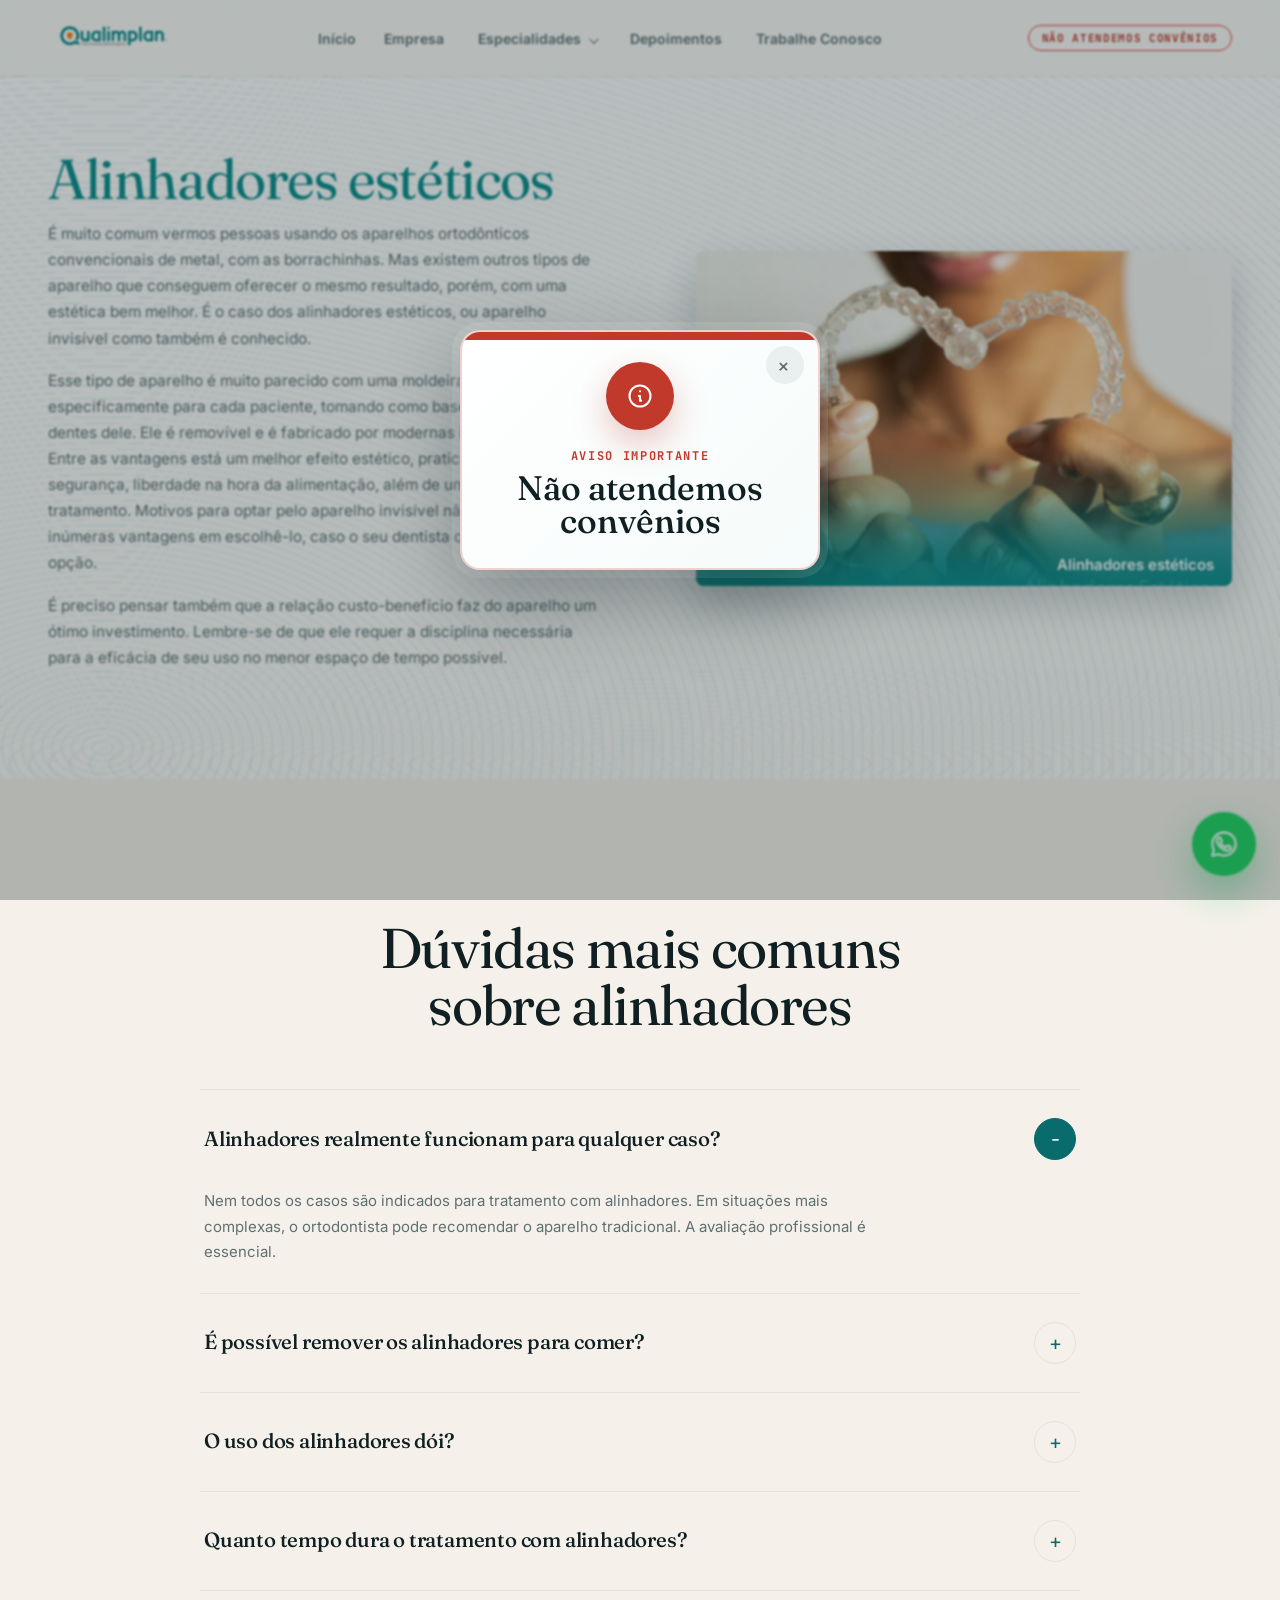
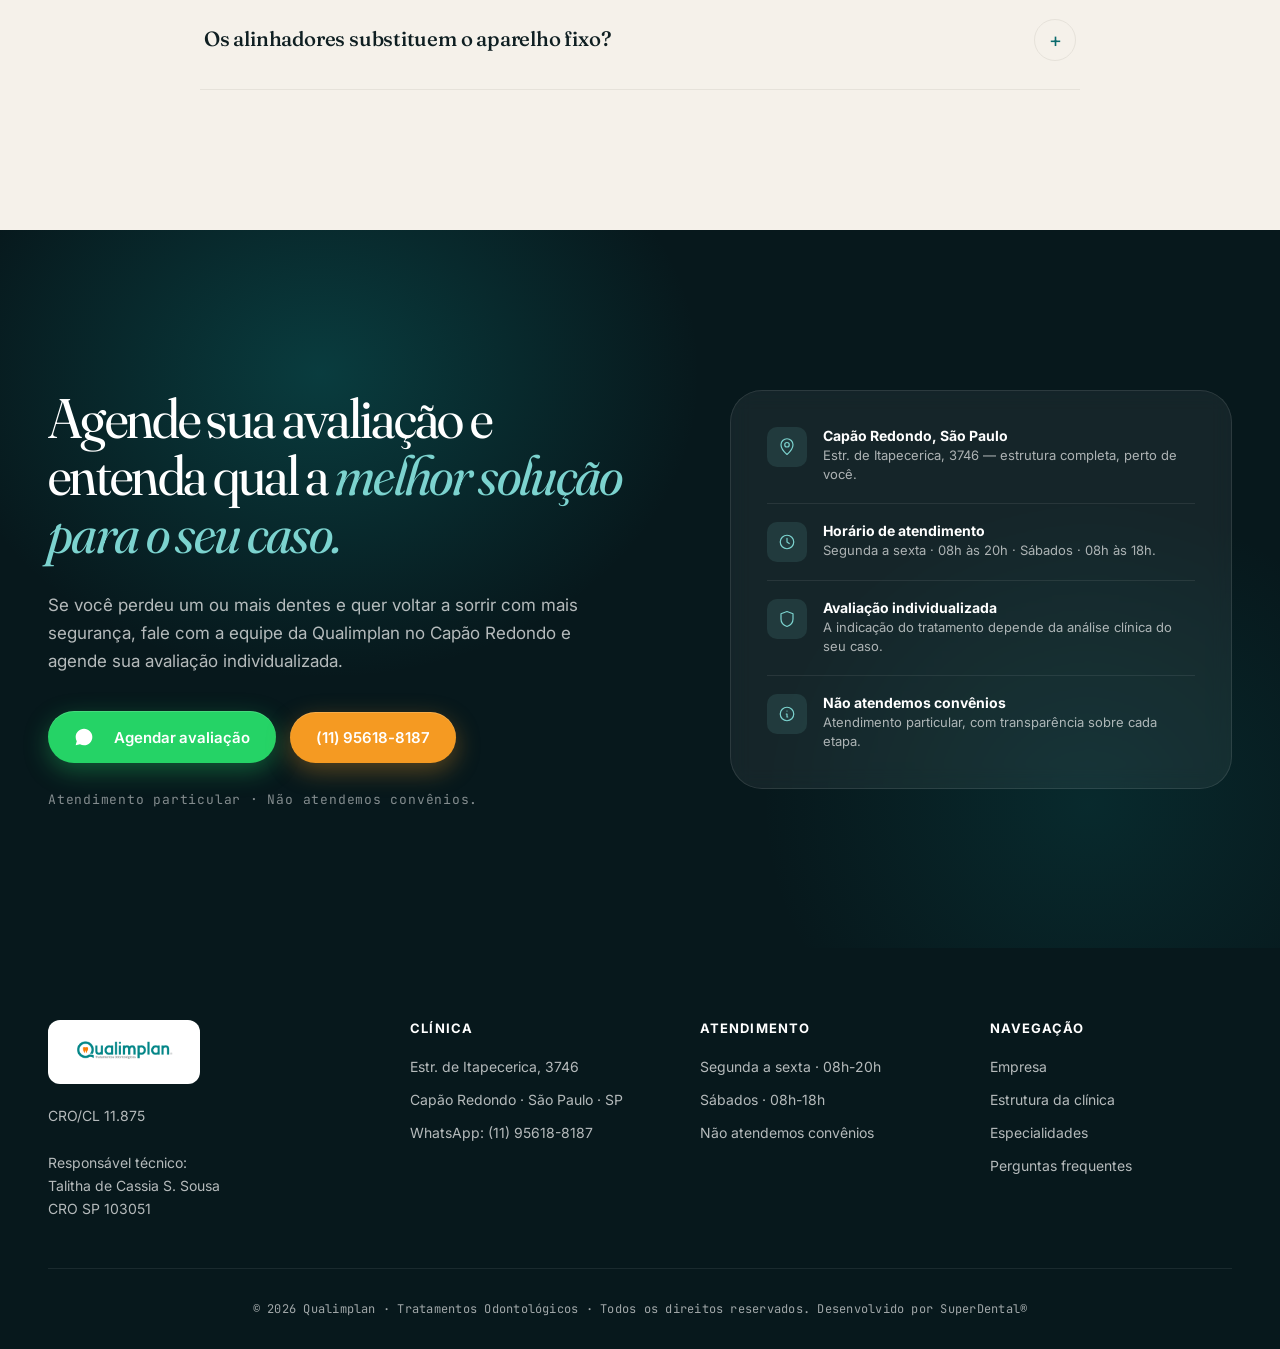
<file: alinhadores.html>
<!doctype html>
<html lang="pt-BR">
<head>
  <meta charset="utf-8">
  <meta name="viewport" content="width=device-width,initial-scale=1">
  <!-- Google tag (gtag.js) -->
  <script async src="https://www.googletagmanager.com/gtag/js?id=G-245B7WVMEZ"></script>
  <script>
    window.dataLayer = window.dataLayer || [];
    function gtag(){dataLayer.push(arguments);}
    gtag('js', new Date());

    gtag('config', 'G-245B7WVMEZ');
  </script>
  <title>Alinhadores est&eacute;ticos | Qualimplan</title>
  <meta name="description" content="Alinhadores est&eacute;ticos na Qualimplan, no Cap&atilde;o Redondo. Conhe&ccedil;a o aparelho invis&iacute;vel e agende sua avalia&ccedil;&atilde;o.">
  <link rel="icon" href="assets/favicon.png">
  <link rel="preconnect" href="https://fonts.googleapis.com">
  <link rel="preconnect" href="https://fonts.gstatic.com" crossorigin>
  <link href="https://fonts.googleapis.com/css2?family=Fraunces:ital,opsz,wght,SOFT@0,9..144,300..700,30..100;1,9..144,300..700,30..100&family=Inter:wght@400;500;600;700;800&family=JetBrains+Mono:wght@400;500&display=swap" rel="stylesheet">
  <link rel="stylesheet" href="ortodontia.css">
</head>
<body>
  <header class="ortho-header">
    <div class="ortho-container header-inner">
      <a href="index.html#hero" class="header-logo" aria-label="Qualimplan - in&iacute;cio">
        <img src="assets/logo.png" alt="Qualimplan">
      </a>
      <button class="header-mobile-toggle" type="button" aria-label="Abrir menu" aria-expanded="false">
        <svg class="mobile-icon-menu" width="24" height="24" viewBox="0 0 24 24" fill="none" stroke="currentColor" stroke-width="1.8" aria-hidden="true">
          <path d="M4 7h16M4 12h16M4 17h16" stroke-linecap="round"/>
        </svg>
        <svg class="mobile-icon-close" width="24" height="24" viewBox="0 0 24 24" fill="none" stroke="currentColor" stroke-width="1.8" aria-hidden="true">
          <path d="M8 8l8 8M16 8l-8 8" stroke-linecap="round" stroke-linejoin="round"/>
        </svg>
      </button>
      <nav class="header-nav" aria-label="Navega&ccedil;&atilde;o principal">
        <a href="index.html#hero">In&iacute;cio</a>
        <a href="index.html#clinica">Empresa</a>
        <div class="header-menu-group">
          <button class="header-menu-trigger" type="button" aria-expanded="false">Especialidades</button>
          <div class="header-submenu">
            <a href="ortodontia.html">Ortodontia</a>
            <a href="protese.html">Pr&oacute;teses</a>
            <a href="odontopediatria.html">Odontopediatria</a>
            <a href="dentistica.html">Dent&iacute;stica</a>
            <a href="endodontia.html">Endodontia</a>
            <a href="periodontia.html">Periodontia</a>
            <a href="implante.html">Implantodontia</a>
            <a href="cirurgia.html">Cirurgia</a>
          </div>
        </div>
        <a href="index.html#confianca">Depoimentos</a>
        <button class="header-link-button" type="button" data-work-open>Trabalhe Conosco</button>
      </nav>
      <span class="header-notice">N&atilde;o atendemos conv&ecirc;nios</span>
    </div>
  </header>

  <main>
    <section class="ortho-hero">
      <div class="ortho-container ortho-hero-grid">
        <div class="ortho-copy">
          <h1>Alinhadores est&eacute;ticos</h1>
          <p>&Eacute; muito comum vermos pessoas usando os aparelhos ortod&ocirc;nticos convencionais de metal, com as borrachinhas. Mas existem outros tipos de aparelho que conseguem oferecer o mesmo resultado, por&eacute;m, com uma est&eacute;tica bem melhor. &Eacute; o caso dos alinhadores est&eacute;ticos, ou aparelho invis&iacute;vel como tamb&eacute;m &eacute; conhecido.</p>
          <p>Esse tipo de aparelho &eacute; muito parecido com uma moldeira e feito especificamente para cada paciente, tomando como base o molde dos dentes dele. Ele &eacute; remov&iacute;vel e &eacute; fabricado por modernas impressoras 3D. Entre as vantagens est&aacute; um melhor efeito est&eacute;tico, praticidade, conforto, seguran&ccedil;a, liberdade na hora da alimenta&ccedil;&atilde;o, al&eacute;m de um menor tempo de tratamento. Motivos para optar pelo aparelho invis&iacute;vel n&atilde;o faltam. H&aacute; in&uacute;meras vantagens em escolh&ecirc;-lo, caso o seu dentista ofere&ccedil;a como op&ccedil;&atilde;o.</p>
          <p>&Eacute; preciso pensar tamb&eacute;m que a rela&ccedil;&atilde;o custo-benef&iacute;cio faz do aparelho um &oacute;timo investimento. Lembre-se de que ele requer a disciplina necess&aacute;ria para a efic&aacute;cia de seu uso no menor espa&ccedil;o de tempo poss&iacute;vel.</p>
        </div>

        <figure class="ortho-card">
          <img src="assets/Prancheta-1-1.png.webp" alt="Alinhadores est&eacute;ticos transparentes">
          <figcaption>Alinhadores est&eacute;ticos</figcaption>
        </figure>
      </div>
    </section>

    <section class="ortho-faq">
      <div class="ortho-container">
        <div class="faq-head">
          <span>D&uacute;vidas frequentes</span>
          <h2>D&uacute;vidas mais comuns sobre alinhadores</h2>
        </div>
        <div class="faq-list">
          <details open>
            <summary>Alinhadores realmente funcionam para qualquer caso?</summary>
            <p>Nem todos os casos s&atilde;o indicados para tratamento com alinhadores. Em situa&ccedil;&otilde;es mais complexas, o ortodontista pode recomendar o aparelho tradicional. A avalia&ccedil;&atilde;o profissional &eacute; essencial.</p>
          </details>
          <details>
            <summary>&Eacute; poss&iacute;vel remover os alinhadores para comer?</summary>
            <p>Sim! Uma das principais vantagens &eacute; poder retir&aacute;-los durante as refei&ccedil;&otilde;es e para a higiene bucal, o que facilita muito o dia a dia.</p>
          </details>
          <details>
            <summary>O uso dos alinhadores d&oacute;i?</summary>
            <p>&Eacute; comum sentir um leve desconforto no in&iacute;cio de cada nova etapa do alinhador, mas &eacute; algo passageiro e bem mais leve que o de aparelhos fixos.</p>
          </details>
          <details>
            <summary>Quanto tempo dura o tratamento com alinhadores?</summary>
            <p>O tempo varia conforme a complexidade de cada caso, mas em m&eacute;dia, dura de 6 a 18 meses.</p>
          </details>
          <details>
            <summary>Os alinhadores substituem o aparelho fixo?</summary>
            <p>Sim, em muitos casos. Eles alinham os dentes de forma eficaz, com discri&ccedil;&atilde;o e mais conforto.</p>
          </details>
        </div>
      </div>
    </section>

    <section class="ortho-final">
      <div class="ortho-container final-inner">
        <div class="final-copy">
          <h2>Agende sua avalia&ccedil;&atilde;o e entenda qual a <em>melhor solu&ccedil;&atilde;o para o seu caso.</em></h2>
          <p>Se voc&ecirc; perdeu um ou mais dentes e quer voltar a sorrir com mais seguran&ccedil;a, fale com a equipe da Qualimplan no Cap&atilde;o Redondo e agende sua avalia&ccedil;&atilde;o individualizada.</p>
          <div class="final-actions">
            <a class="final-whatsapp" href="https://api.whatsapp.com/send?phone=5511956188187&text=Ol%C3%A1!%20Vim%20do%20site%20e%20gostaria%20de%20mais%20informa%C3%A7%C3%B5es." target="_blank" rel="noopener">Agendar avalia&ccedil;&atilde;o</a>
            <a class="final-phone" href="tel:011956188187">(11) 95618-8187</a>
          </div>
          <div class="final-micro">Atendimento particular &middot; N&atilde;o atendemos conv&ecirc;nios.</div>
        </div>
        <div class="final-card">
          <div class="final-card-row">
            <span class="final-card-icon">
              <svg viewBox="0 0 24 24" aria-hidden="true"><path d="M12 22s8-7 8-13a8 8 0 1 0-16 0c0 6 8 13 8 13z"/><circle cx="12" cy="9" r="3"/></svg>
            </span>
            <div>
              <strong>Cap&atilde;o Redondo, S&atilde;o Paulo</strong>
              <span>Estr. de Itapecerica, 3746 — estrutura completa, perto de voc&ecirc;.</span>
            </div>
          </div>
          <div class="final-card-row">
            <span class="final-card-icon">
              <svg viewBox="0 0 24 24" aria-hidden="true"><circle cx="12" cy="12" r="9"/><path d="M12 7v5l3 2"/></svg>
            </span>
            <div>
              <strong>Hor&aacute;rio de atendimento</strong>
              <span>Segunda a sexta &middot; 08h &agrave;s 20h &middot; S&aacute;bados &middot; 08h &agrave;s 18h.</span>
            </div>
          </div>
          <div class="final-card-row">
            <span class="final-card-icon">
              <svg viewBox="0 0 24 24" aria-hidden="true"><path d="M12 2l8 3v7c0 5-3.5 8.5-8 10-4.5-1.5-8-5-8-10V5l8-3z"/></svg>
            </span>
            <div>
              <strong>Avalia&ccedil;&atilde;o individualizada</strong>
              <span>A indica&ccedil;&atilde;o do tratamento depende da an&aacute;lise cl&iacute;nica do seu caso.</span>
            </div>
          </div>
          <div class="final-card-row">
            <span class="final-card-icon">
              <svg viewBox="0 0 24 24" aria-hidden="true"><circle cx="12" cy="12" r="9"/><path d="M12 8h.01M11 12h1v4h1"/></svg>
            </span>
            <div>
              <strong>N&atilde;o atendemos conv&ecirc;nios</strong>
              <span>Atendimento particular, com transpar&ecirc;ncia sobre cada etapa.</span>
            </div>
          </div>
        </div>
      </div>
    </section>
  </main>

  <footer class="site-footer">
    <div class="ortho-container">
      <div class="footer-top">
        <div>
          <div class="footer-logo"><img src="assets/logo.png" alt="Qualimplan"></div>
          <p class="footer-brand-text">CRO/CL 11.875<br><br>Respons&aacute;vel t&eacute;cnico:<br>Talitha de Cassia S. Sousa<br>CRO SP 103051</p>
        </div>
        <div>
          <h4>Cl&iacute;nica</h4>
          <ul>
            <li>Estr. de Itapecerica, 3746</li>
            <li>Cap&atilde;o Redondo &middot; S&atilde;o Paulo &middot; SP</li>
            <li><a href="https://api.whatsapp.com/send?phone=5511956188187&text=Ol%C3%A1!%20Vim%20do%20site%20e%20gostaria%20de%20mais%20informa%C3%A7%C3%B5es." target="_blank" rel="noopener">WhatsApp: (11) 95618-8187</a></li>
          </ul>
        </div>
        <div>
          <h4>Atendimento</h4>
          <ul>
            <li>Segunda a sexta &middot; 08h-20h</li>
            <li>S&aacute;bados &middot; 08h-18h</li>
            <li>N&atilde;o atendemos conv&ecirc;nios</li>
          </ul>
        </div>
        <div>
          <h4>Navega&ccedil;&atilde;o</h4>
          <ul>
            <li><a href="index.html#clinica">Empresa</a></li>
            <li><a href="index.html#estrutura">Estrutura da cl&iacute;nica</a></li>
            <li><a href="index.html#especialidades">Especialidades</a></li>
            <li><a href="index.html#faq">Perguntas frequentes</a></li>
          </ul>
        </div>
      </div>
      <div class="footer-bottom">
        <span>&copy; 2026 Qualimplan &middot; Tratamentos Odontol&oacute;gicos &middot; Todos os direitos reservados. Desenvolvido por SuperDental&reg;</span>
      </div>
    </div>
  </footer>

  <a class="wa-float" href="https://api.whatsapp.com/send?phone=5511956188187&text=Ol%C3%A1!%20Vim%20do%20site%20e%20gostaria%20de%20mais%20informa%C3%A7%C3%B5es." target="_blank" rel="noopener" aria-label="Falar no WhatsApp">
    <span class="wa-float-ico" aria-hidden="true">
      <svg width="28" height="28" viewBox="0 0 24 24" fill="none" stroke="currentColor" stroke-width="1.8" xmlns="http://www.w3.org/2000/svg">
        <path d="M17.5 14.4c-.3-.2-1.8-.9-2-1-.3-.1-.5-.1-.7.1-.2.3-.8 1-1 1.2-.2.2-.3.2-.6.1-.3-.2-1.3-.5-2.4-1.5-.9-.8-1.5-1.8-1.7-2.1-.2-.3 0-.5.1-.6.1-.1.3-.3.4-.5.1-.2.2-.3.3-.5.1-.2 0-.4 0-.5 0-.1-.6-1.6-.9-2.2-.2-.6-.5-.5-.7-.5h-.6c-.2 0-.5.1-.8.4-.3.3-1 1-1 2.5s1.1 2.9 1.2 3.1c.1.2 2.1 3.2 5 4.5.7.3 1.3.5 1.7.6.7.2 1.4.2 1.9.1.6-.1 1.8-.7 2-1.4.3-.7.3-1.3.2-1.4-.1-.1-.3-.2-.6-.4zM12 2C6.5 2 2 6.5 2 12c0 1.8.5 3.5 1.3 5L2 22l5.2-1.3c1.4.8 3.1 1.2 4.8 1.2 5.5 0 10-4.5 10-10S17.5 2 12 2z" stroke-linejoin="round"/>
      </svg>
    </span>
  </a>

  <div class="insurance-popup" role="presentation">
    <button class="insurance-popup-backdrop" type="button" data-insurance-close aria-label="Fechar aviso"></button>
    <div class="insurance-popup-card" role="dialog" aria-modal="true" aria-labelledby="insurance-popup-title">
      <button class="insurance-popup-close" type="button" data-insurance-close aria-label="Fechar aviso">+</button>
      <div class="insurance-popup-icon" aria-hidden="true">
        <svg viewBox="0 0 24 24" fill="none" stroke="currentColor" stroke-width="1.8">
          <circle cx="12" cy="12" r="9"></circle>
          <path d="M12 8h.01M11 12h1v4h1" stroke-linecap="round" stroke-linejoin="round"></path>
        </svg>
      </div>
      <p class="insurance-popup-kicker">Aviso importante</p>
      <h2 id="insurance-popup-title" class="insurance-popup-title">N&atilde;o atendemos conv&ecirc;nios</h2>
    </div>
  </div>

  <div class="work-popup" hidden>
    <button class="work-popup-backdrop" type="button" data-work-close aria-label="Fechar"></button>
    <div class="work-popup-card" role="dialog" aria-modal="true" aria-labelledby="work-title">
      <button class="work-popup-close" type="button" data-work-close aria-label="Fechar">+</button>
      <h2 id="work-title">Trabalhe Conosco</h2>
      <p>Curr&iacute;culos s&atilde;o recebidos exclusivamente no e-mail: <a href="mailto:odontologia@qualimplan.com.br">odontologia@qualimplan.com.br</a></p>
    </div>
  </div>

  <script>
    const mobileButton = document.querySelector('.header-mobile-toggle');
    const nav = document.querySelector('.header-nav');
    const specialtyButton = document.querySelector('.header-menu-trigger');
    const specialtyGroup = document.querySelector('.header-menu-group');
    const popup = document.querySelector('.work-popup');
    const insurancePopup = document.querySelector('.insurance-popup');

    const closeInsurancePopup = () => {
      if (insurancePopup) {
        insurancePopup.hidden = true;
      }
    };

    mobileButton.addEventListener('click', () => {
      const open = nav.classList.toggle('open');
      mobileButton.setAttribute('aria-expanded', String(open));
      if (!open) {
        specialtyGroup.classList.remove('open');
        specialtyButton.setAttribute('aria-expanded', 'false');
      }
    });

    specialtyButton.addEventListener('click', () => {
      const open = specialtyGroup.classList.toggle('open');
      specialtyButton.setAttribute('aria-expanded', String(open));
    });

    document.querySelectorAll('.header-nav a').forEach((link) => {
      link.addEventListener('click', () => {
        nav.classList.remove('open');
        mobileButton.setAttribute('aria-expanded', 'false');
      });
    });

    document.querySelectorAll('[data-work-open]').forEach((button) => {
      button.addEventListener('click', () => {
        popup.hidden = false;
        nav.classList.remove('open');
      });
    });

    document.querySelectorAll('[data-work-close]').forEach((button) => {
      button.addEventListener('click', () => {
        popup.hidden = true;
      });
    });

    document.querySelectorAll('[data-insurance-close]').forEach((button) => {
      button.addEventListener('click', closeInsurancePopup);
    });

    document.addEventListener('keydown', (event) => {
      if (event.key === 'Escape') {
        closeInsurancePopup();
      }
    });
  </script>
</body>
</html>
</file>
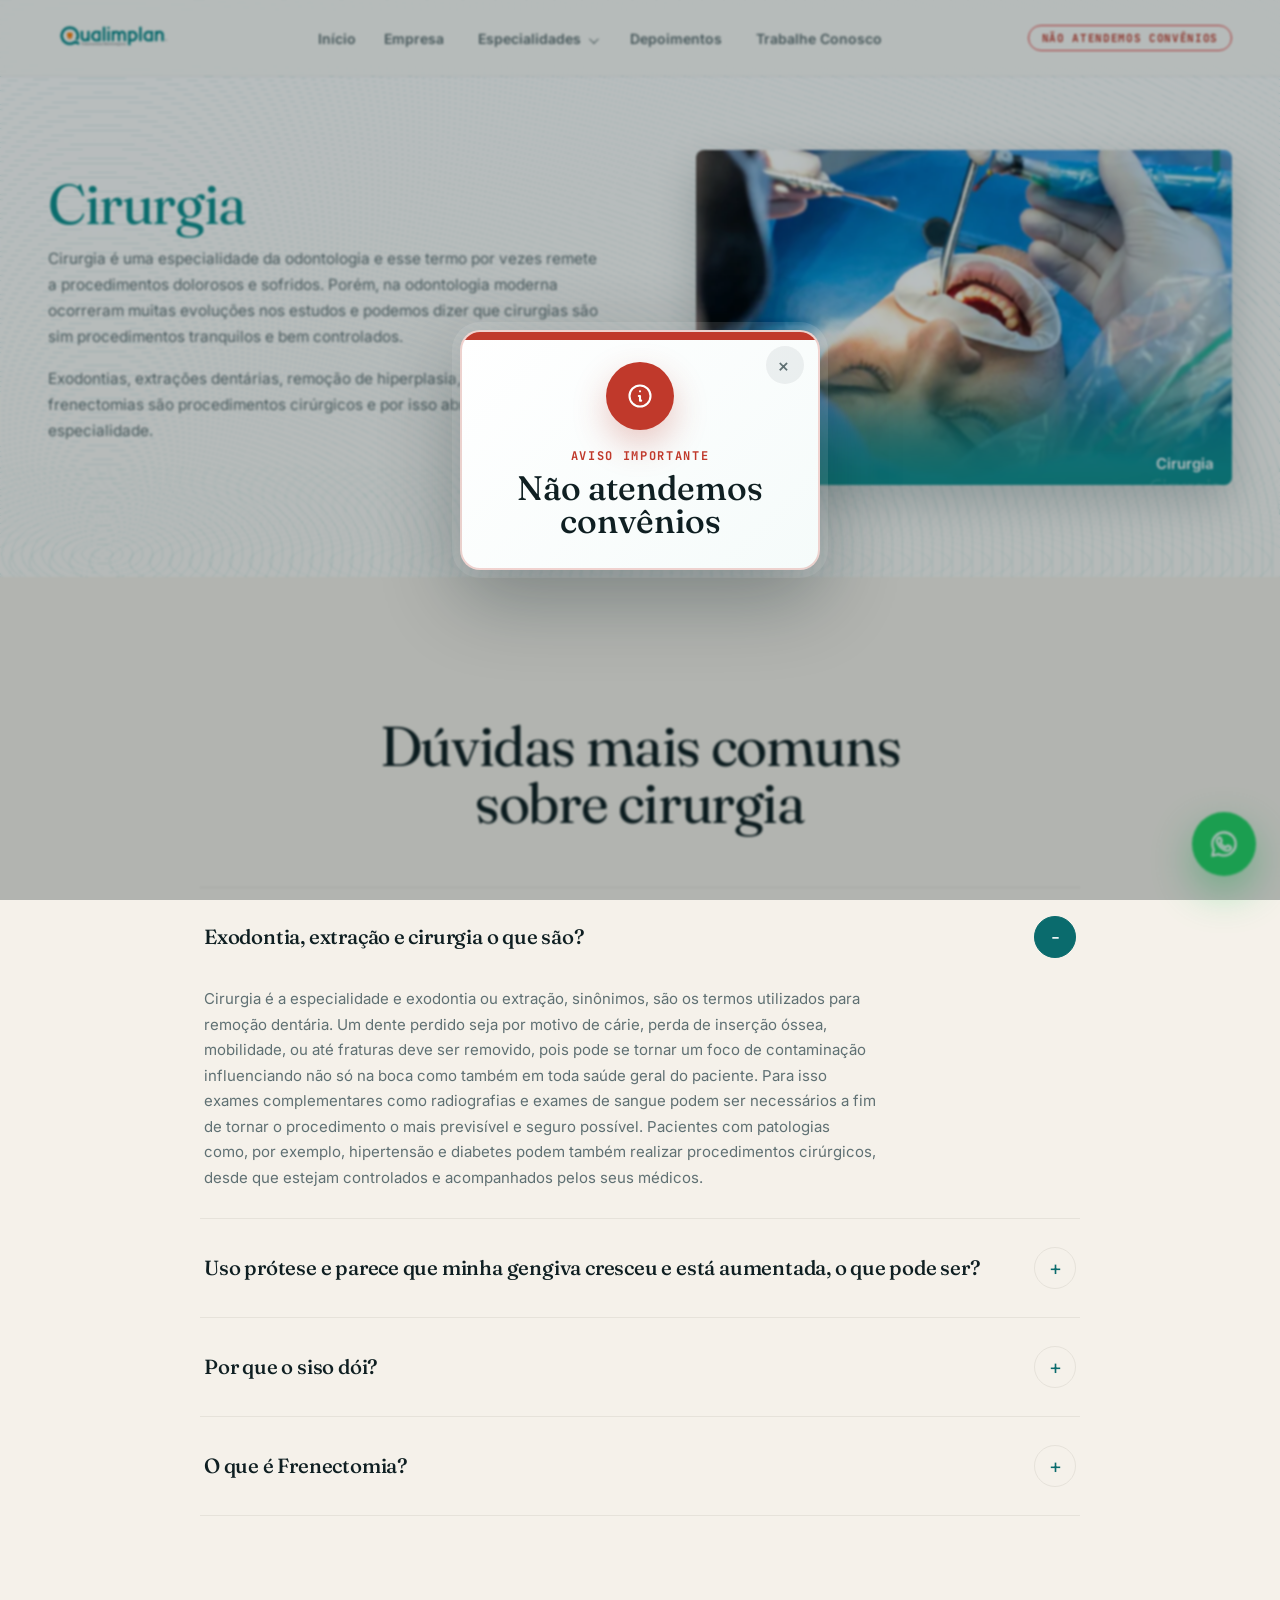
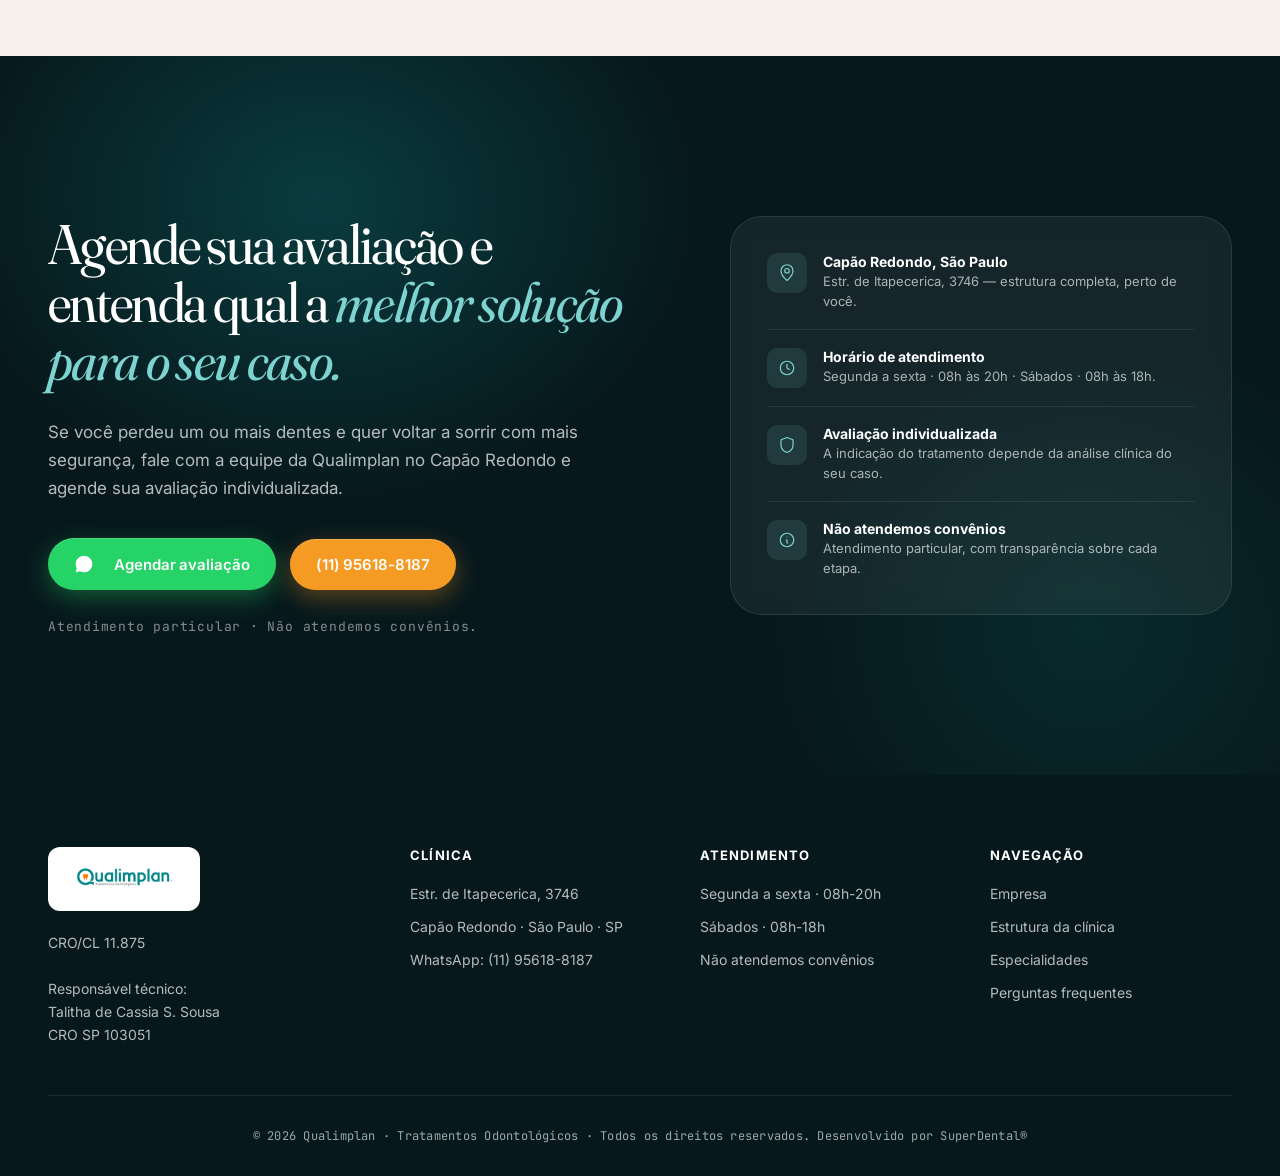
<file: cirurgia.html>
<!doctype html>
<html lang="pt-BR">
<head>
  <meta charset="utf-8">
  <meta name="viewport" content="width=device-width,initial-scale=1">
  <!-- Google tag (gtag.js) -->
  <script async src="https://www.googletagmanager.com/gtag/js?id=G-245B7WVMEZ"></script>
  <script>
    window.dataLayer = window.dataLayer || [];
    function gtag(){dataLayer.push(arguments);}
    gtag('js', new Date());

    gtag('config', 'G-245B7WVMEZ');
  </script>
  <title>Cirurgia | Qualimplan</title>
  <meta name="description" content="Cirurgia odontol&oacute;gica na Qualimplan, no Cap&atilde;o Redondo. Exodontias, remo&ccedil;&atilde;o de hiperplasia, bi&oacute;psia e frenectomias.">
  <link rel="icon" href="assets/favicon.png">
  <link rel="preconnect" href="https://fonts.googleapis.com">
  <link rel="preconnect" href="https://fonts.gstatic.com" crossorigin>
  <link href="https://fonts.googleapis.com/css2?family=Fraunces:ital,opsz,wght,SOFT@0,9..144,300..700,30..100;1,9..144,300..700,30..100&family=Inter:wght@400;500;600;700;800&family=JetBrains+Mono:wght@400;500&display=swap" rel="stylesheet">
  <link rel="stylesheet" href="ortodontia.css">
</head>
<body>
  <header class="ortho-header">
    <div class="ortho-container header-inner">
      <a href="index.html#hero" class="header-logo" aria-label="Qualimplan - in&iacute;cio">
        <img src="assets/logo.png" alt="Qualimplan">
      </a>
      <button class="header-mobile-toggle" type="button" aria-label="Abrir menu" aria-expanded="false">
        <svg class="mobile-icon-menu" width="24" height="24" viewBox="0 0 24 24" fill="none" stroke="currentColor" stroke-width="1.8" aria-hidden="true">
          <path d="M4 7h16M4 12h16M4 17h16" stroke-linecap="round"/>
        </svg>
        <svg class="mobile-icon-close" width="24" height="24" viewBox="0 0 24 24" fill="none" stroke="currentColor" stroke-width="1.8" aria-hidden="true">
          <path d="M8 8l8 8M16 8l-8 8" stroke-linecap="round" stroke-linejoin="round"/>
        </svg>
      </button>
      <nav class="header-nav" aria-label="Navega&ccedil;&atilde;o principal">
        <a href="index.html#hero">In&iacute;cio</a>
        <a href="index.html#clinica">Empresa</a>
        <div class="header-menu-group">
          <button class="header-menu-trigger" type="button" aria-expanded="false">Especialidades</button>
          <div class="header-submenu">
            <a href="ortodontia.html">Ortodontia</a>
            <a href="protese.html">Pr&oacute;teses</a>
            <a href="odontopediatria.html">Odontopediatria</a>
            <a href="dentistica.html">Dent&iacute;stica</a>
            <a href="endodontia.html">Endodontia</a>
            <a href="periodontia.html">Periodontia</a>
            <a href="implante.html">Implantodontia</a>
            <a href="cirurgia.html">Cirurgia</a>
          </div>
        </div>
        <a href="index.html#confianca">Depoimentos</a>
        <button class="header-link-button" type="button" data-work-open>Trabalhe Conosco</button>
      </nav>
      <span class="header-notice">N&atilde;o atendemos conv&ecirc;nios</span>
    </div>
  </header>

  <main>
    <section class="ortho-hero">
      <div class="ortho-container ortho-hero-grid">
        <div class="ortho-copy">
          <h1>Cirurgia</h1>
          <p>Cirurgia &eacute; uma especialidade da odontologia e esse termo por vezes remete a procedimentos dolorosos e sofridos. Por&eacute;m, na odontologia moderna ocorreram muitas evolu&ccedil;&otilde;es nos estudos e podemos dizer que cirurgias s&atilde;o sim procedimentos tranquilos e bem controlados.</p>
          <p>Exodontias, extra&ccedil;&otilde;es dent&aacute;rias, remo&ccedil;&atilde;o de hiperplasia, bi&oacute;psia e frenectomias s&atilde;o procedimentos cir&uacute;rgicos e por isso abrangem esta especialidade.</p>
        </div>

        <figure class="ortho-card">
          <img src="assets/Cirurgia.png.webp" alt="Cirurgia odontol&oacute;gica">
          <figcaption>Cirurgia</figcaption>
        </figure>
      </div>
    </section>

    <section class="ortho-faq">
      <div class="ortho-container">
        <div class="faq-head">
          <span>D&uacute;vidas frequentes</span>
          <h2>D&uacute;vidas mais comuns sobre cirurgia</h2>
        </div>
        <div class="faq-list">
          <details open>
            <summary>Exodontia, extra&ccedil;&atilde;o e cirurgia o que s&atilde;o?</summary>
            <p>Cirurgia &eacute; a especialidade e exodontia ou extra&ccedil;&atilde;o, sin&ocirc;nimos, s&atilde;o os termos utilizados para remo&ccedil;&atilde;o dent&aacute;ria. Um dente perdido seja por motivo de c&aacute;rie, perda de inser&ccedil;&atilde;o &oacute;ssea, mobilidade, ou at&eacute; fraturas deve ser removido, pois pode se tornar um foco de contamina&ccedil;&atilde;o influenciando n&atilde;o s&oacute; na boca como tamb&eacute;m em toda sa&uacute;de geral do paciente. Para isso exames complementares como radiografias e exames de sangue podem ser necess&aacute;rios a fim de tornar o procedimento o mais previs&iacute;vel e seguro poss&iacute;vel. Pacientes com patologias como, por exemplo, hipertens&atilde;o e diabetes podem tamb&eacute;m realizar procedimentos cir&uacute;rgicos, desde que estejam controlados e acompanhados pelos seus m&eacute;dicos.</p>
          </details>
          <details>
            <summary>Uso pr&oacute;tese e parece que minha gengiva cresceu e est&aacute; aumentada, o que pode ser?</summary>
            <p>Pode ser um caso de Hiperplasia Fibrosa Inflamat&oacute;ria que s&atilde;o les&otilde;es causadas na mucosa devido ao uso prolongado de pr&oacute;teses mal adaptadas. Elas s&atilde;o benignas, mas podem causar dor e desconforto ao usar a pr&oacute;tese e por este motivo devem ser removidas. Esse procedimento pode ser realizado com bisturi convencional, el&eacute;trico e harm&ocirc;nico. Lembrando sempre que todo diagn&oacute;stico deve ser realizado por um cirurgi&atilde;o-dentista que tomar&aacute; a melhor decis&atilde;o para cada caso.</p>
          </details>
          <details>
            <summary>Por que o siso d&oacute;i?</summary>
            <p>Os terceiros molares, mais conhecidos como dente do siso, por vezes causam dor aos pacientes, pois na maioria das vezes a arcada n&atilde;o possui espa&ccedil;o adequado para esses dentes. Eles podem estar mal posicionados como inclusos, semi-inclusos, impactados entre outros e nesses casos estruturas nobres como vasos e nervos que podem estar pr&oacute;ximos ao dente devem ser preservados no momento da extra&ccedil;&atilde;o. Dessa maneira o procedimento deve ser realizado por um dentista especialista para que a cirurgia transcorra da melhor forma poss&iacute;vel.</p>
          </details>
          <details>
            <summary>O que &eacute; Frenectomia?</summary>
            <p>Frenectomia &eacute; o nome da cirurgia onde se remove o freio labial que pode ser superior ou inferior e freio lingual. O freio labial quando em tamanho aumentado provoca um espa&ccedil;amento, diastema, entre os dentes. O freio lingual pode ser o causador de problemas na fala como conhecido por l&iacute;ngua presa. N&atilde;o deixe de consultar um cirurgi&atilde;o dentista para fazer uma avalia&ccedil;&atilde;o e assim poder diagnosticar todos os casos.</p>
          </details>
        </div>
      </div>
    </section>

    <section class="ortho-final">
      <div class="ortho-container final-inner">
        <div class="final-copy">
          <h2>Agende sua avalia&ccedil;&atilde;o e entenda qual a <em>melhor solu&ccedil;&atilde;o para o seu caso.</em></h2>
          <p>Se voc&ecirc; perdeu um ou mais dentes e quer voltar a sorrir com mais seguran&ccedil;a, fale com a equipe da Qualimplan no Cap&atilde;o Redondo e agende sua avalia&ccedil;&atilde;o individualizada.</p>
          <div class="final-actions">
            <a class="final-whatsapp" href="https://api.whatsapp.com/send?phone=5511956188187&text=Ol%C3%A1!%20Vim%20do%20site%20e%20gostaria%20de%20mais%20informa%C3%A7%C3%B5es." target="_blank" rel="noopener">Agendar avalia&ccedil;&atilde;o</a>
            <a class="final-phone" href="tel:011956188187">(11) 95618-8187</a>
          </div>
          <div class="final-micro">Atendimento particular &middot; N&atilde;o atendemos conv&ecirc;nios.</div>
        </div>
        <div class="final-card">
          <div class="final-card-row">
            <span class="final-card-icon">
              <svg viewBox="0 0 24 24" aria-hidden="true"><path d="M12 22s8-7 8-13a8 8 0 1 0-16 0c0 6 8 13 8 13z"/><circle cx="12" cy="9" r="3"/></svg>
            </span>
            <div>
              <strong>Cap&atilde;o Redondo, S&atilde;o Paulo</strong>
              <span>Estr. de Itapecerica, 3746 — estrutura completa, perto de voc&ecirc;.</span>
            </div>
          </div>
          <div class="final-card-row">
            <span class="final-card-icon">
              <svg viewBox="0 0 24 24" aria-hidden="true"><circle cx="12" cy="12" r="9"/><path d="M12 7v5l3 2"/></svg>
            </span>
            <div>
              <strong>Hor&aacute;rio de atendimento</strong>
              <span>Segunda a sexta &middot; 08h &agrave;s 20h &middot; S&aacute;bados &middot; 08h &agrave;s 18h.</span>
            </div>
          </div>
          <div class="final-card-row">
            <span class="final-card-icon">
              <svg viewBox="0 0 24 24" aria-hidden="true"><path d="M12 2l8 3v7c0 5-3.5 8.5-8 10-4.5-1.5-8-5-8-10V5l8-3z"/></svg>
            </span>
            <div>
              <strong>Avalia&ccedil;&atilde;o individualizada</strong>
              <span>A indica&ccedil;&atilde;o do tratamento depende da an&aacute;lise cl&iacute;nica do seu caso.</span>
            </div>
          </div>
          <div class="final-card-row">
            <span class="final-card-icon">
              <svg viewBox="0 0 24 24" aria-hidden="true"><circle cx="12" cy="12" r="9"/><path d="M12 8h.01M11 12h1v4h1"/></svg>
            </span>
            <div>
              <strong>N&atilde;o atendemos conv&ecirc;nios</strong>
              <span>Atendimento particular, com transpar&ecirc;ncia sobre cada etapa.</span>
            </div>
          </div>
        </div>
      </div>
    </section>
  </main>

  <footer class="site-footer">
    <div class="ortho-container">
      <div class="footer-top">
        <div>
          <div class="footer-logo"><img src="assets/logo.png" alt="Qualimplan"></div>
          <p class="footer-brand-text">CRO/CL 11.875<br><br>Respons&aacute;vel t&eacute;cnico:<br>Talitha de Cassia S. Sousa<br>CRO SP 103051</p>
        </div>
        <div>
          <h4>Cl&iacute;nica</h4>
          <ul>
            <li>Estr. de Itapecerica, 3746</li>
            <li>Cap&atilde;o Redondo &middot; S&atilde;o Paulo &middot; SP</li>
            <li><a href="https://api.whatsapp.com/send?phone=5511956188187&text=Ol%C3%A1!%20Vim%20do%20site%20e%20gostaria%20de%20mais%20informa%C3%A7%C3%B5es." target="_blank" rel="noopener">WhatsApp: (11) 95618-8187</a></li>
          </ul>
        </div>
        <div>
          <h4>Atendimento</h4>
          <ul>
            <li>Segunda a sexta &middot; 08h-20h</li>
            <li>S&aacute;bados &middot; 08h-18h</li>
            <li>N&atilde;o atendemos conv&ecirc;nios</li>
          </ul>
        </div>
        <div>
          <h4>Navega&ccedil;&atilde;o</h4>
          <ul>
            <li><a href="index.html#clinica">Empresa</a></li>
            <li><a href="index.html#estrutura">Estrutura da cl&iacute;nica</a></li>
            <li><a href="index.html#especialidades">Especialidades</a></li>
            <li><a href="index.html#faq">Perguntas frequentes</a></li>
          </ul>
        </div>
      </div>
      <div class="footer-bottom">
        <span>&copy; 2026 Qualimplan &middot; Tratamentos Odontol&oacute;gicos &middot; Todos os direitos reservados. Desenvolvido por SuperDental&reg;</span>
      </div>
    </div>
  </footer>

  <a class="wa-float" href="https://api.whatsapp.com/send?phone=5511956188187&text=Ol%C3%A1!%20Vim%20do%20site%20e%20gostaria%20de%20mais%20informa%C3%A7%C3%B5es." target="_blank" rel="noopener" aria-label="Falar no WhatsApp">
    <span class="wa-float-ico" aria-hidden="true">
      <svg width="28" height="28" viewBox="0 0 24 24" fill="none" stroke="currentColor" stroke-width="1.8" xmlns="http://www.w3.org/2000/svg">
        <path d="M17.5 14.4c-.3-.2-1.8-.9-2-1-.3-.1-.5-.1-.7.1-.2.3-.8 1-1 1.2-.2.2-.3.2-.6.1-.3-.2-1.3-.5-2.4-1.5-.9-.8-1.5-1.8-1.7-2.1-.2-.3 0-.5.1-.6.1-.1.3-.3.4-.5.1-.2.2-.3.3-.5.1-.2 0-.4 0-.5 0-.1-.6-1.6-.9-2.2-.2-.6-.5-.5-.7-.5h-.6c-.2 0-.5.1-.8.4-.3.3-1 1-1 2.5s1.1 2.9 1.2 3.1c.1.2 2.1 3.2 5 4.5.7.3 1.3.5 1.7.6.7.2 1.4.2 1.9.1.6-.1 1.8-.7 2-1.4.3-.7.3-1.3.2-1.4-.1-.1-.3-.2-.6-.4zM12 2C6.5 2 2 6.5 2 12c0 1.8.5 3.5 1.3 5L2 22l5.2-1.3c1.4.8 3.1 1.2 4.8 1.2 5.5 0 10-4.5 10-10S17.5 2 12 2z" stroke-linejoin="round"/>
      </svg>
    </span>
  </a>

  <div class="insurance-popup" role="presentation">
    <button class="insurance-popup-backdrop" type="button" data-insurance-close aria-label="Fechar aviso"></button>
    <div class="insurance-popup-card" role="dialog" aria-modal="true" aria-labelledby="insurance-popup-title">
      <button class="insurance-popup-close" type="button" data-insurance-close aria-label="Fechar aviso">+</button>
      <div class="insurance-popup-icon" aria-hidden="true">
        <svg viewBox="0 0 24 24" fill="none" stroke="currentColor" stroke-width="1.8">
          <circle cx="12" cy="12" r="9"></circle>
          <path d="M12 8h.01M11 12h1v4h1" stroke-linecap="round" stroke-linejoin="round"></path>
        </svg>
      </div>
      <p class="insurance-popup-kicker">Aviso importante</p>
      <h2 id="insurance-popup-title" class="insurance-popup-title">N&atilde;o atendemos conv&ecirc;nios</h2>
    </div>
  </div>

  <div class="work-popup" hidden>
    <button class="work-popup-backdrop" type="button" data-work-close aria-label="Fechar"></button>
    <div class="work-popup-card" role="dialog" aria-modal="true" aria-labelledby="work-title">
      <button class="work-popup-close" type="button" data-work-close aria-label="Fechar">+</button>
      <h2 id="work-title">Trabalhe Conosco</h2>
      <p>Curr&iacute;culos s&atilde;o recebidos exclusivamente no e-mail: <a href="mailto:odontologia@qualimplan.com.br">odontologia@qualimplan.com.br</a></p>
    </div>
  </div>

  <script>
    const mobileButton = document.querySelector('.header-mobile-toggle');
    const nav = document.querySelector('.header-nav');
    const specialtyButton = document.querySelector('.header-menu-trigger');
    const specialtyGroup = document.querySelector('.header-menu-group');
    const popup = document.querySelector('.work-popup');
    const insurancePopup = document.querySelector('.insurance-popup');

    const closeInsurancePopup = () => {
      if (insurancePopup) {
        insurancePopup.hidden = true;
      }
    };

    mobileButton.addEventListener('click', () => {
      const open = nav.classList.toggle('open');
      mobileButton.setAttribute('aria-expanded', String(open));
      if (!open) {
        specialtyGroup.classList.remove('open');
        specialtyButton.setAttribute('aria-expanded', 'false');
      }
    });

    specialtyButton.addEventListener('click', () => {
      const open = specialtyGroup.classList.toggle('open');
      specialtyButton.setAttribute('aria-expanded', String(open));
    });

    document.querySelectorAll('.header-nav a').forEach((link) => {
      link.addEventListener('click', () => {
        nav.classList.remove('open');
        mobileButton.setAttribute('aria-expanded', 'false');
      });
    });

    document.querySelectorAll('[data-work-open]').forEach((button) => {
      button.addEventListener('click', () => {
        popup.hidden = false;
        nav.classList.remove('open');
      });
    });

    document.querySelectorAll('[data-work-close]').forEach((button) => {
      button.addEventListener('click', () => {
        popup.hidden = true;
      });
    });

    document.querySelectorAll('[data-insurance-close]').forEach((button) => {
      button.addEventListener('click', closeInsurancePopup);
    });

    document.addEventListener('keydown', (event) => {
      if (event.key === 'Escape') {
        closeInsurancePopup();
      }
    });
  </script>
</body>
</html>
</file>
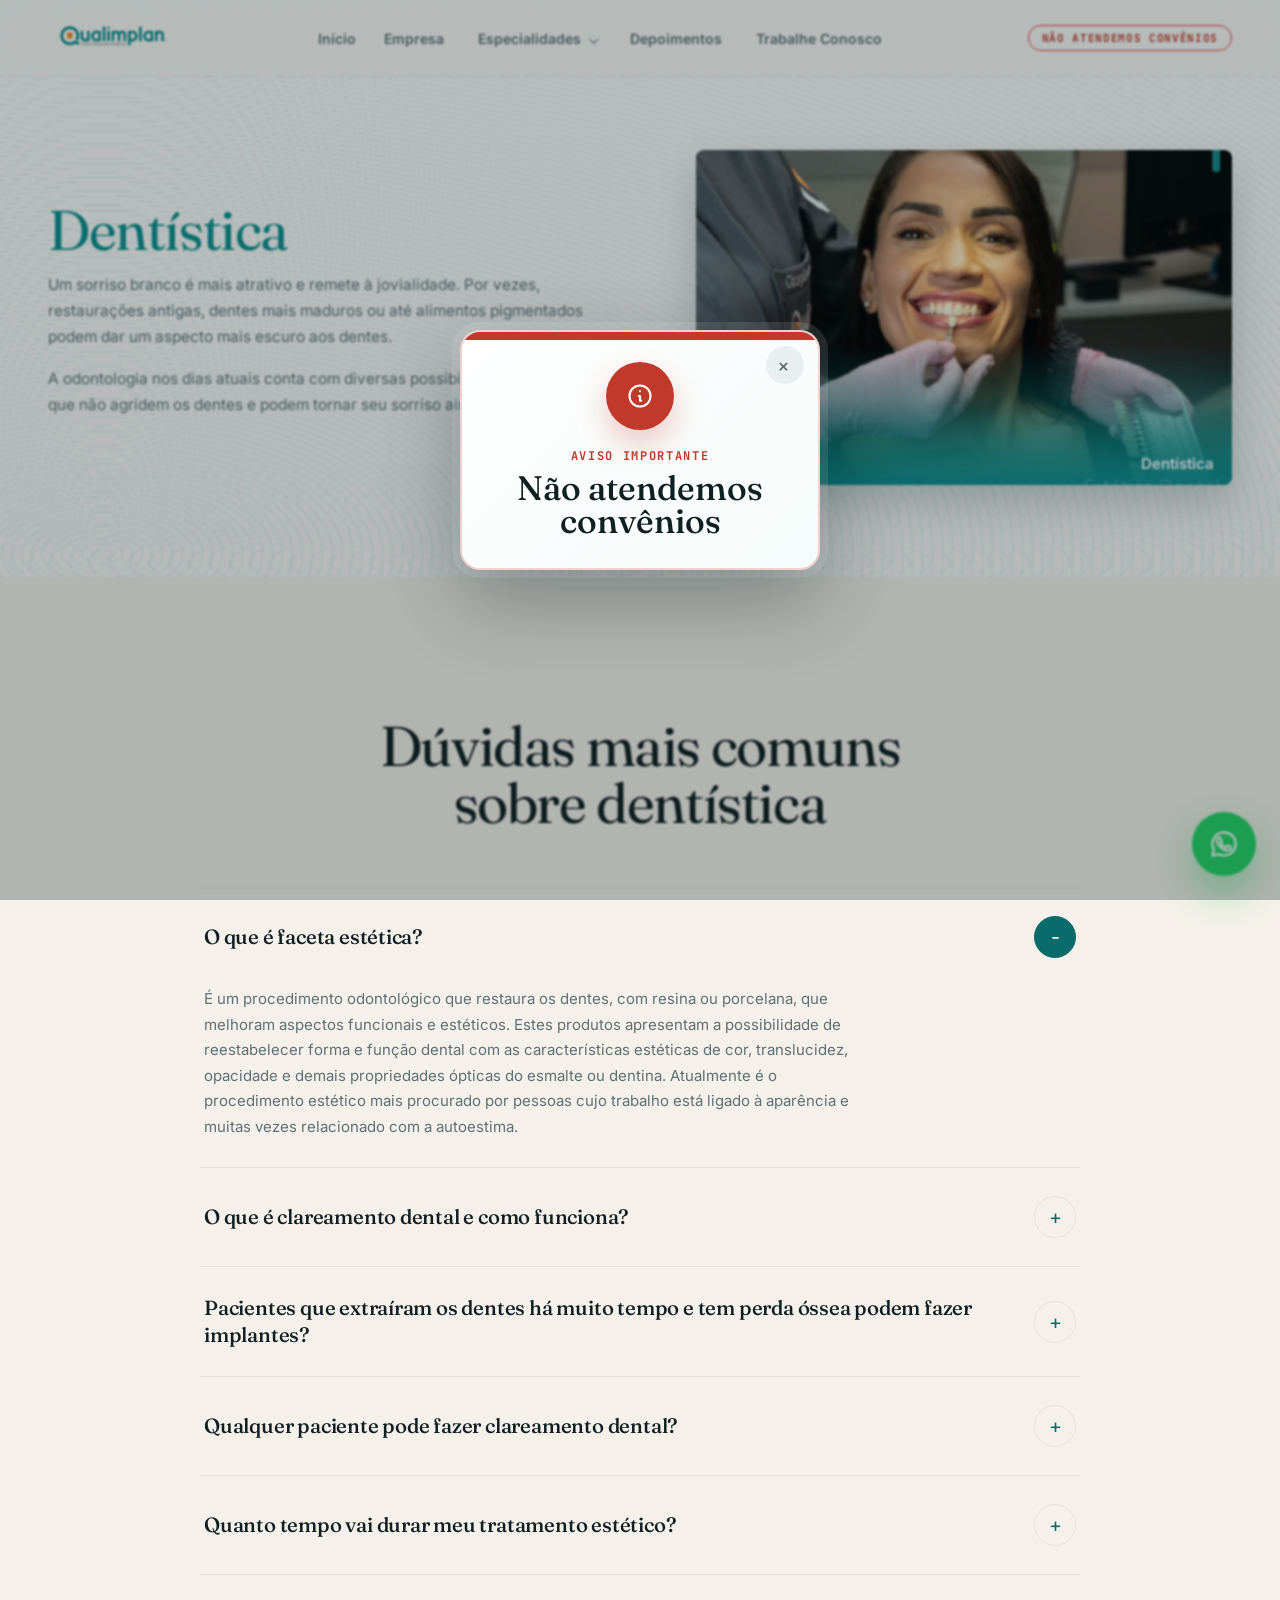
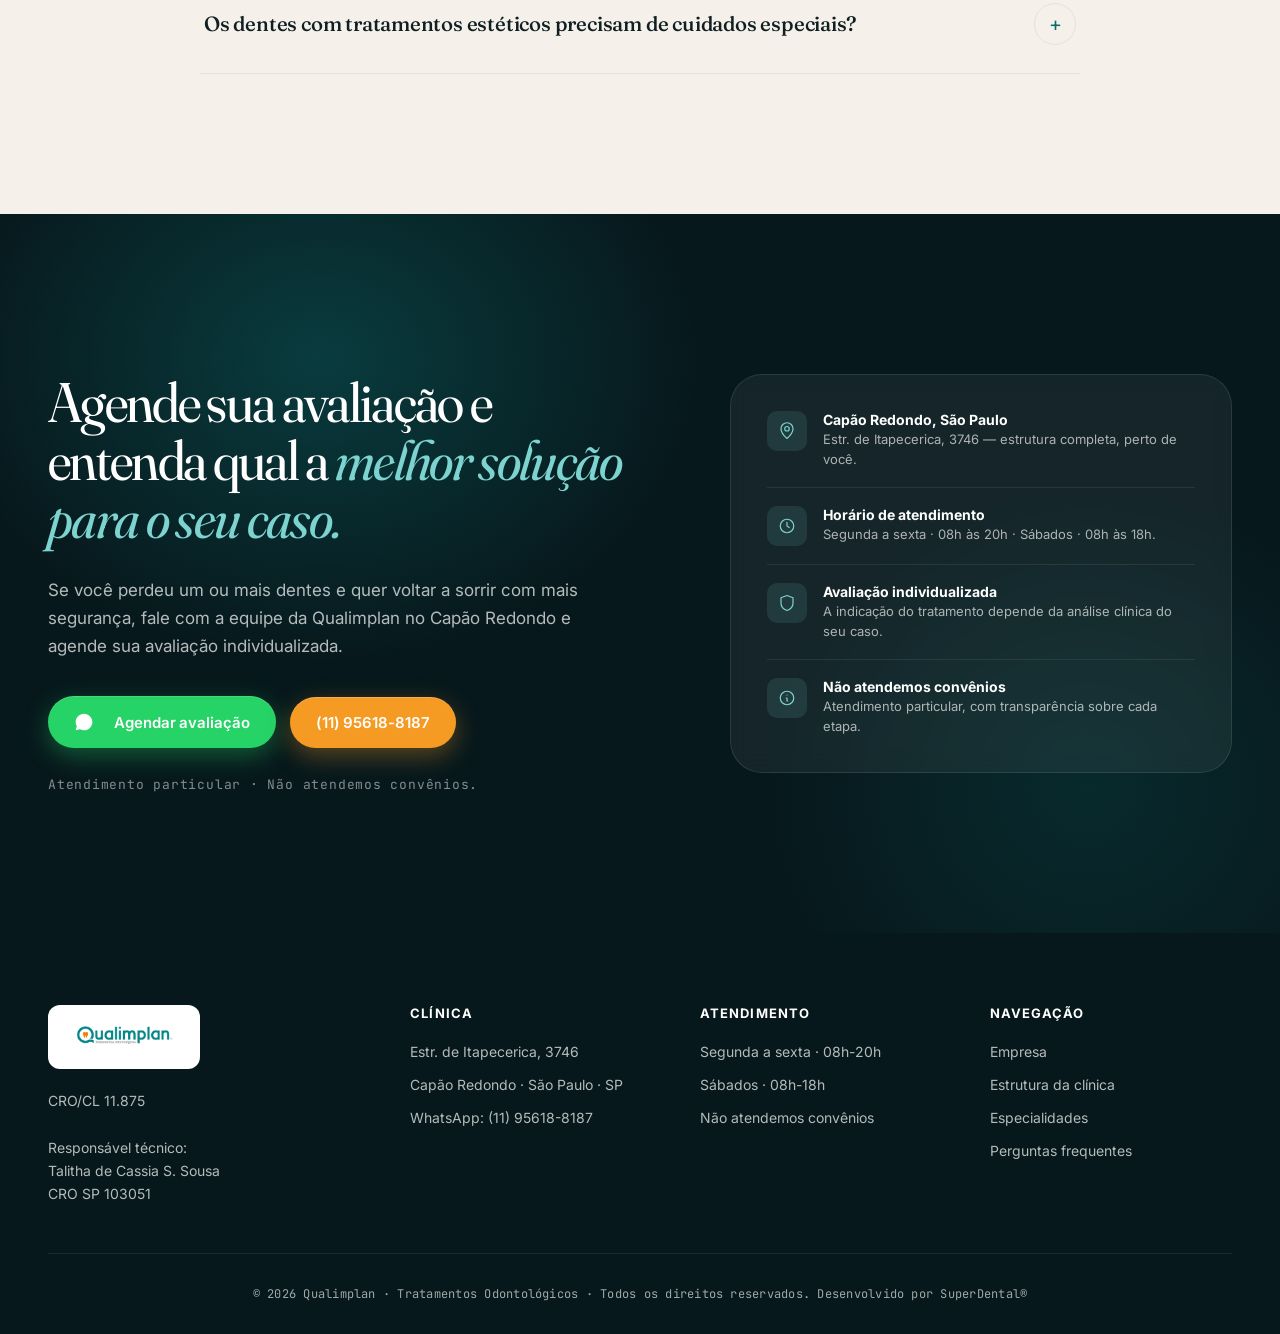
<file: dentistica.html>
<!doctype html>
<html lang="pt-BR">
<head>
  <meta charset="utf-8">
  <meta name="viewport" content="width=device-width,initial-scale=1">
  <!-- Google tag (gtag.js) -->
  <script async src="https://www.googletagmanager.com/gtag/js?id=G-245B7WVMEZ"></script>
  <script>
    window.dataLayer = window.dataLayer || [];
    function gtag(){dataLayer.push(arguments);}
    gtag('js', new Date());

    gtag('config', 'G-245B7WVMEZ');
  </script>
  <title>Dent&iacute;stica | Qualimplan</title>
  <meta name="description" content="Dent&iacute;stica na Qualimplan, no Cap&atilde;o Redondo. Conhe&ccedil;a possibilidades est&eacute;ticas para deixar seu sorriso ainda mais belo.">
  <link rel="icon" href="assets/favicon.png">
  <link rel="preconnect" href="https://fonts.googleapis.com">
  <link rel="preconnect" href="https://fonts.gstatic.com" crossorigin>
  <link href="https://fonts.googleapis.com/css2?family=Fraunces:ital,opsz,wght,SOFT@0,9..144,300..700,30..100;1,9..144,300..700,30..100&family=Inter:wght@400;500;600;700;800&family=JetBrains+Mono:wght@400;500&display=swap" rel="stylesheet">
  <link rel="stylesheet" href="ortodontia.css">
</head>
<body>
  <header class="ortho-header">
    <div class="ortho-container header-inner">
      <a href="index.html#hero" class="header-logo" aria-label="Qualimplan - in&iacute;cio">
        <img src="assets/logo.png" alt="Qualimplan">
      </a>
      <button class="header-mobile-toggle" type="button" aria-label="Abrir menu" aria-expanded="false">
        <svg class="mobile-icon-menu" width="24" height="24" viewBox="0 0 24 24" fill="none" stroke="currentColor" stroke-width="1.8" aria-hidden="true">
          <path d="M4 7h16M4 12h16M4 17h16" stroke-linecap="round"/>
        </svg>
        <svg class="mobile-icon-close" width="24" height="24" viewBox="0 0 24 24" fill="none" stroke="currentColor" stroke-width="1.8" aria-hidden="true">
          <path d="M8 8l8 8M16 8l-8 8" stroke-linecap="round" stroke-linejoin="round"/>
        </svg>
      </button>
      <nav class="header-nav" aria-label="Navega&ccedil;&atilde;o principal">
        <a href="index.html#hero">In&iacute;cio</a>
        <a href="index.html#clinica">Empresa</a>
        <div class="header-menu-group">
          <button class="header-menu-trigger" type="button" aria-expanded="false">Especialidades</button>
          <div class="header-submenu">
            <a href="ortodontia.html">Ortodontia</a>
            <a href="protese.html">Pr&oacute;teses</a>
            <a href="odontopediatria.html">Odontopediatria</a>
            <a href="dentistica.html">Dent&iacute;stica</a>
            <a href="endodontia.html">Endodontia</a>
            <a href="periodontia.html">Periodontia</a>
            <a href="implante.html">Implantodontia</a>
            <a href="cirurgia.html">Cirurgia</a>
          </div>
        </div>
        <a href="index.html#confianca">Depoimentos</a>
        <button class="header-link-button" type="button" data-work-open>Trabalhe Conosco</button>
      </nav>
      <span class="header-notice">N&atilde;o atendemos conv&ecirc;nios</span>
    </div>
  </header>

  <main>
    <section class="ortho-hero">
      <div class="ortho-container ortho-hero-grid">
        <div class="ortho-copy">
          <h1>Dent&iacute;stica</h1>
          <p>Um sorriso branco &eacute; mais atrativo e remete &agrave; jovialidade. Por vezes, restaura&ccedil;&otilde;es antigas, dentes mais maduros ou at&eacute; alimentos pigmentados podem dar um aspecto mais escuro aos dentes.</p>
          <p>A odontologia nos dias atuais conta com diversas possibilidades est&eacute;ticas que n&atilde;o agridem os dentes e podem tornar seu sorriso ainda mais belo.</p>
        </div>

        <figure class="ortho-card">
          <img src="assets/Estetica-Dental.png.webp" alt="Dent&iacute;stica">
          <figcaption>Dent&iacute;stica</figcaption>
        </figure>
      </div>
    </section>

    <section class="ortho-faq">
      <div class="ortho-container">
        <div class="faq-head">
          <span>D&uacute;vidas frequentes</span>
          <h2>D&uacute;vidas mais comuns sobre dent&iacute;stica</h2>
        </div>
        <div class="faq-list">
          <details open>
            <summary>O que &eacute; faceta est&eacute;tica?</summary>
            <p>&Eacute; um procedimento odontol&oacute;gico que restaura os dentes, com resina ou porcelana, que melhoram aspectos funcionais e est&eacute;ticos. Estes produtos apresentam a possibilidade de reestabelecer forma e fun&ccedil;&atilde;o dental com as caracter&iacute;sticas est&eacute;ticas de cor, translucidez, opacidade e demais propriedades &oacute;pticas do esmalte ou dentina. Atualmente &eacute; o procedimento est&eacute;tico mais procurado por pessoas cujo trabalho est&aacute; ligado &agrave; apar&ecirc;ncia e muitas vezes relacionado com a autoestima.</p>
          </details>
          <details>
            <summary>O que &eacute; clareamento dental e como funciona?</summary>
            <p>O clareamento &eacute; feito por meio da administra&ccedil;&atilde;o de subst&acirc;ncias que atrav&eacute;s de rea&ccedil;&otilde;es qu&iacute;micas promovem a a&ccedil;&atilde;o clareadora. O clareamento n&atilde;o &eacute; capaz de danificar ou fragilizar os dentes e deve ser feito por um profissional que avalia cada caso e pode determinar qual a melhor subst&acirc;ncia e concentra&ccedil;&atilde;o adequada a cada paciente. O procedimento pode ser feito de 3 formas, clareamento de consult&oacute;rio, caseiro ou as duas t&eacute;cnicas associadas.</p>
          </details>
          <details>
            <summary>Pacientes que extra&iacute;ram os dentes h&aacute; muito tempo e tem perda &oacute;ssea podem fazer implantes?</summary>
            <p>Podem, mas precisam de um trabalho anterior &agrave; coloca&ccedil;&atilde;o do implante ou at&eacute; em conjunto com a instala&ccedil;&atilde;o do implante: os enxertos &oacute;sseos. S&atilde;o t&eacute;cnicas muito utilizadas nos dias atuais e j&aacute; n&atilde;o s&atilde;o t&atilde;o complexas. Exames complementares s&atilde;o necess&aacute;rios nesses casos como, por exemplo, a tomografia.</p>
          </details>
          <details>
            <summary>Qualquer paciente pode fazer clareamento dental?</summary>
            <p>A princ&iacute;pio qualquer indiv&iacute;duo pode se submeter ao clareamento, entretanto, para a obten&ccedil;&atilde;o de resultados seguros e satisfat&oacute;rios deve ser feita uma avalia&ccedil;&atilde;o criteriosa com um profissional.</p>
          </details>
          <details>
            <summary>Quanto tempo vai durar meu tratamento est&eacute;tico?</summary>
            <p>Tudo vai depender de seus h&aacute;bitos de alimenta&ccedil;&atilde;o e higiene oral. Se voc&ecirc; tiver h&aacute;bito de tomar muito caf&eacute; ou outras bebidas que contenham corantes, as resinas compostas escurecer&atilde;o rapidamente, caso voc&ecirc; tenha o h&aacute;bito de ingerir alimentos duros como torresmos ou semelhantes, o tratamento n&atilde;o ter&aacute; muita durabilidade.</p>
          </details>
          <details>
            <summary>Os dentes com tratamentos est&eacute;ticos precisam de cuidados especiais?</summary>
            <p>Sim, voc&ecirc; precisa retornar periodicamente ao dentista para fazer o controle do tratamento realizado, precisa higienizar seus dentes no m&iacute;nimo tr&ecirc;s vezes ao dia ap&oacute;s as principais refei&ccedil;&otilde;es ou ap&oacute;s a ingest&atilde;o de quaisquer alimentos, fazer o uso correto do fio dental para que a gengiva fique saud&aacute;vel e evitar h&aacute;bitos que possam agredir as restaura&ccedil;&otilde;es est&eacute;ticas, seja de resina ou porcelana.</p>
          </details>
        </div>
      </div>
    </section>

    <section class="ortho-final">
      <div class="ortho-container final-inner">
        <div class="final-copy">
          <h2>Agende sua avalia&ccedil;&atilde;o e entenda qual a <em>melhor solu&ccedil;&atilde;o para o seu caso.</em></h2>
          <p>Se voc&ecirc; perdeu um ou mais dentes e quer voltar a sorrir com mais seguran&ccedil;a, fale com a equipe da Qualimplan no Cap&atilde;o Redondo e agende sua avalia&ccedil;&atilde;o individualizada.</p>
          <div class="final-actions">
            <a class="final-whatsapp" href="https://api.whatsapp.com/send?phone=5511956188187&text=Ol%C3%A1!%20Vim%20do%20site%20e%20gostaria%20de%20mais%20informa%C3%A7%C3%B5es." target="_blank" rel="noopener">Agendar avalia&ccedil;&atilde;o</a>
            <a class="final-phone" href="tel:011956188187">(11) 95618-8187</a>
          </div>
          <div class="final-micro">Atendimento particular &middot; N&atilde;o atendemos conv&ecirc;nios.</div>
        </div>
        <div class="final-card">
          <div class="final-card-row">
            <span class="final-card-icon">
              <svg viewBox="0 0 24 24" aria-hidden="true"><path d="M12 22s8-7 8-13a8 8 0 1 0-16 0c0 6 8 13 8 13z"/><circle cx="12" cy="9" r="3"/></svg>
            </span>
            <div>
              <strong>Cap&atilde;o Redondo, S&atilde;o Paulo</strong>
              <span>Estr. de Itapecerica, 3746 — estrutura completa, perto de voc&ecirc;.</span>
            </div>
          </div>
          <div class="final-card-row">
            <span class="final-card-icon">
              <svg viewBox="0 0 24 24" aria-hidden="true"><circle cx="12" cy="12" r="9"/><path d="M12 7v5l3 2"/></svg>
            </span>
            <div>
              <strong>Hor&aacute;rio de atendimento</strong>
              <span>Segunda a sexta &middot; 08h &agrave;s 20h &middot; S&aacute;bados &middot; 08h &agrave;s 18h.</span>
            </div>
          </div>
          <div class="final-card-row">
            <span class="final-card-icon">
              <svg viewBox="0 0 24 24" aria-hidden="true"><path d="M12 2l8 3v7c0 5-3.5 8.5-8 10-4.5-1.5-8-5-8-10V5l8-3z"/></svg>
            </span>
            <div>
              <strong>Avalia&ccedil;&atilde;o individualizada</strong>
              <span>A indica&ccedil;&atilde;o do tratamento depende da an&aacute;lise cl&iacute;nica do seu caso.</span>
            </div>
          </div>
          <div class="final-card-row">
            <span class="final-card-icon">
              <svg viewBox="0 0 24 24" aria-hidden="true"><circle cx="12" cy="12" r="9"/><path d="M12 8h.01M11 12h1v4h1"/></svg>
            </span>
            <div>
              <strong>N&atilde;o atendemos conv&ecirc;nios</strong>
              <span>Atendimento particular, com transpar&ecirc;ncia sobre cada etapa.</span>
            </div>
          </div>
        </div>
      </div>
    </section>
  </main>

  <footer class="site-footer">
    <div class="ortho-container">
      <div class="footer-top">
        <div>
          <div class="footer-logo"><img src="assets/logo.png" alt="Qualimplan"></div>
          <p class="footer-brand-text">CRO/CL 11.875<br><br>Respons&aacute;vel t&eacute;cnico:<br>Talitha de Cassia S. Sousa<br>CRO SP 103051</p>
        </div>
        <div>
          <h4>Cl&iacute;nica</h4>
          <ul>
            <li>Estr. de Itapecerica, 3746</li>
            <li>Cap&atilde;o Redondo &middot; S&atilde;o Paulo &middot; SP</li>
            <li><a href="https://api.whatsapp.com/send?phone=5511956188187&text=Ol%C3%A1!%20Vim%20do%20site%20e%20gostaria%20de%20mais%20informa%C3%A7%C3%B5es." target="_blank" rel="noopener">WhatsApp: (11) 95618-8187</a></li>
          </ul>
        </div>
        <div>
          <h4>Atendimento</h4>
          <ul>
            <li>Segunda a sexta &middot; 08h-20h</li>
            <li>S&aacute;bados &middot; 08h-18h</li>
            <li>N&atilde;o atendemos conv&ecirc;nios</li>
          </ul>
        </div>
        <div>
          <h4>Navega&ccedil;&atilde;o</h4>
          <ul>
            <li><a href="index.html#clinica">Empresa</a></li>
            <li><a href="index.html#estrutura">Estrutura da cl&iacute;nica</a></li>
            <li><a href="index.html#especialidades">Especialidades</a></li>
            <li><a href="index.html#faq">Perguntas frequentes</a></li>
          </ul>
        </div>
      </div>
      <div class="footer-bottom">
        <span>&copy; 2026 Qualimplan &middot; Tratamentos Odontol&oacute;gicos &middot; Todos os direitos reservados. Desenvolvido por SuperDental&reg;</span>
      </div>
    </div>
  </footer>

  <a class="wa-float" href="https://api.whatsapp.com/send?phone=5511956188187&text=Ol%C3%A1!%20Vim%20do%20site%20e%20gostaria%20de%20mais%20informa%C3%A7%C3%B5es." target="_blank" rel="noopener" aria-label="Falar no WhatsApp">
    <span class="wa-float-ico" aria-hidden="true">
      <svg width="28" height="28" viewBox="0 0 24 24" fill="none" stroke="currentColor" stroke-width="1.8" xmlns="http://www.w3.org/2000/svg">
        <path d="M17.5 14.4c-.3-.2-1.8-.9-2-1-.3-.1-.5-.1-.7.1-.2.3-.8 1-1 1.2-.2.2-.3.2-.6.1-.3-.2-1.3-.5-2.4-1.5-.9-.8-1.5-1.8-1.7-2.1-.2-.3 0-.5.1-.6.1-.1.3-.3.4-.5.1-.2.2-.3.3-.5.1-.2 0-.4 0-.5 0-.1-.6-1.6-.9-2.2-.2-.6-.5-.5-.7-.5h-.6c-.2 0-.5.1-.8.4-.3.3-1 1-1 2.5s1.1 2.9 1.2 3.1c.1.2 2.1 3.2 5 4.5.7.3 1.3.5 1.7.6.7.2 1.4.2 1.9.1.6-.1 1.8-.7 2-1.4.3-.7.3-1.3.2-1.4-.1-.1-.3-.2-.6-.4zM12 2C6.5 2 2 6.5 2 12c0 1.8.5 3.5 1.3 5L2 22l5.2-1.3c1.4.8 3.1 1.2 4.8 1.2 5.5 0 10-4.5 10-10S17.5 2 12 2z" stroke-linejoin="round"/>
      </svg>
    </span>
  </a>

  <div class="insurance-popup" role="presentation">
    <button class="insurance-popup-backdrop" type="button" data-insurance-close aria-label="Fechar aviso"></button>
    <div class="insurance-popup-card" role="dialog" aria-modal="true" aria-labelledby="insurance-popup-title">
      <button class="insurance-popup-close" type="button" data-insurance-close aria-label="Fechar aviso">+</button>
      <div class="insurance-popup-icon" aria-hidden="true">
        <svg viewBox="0 0 24 24" fill="none" stroke="currentColor" stroke-width="1.8">
          <circle cx="12" cy="12" r="9"></circle>
          <path d="M12 8h.01M11 12h1v4h1" stroke-linecap="round" stroke-linejoin="round"></path>
        </svg>
      </div>
      <p class="insurance-popup-kicker">Aviso importante</p>
      <h2 id="insurance-popup-title" class="insurance-popup-title">N&atilde;o atendemos conv&ecirc;nios</h2>
    </div>
  </div>

  <div class="work-popup" hidden>
    <button class="work-popup-backdrop" type="button" data-work-close aria-label="Fechar"></button>
    <div class="work-popup-card" role="dialog" aria-modal="true" aria-labelledby="work-title">
      <button class="work-popup-close" type="button" data-work-close aria-label="Fechar">+</button>
      <h2 id="work-title">Trabalhe Conosco</h2>
      <p>Curr&iacute;culos s&atilde;o recebidos exclusivamente no e-mail: <a href="mailto:odontologia@qualimplan.com.br">odontologia@qualimplan.com.br</a></p>
    </div>
  </div>

  <script>
    const mobileButton = document.querySelector('.header-mobile-toggle');
    const nav = document.querySelector('.header-nav');
    const specialtyButton = document.querySelector('.header-menu-trigger');
    const specialtyGroup = document.querySelector('.header-menu-group');
    const popup = document.querySelector('.work-popup');
    const insurancePopup = document.querySelector('.insurance-popup');

    const closeInsurancePopup = () => {
      if (insurancePopup) {
        insurancePopup.hidden = true;
      }
    };

    mobileButton.addEventListener('click', () => {
      const open = nav.classList.toggle('open');
      mobileButton.setAttribute('aria-expanded', String(open));
      if (!open) {
        specialtyGroup.classList.remove('open');
        specialtyButton.setAttribute('aria-expanded', 'false');
      }
    });

    specialtyButton.addEventListener('click', () => {
      const open = specialtyGroup.classList.toggle('open');
      specialtyButton.setAttribute('aria-expanded', String(open));
    });

    document.querySelectorAll('.header-nav a').forEach((link) => {
      link.addEventListener('click', () => {
        nav.classList.remove('open');
        mobileButton.setAttribute('aria-expanded', 'false');
      });
    });

    document.querySelectorAll('[data-work-open]').forEach((button) => {
      button.addEventListener('click', () => {
        popup.hidden = false;
        nav.classList.remove('open');
      });
    });

    document.querySelectorAll('[data-work-close]').forEach((button) => {
      button.addEventListener('click', () => {
        popup.hidden = true;
      });
    });

    document.querySelectorAll('[data-insurance-close]').forEach((button) => {
      button.addEventListener('click', closeInsurancePopup);
    });

    document.addEventListener('keydown', (event) => {
      if (event.key === 'Escape') {
        closeInsurancePopup();
      }
    });
  </script>
</body>
</html>
</file>
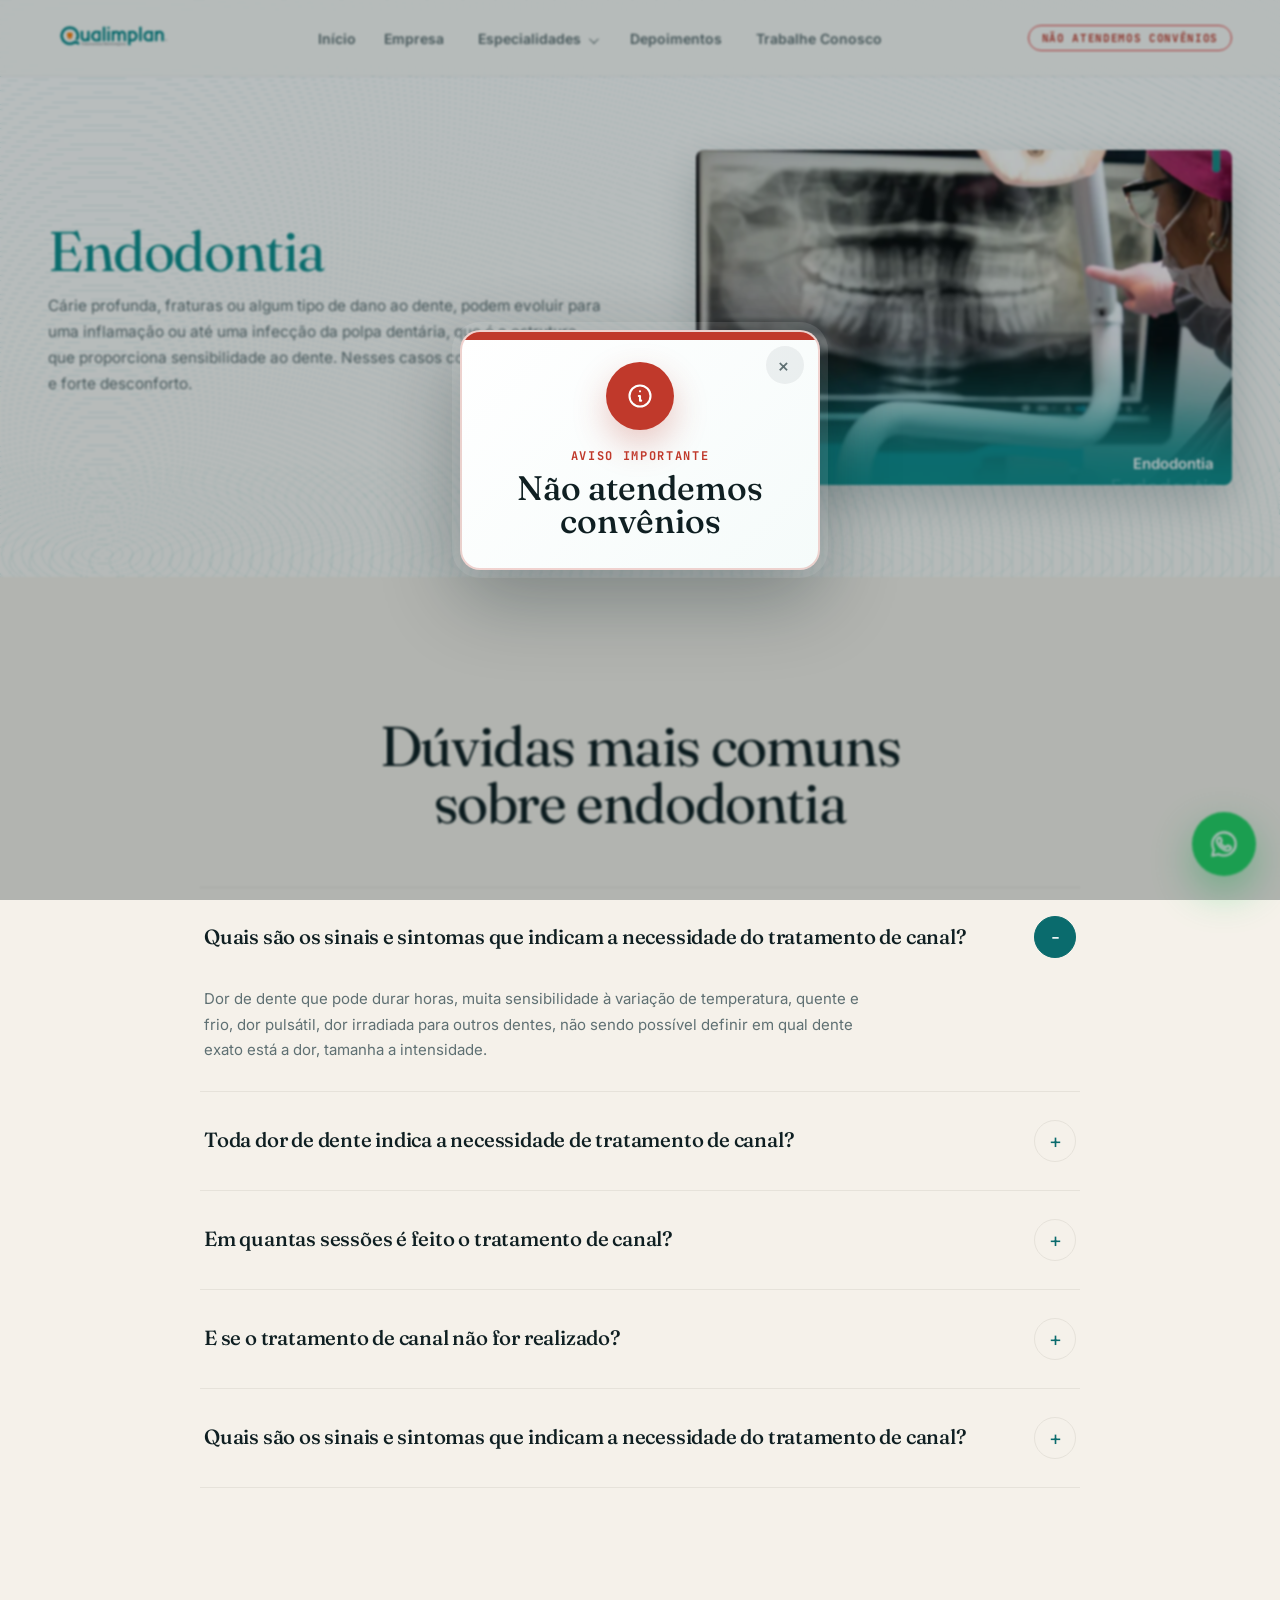
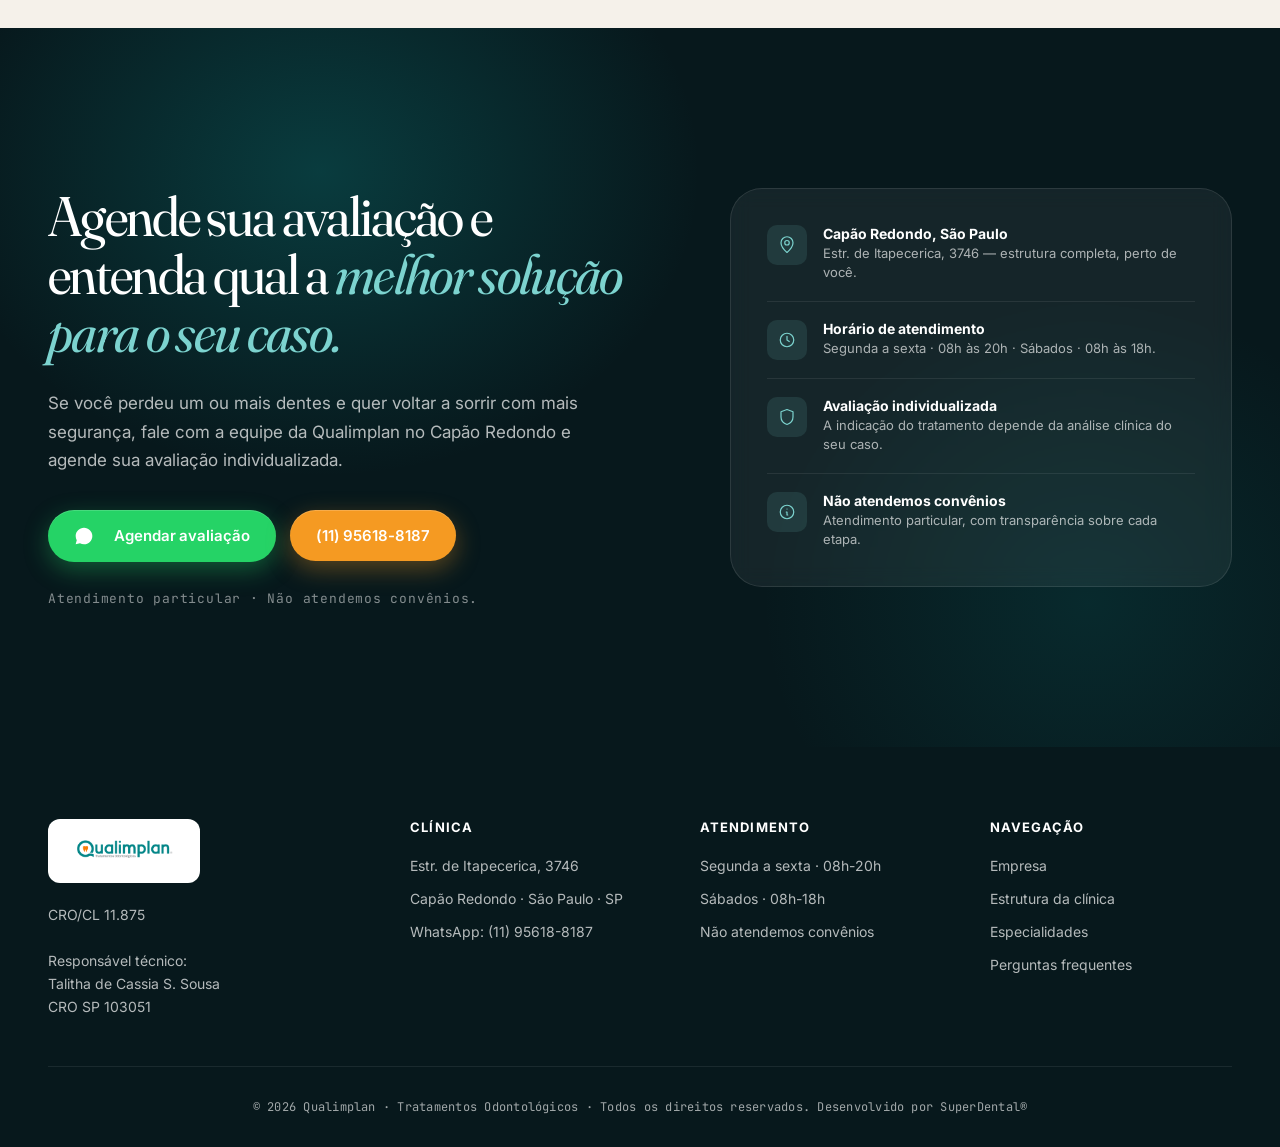
<file: endodontia.html>
<!doctype html>
<html lang="pt-BR">
<head>
  <meta charset="utf-8">
  <meta name="viewport" content="width=device-width,initial-scale=1">
  <!-- Google tag (gtag.js) -->
  <script async src="https://www.googletagmanager.com/gtag/js?id=G-245B7WVMEZ"></script>
  <script>
    window.dataLayer = window.dataLayer || [];
    function gtag(){dataLayer.push(arguments);}
    gtag('js', new Date());

    gtag('config', 'G-245B7WVMEZ');
  </script>
  <title>Endodontia | Qualimplan</title>
  <meta name="description" content="Endodontia na Qualimplan, no Cap&atilde;o Redondo. Tratamento de canal para casos de inflama&ccedil;&atilde;o ou infec&ccedil;&atilde;o da polpa dent&aacute;ria.">
  <link rel="icon" href="assets/favicon.png">
  <link rel="preconnect" href="https://fonts.googleapis.com">
  <link rel="preconnect" href="https://fonts.gstatic.com" crossorigin>
  <link href="https://fonts.googleapis.com/css2?family=Fraunces:ital,opsz,wght,SOFT@0,9..144,300..700,30..100;1,9..144,300..700,30..100&family=Inter:wght@400;500;600;700;800&family=JetBrains+Mono:wght@400;500&display=swap" rel="stylesheet">
  <link rel="stylesheet" href="ortodontia.css">
</head>
<body>
  <header class="ortho-header">
    <div class="ortho-container header-inner">
      <a href="index.html#hero" class="header-logo" aria-label="Qualimplan - in&iacute;cio">
        <img src="assets/logo.png" alt="Qualimplan">
      </a>
      <button class="header-mobile-toggle" type="button" aria-label="Abrir menu" aria-expanded="false">
        <svg class="mobile-icon-menu" width="24" height="24" viewBox="0 0 24 24" fill="none" stroke="currentColor" stroke-width="1.8" aria-hidden="true">
          <path d="M4 7h16M4 12h16M4 17h16" stroke-linecap="round"/>
        </svg>
        <svg class="mobile-icon-close" width="24" height="24" viewBox="0 0 24 24" fill="none" stroke="currentColor" stroke-width="1.8" aria-hidden="true">
          <path d="M8 8l8 8M16 8l-8 8" stroke-linecap="round" stroke-linejoin="round"/>
        </svg>
      </button>
      <nav class="header-nav" aria-label="Navega&ccedil;&atilde;o principal">
        <a href="index.html#hero">In&iacute;cio</a>
        <a href="index.html#clinica">Empresa</a>
        <div class="header-menu-group">
          <button class="header-menu-trigger" type="button" aria-expanded="false">Especialidades</button>
          <div class="header-submenu">
            <a href="ortodontia.html">Ortodontia</a>
            <a href="protese.html">Pr&oacute;teses</a>
            <a href="odontopediatria.html">Odontopediatria</a>
            <a href="dentistica.html">Dent&iacute;stica</a>
            <a href="endodontia.html">Endodontia</a>
            <a href="periodontia.html">Periodontia</a>
            <a href="implante.html">Implantodontia</a>
            <a href="cirurgia.html">Cirurgia</a>
          </div>
        </div>
        <a href="index.html#confianca">Depoimentos</a>
        <button class="header-link-button" type="button" data-work-open>Trabalhe Conosco</button>
      </nav>
      <span class="header-notice">N&atilde;o atendemos conv&ecirc;nios</span>
    </div>
  </header>

  <main>
    <section class="ortho-hero">
      <div class="ortho-container ortho-hero-grid">
        <div class="ortho-copy">
          <h1>Endodontia</h1>
          <p>C&aacute;rie profunda, fraturas ou algum tipo de dano ao dente, podem evoluir para uma inflama&ccedil;&atilde;o ou at&eacute; uma infec&ccedil;&atilde;o da polpa dent&aacute;ria, que &eacute; a estrutura que proporciona sensibilidade ao dente. Nesses casos costuma-se sentir dor e forte desconforto.</p>
        </div>

        <figure class="ortho-card">
          <img src="assets/Endodontia.png.webp" alt="Endodontia">
          <figcaption>Endodontia</figcaption>
        </figure>
      </div>
    </section>

    <section class="ortho-faq">
      <div class="ortho-container">
        <div class="faq-head">
          <span>D&uacute;vidas frequentes</span>
          <h2>D&uacute;vidas mais comuns sobre endodontia</h2>
        </div>
        <div class="faq-list">
          <details open>
            <summary>Quais s&atilde;o os sinais e sintomas que indicam a necessidade do tratamento de canal?</summary>
            <p>Dor de dente que pode durar horas, muita sensibilidade &agrave; varia&ccedil;&atilde;o de temperatura, quente e frio, dor puls&aacute;til, dor irradiada para outros dentes, n&atilde;o sendo poss&iacute;vel definir em qual dente exato est&aacute; a dor, tamanha a intensidade.</p>
          </details>
          <details>
            <summary>Toda dor de dente indica a necessidade de tratamento de canal?</summary>
            <p>N&atilde;o, a inflama&ccedil;&atilde;o da polpa, popularmente conhecida como dor de dente, pode ser classificada como revers&iacute;vel e irrevers&iacute;vel. A revers&iacute;vel &eacute; caracterizada por uma dor de curta dura&ccedil;&atilde;o que se dissipa ap&oacute;s a remo&ccedil;&atilde;o do est&iacute;mulo. Ela tamb&eacute;m &eacute; caracterizada por sensibilidade apenas &agrave;s temperaturas frias e pode ser considerada uma dor localizada. Esse tipo de dor diminui quando removido o agente agressor, no caso, a c&aacute;rie. Portanto, esses casos n&atilde;o necessitam do tratamento de canal. Mas, se essa dor n&atilde;o for tratada, pode evoluir para uma inflama&ccedil;&atilde;o irrevers&iacute;vel e para este caso, o tratamento endod&ocirc;ntico &eacute; indicado.</p>
          </details>
          <details>
            <summary>Em quantas sess&otilde;es &eacute; feito o tratamento de canal?</summary>
            <p>O n&uacute;mero de sess&otilde;es para o tratamento de canal depende do estado do dente. Se o dente n&atilde;o estiver infectado, uma sess&atilde;o de tratamento &eacute; suficiente. Em casos de infec&ccedil;&otilde;es maiores, duas ou mais sess&otilde;es podem ser necess&aacute;rias para promover uma boa limpeza e descontamina&ccedil;&atilde;o da c&acirc;mara pulpar.</p>
          </details>
          <details>
            <summary>E se o tratamento de canal n&atilde;o for realizado?</summary>
            <p>Dor de dente que pode durar horas, muita sensibilidade &agrave; varia&ccedil;&atilde;o de temperatura, quente e frio, dor puls&aacute;til, dor irradiada para outros dentes, n&atilde;o sendo poss&iacute;vel definir em qual dente exato est&aacute; a dor, tamanha a intensidade.</p>
          </details>
          <details>
            <summary>Quais s&atilde;o os sinais e sintomas que indicam a necessidade do tratamento de canal?</summary>
            <p>Se o tratamento de canal n&atilde;o for realizado, a necrose da polpa pode se estender para a regi&atilde;o do &aacute;pice, regi&atilde;o final da raiz do dente, podendo ocasionar reabsor&ccedil;&atilde;o &oacute;ssea, forma&ccedil;&atilde;o de granulomas e cistos, al&eacute;m de afetar outros dentes adjacentes. Consequ&ecirc;ncias mais graves, como uma bacteremia, presen&ccedil;a de bact&eacute;rias na corrente sangu&iacute;nea, s&atilde;o raras, mas podem ocorrer.</p>
          </details>
        </div>
      </div>
    </section>

    <section class="ortho-final">
      <div class="ortho-container final-inner">
        <div class="final-copy">
          <h2>Agende sua avalia&ccedil;&atilde;o e entenda qual a <em>melhor solu&ccedil;&atilde;o para o seu caso.</em></h2>
          <p>Se voc&ecirc; perdeu um ou mais dentes e quer voltar a sorrir com mais seguran&ccedil;a, fale com a equipe da Qualimplan no Cap&atilde;o Redondo e agende sua avalia&ccedil;&atilde;o individualizada.</p>
          <div class="final-actions">
            <a class="final-whatsapp" href="https://api.whatsapp.com/send?phone=5511956188187&text=Ol%C3%A1!%20Vim%20do%20site%20e%20gostaria%20de%20mais%20informa%C3%A7%C3%B5es." target="_blank" rel="noopener">Agendar avalia&ccedil;&atilde;o</a>
            <a class="final-phone" href="tel:011956188187">(11) 95618-8187</a>
          </div>
          <div class="final-micro">Atendimento particular &middot; N&atilde;o atendemos conv&ecirc;nios.</div>
        </div>
        <div class="final-card">
          <div class="final-card-row">
            <span class="final-card-icon">
              <svg viewBox="0 0 24 24" aria-hidden="true"><path d="M12 22s8-7 8-13a8 8 0 1 0-16 0c0 6 8 13 8 13z"/><circle cx="12" cy="9" r="3"/></svg>
            </span>
            <div>
              <strong>Cap&atilde;o Redondo, S&atilde;o Paulo</strong>
              <span>Estr. de Itapecerica, 3746 — estrutura completa, perto de voc&ecirc;.</span>
            </div>
          </div>
          <div class="final-card-row">
            <span class="final-card-icon">
              <svg viewBox="0 0 24 24" aria-hidden="true"><circle cx="12" cy="12" r="9"/><path d="M12 7v5l3 2"/></svg>
            </span>
            <div>
              <strong>Hor&aacute;rio de atendimento</strong>
              <span>Segunda a sexta &middot; 08h &agrave;s 20h &middot; S&aacute;bados &middot; 08h &agrave;s 18h.</span>
            </div>
          </div>
          <div class="final-card-row">
            <span class="final-card-icon">
              <svg viewBox="0 0 24 24" aria-hidden="true"><path d="M12 2l8 3v7c0 5-3.5 8.5-8 10-4.5-1.5-8-5-8-10V5l8-3z"/></svg>
            </span>
            <div>
              <strong>Avalia&ccedil;&atilde;o individualizada</strong>
              <span>A indica&ccedil;&atilde;o do tratamento depende da an&aacute;lise cl&iacute;nica do seu caso.</span>
            </div>
          </div>
          <div class="final-card-row">
            <span class="final-card-icon">
              <svg viewBox="0 0 24 24" aria-hidden="true"><circle cx="12" cy="12" r="9"/><path d="M12 8h.01M11 12h1v4h1"/></svg>
            </span>
            <div>
              <strong>N&atilde;o atendemos conv&ecirc;nios</strong>
              <span>Atendimento particular, com transpar&ecirc;ncia sobre cada etapa.</span>
            </div>
          </div>
        </div>
      </div>
    </section>
  </main>

  <footer class="site-footer">
    <div class="ortho-container">
      <div class="footer-top">
        <div>
          <div class="footer-logo"><img src="assets/logo.png" alt="Qualimplan"></div>
          <p class="footer-brand-text">CRO/CL 11.875<br><br>Respons&aacute;vel t&eacute;cnico:<br>Talitha de Cassia S. Sousa<br>CRO SP 103051</p>
        </div>
        <div>
          <h4>Cl&iacute;nica</h4>
          <ul>
            <li>Estr. de Itapecerica, 3746</li>
            <li>Cap&atilde;o Redondo &middot; S&atilde;o Paulo &middot; SP</li>
            <li><a href="https://api.whatsapp.com/send?phone=5511956188187&text=Ol%C3%A1!%20Vim%20do%20site%20e%20gostaria%20de%20mais%20informa%C3%A7%C3%B5es." target="_blank" rel="noopener">WhatsApp: (11) 95618-8187</a></li>
          </ul>
        </div>
        <div>
          <h4>Atendimento</h4>
          <ul>
            <li>Segunda a sexta &middot; 08h-20h</li>
            <li>S&aacute;bados &middot; 08h-18h</li>
            <li>N&atilde;o atendemos conv&ecirc;nios</li>
          </ul>
        </div>
        <div>
          <h4>Navega&ccedil;&atilde;o</h4>
          <ul>
            <li><a href="index.html#clinica">Empresa</a></li>
            <li><a href="index.html#estrutura">Estrutura da cl&iacute;nica</a></li>
            <li><a href="index.html#especialidades">Especialidades</a></li>
            <li><a href="index.html#faq">Perguntas frequentes</a></li>
          </ul>
        </div>
      </div>
      <div class="footer-bottom">
        <span>&copy; 2026 Qualimplan &middot; Tratamentos Odontol&oacute;gicos &middot; Todos os direitos reservados. Desenvolvido por SuperDental&reg;</span>
      </div>
    </div>
  </footer>

  <a class="wa-float" href="https://api.whatsapp.com/send?phone=5511956188187&text=Ol%C3%A1!%20Vim%20do%20site%20e%20gostaria%20de%20mais%20informa%C3%A7%C3%B5es." target="_blank" rel="noopener" aria-label="Falar no WhatsApp">
    <span class="wa-float-ico" aria-hidden="true">
      <svg width="28" height="28" viewBox="0 0 24 24" fill="none" stroke="currentColor" stroke-width="1.8" xmlns="http://www.w3.org/2000/svg">
        <path d="M17.5 14.4c-.3-.2-1.8-.9-2-1-.3-.1-.5-.1-.7.1-.2.3-.8 1-1 1.2-.2.2-.3.2-.6.1-.3-.2-1.3-.5-2.4-1.5-.9-.8-1.5-1.8-1.7-2.1-.2-.3 0-.5.1-.6.1-.1.3-.3.4-.5.1-.2.2-.3.3-.5.1-.2 0-.4 0-.5 0-.1-.6-1.6-.9-2.2-.2-.6-.5-.5-.7-.5h-.6c-.2 0-.5.1-.8.4-.3.3-1 1-1 2.5s1.1 2.9 1.2 3.1c.1.2 2.1 3.2 5 4.5.7.3 1.3.5 1.7.6.7.2 1.4.2 1.9.1.6-.1 1.8-.7 2-1.4.3-.7.3-1.3.2-1.4-.1-.1-.3-.2-.6-.4zM12 2C6.5 2 2 6.5 2 12c0 1.8.5 3.5 1.3 5L2 22l5.2-1.3c1.4.8 3.1 1.2 4.8 1.2 5.5 0 10-4.5 10-10S17.5 2 12 2z" stroke-linejoin="round"/>
      </svg>
    </span>
  </a>

  <div class="insurance-popup" role="presentation">
    <button class="insurance-popup-backdrop" type="button" data-insurance-close aria-label="Fechar aviso"></button>
    <div class="insurance-popup-card" role="dialog" aria-modal="true" aria-labelledby="insurance-popup-title">
      <button class="insurance-popup-close" type="button" data-insurance-close aria-label="Fechar aviso">+</button>
      <div class="insurance-popup-icon" aria-hidden="true">
        <svg viewBox="0 0 24 24" fill="none" stroke="currentColor" stroke-width="1.8">
          <circle cx="12" cy="12" r="9"></circle>
          <path d="M12 8h.01M11 12h1v4h1" stroke-linecap="round" stroke-linejoin="round"></path>
        </svg>
      </div>
      <p class="insurance-popup-kicker">Aviso importante</p>
      <h2 id="insurance-popup-title" class="insurance-popup-title">N&atilde;o atendemos conv&ecirc;nios</h2>
    </div>
  </div>

  <div class="work-popup" hidden>
    <button class="work-popup-backdrop" type="button" data-work-close aria-label="Fechar"></button>
    <div class="work-popup-card" role="dialog" aria-modal="true" aria-labelledby="work-title">
      <button class="work-popup-close" type="button" data-work-close aria-label="Fechar">+</button>
      <h2 id="work-title">Trabalhe Conosco</h2>
      <p>Curr&iacute;culos s&atilde;o recebidos exclusivamente no e-mail: <a href="mailto:odontologia@qualimplan.com.br">odontologia@qualimplan.com.br</a></p>
    </div>
  </div>

  <script>
    const mobileButton = document.querySelector('.header-mobile-toggle');
    const nav = document.querySelector('.header-nav');
    const specialtyButton = document.querySelector('.header-menu-trigger');
    const specialtyGroup = document.querySelector('.header-menu-group');
    const popup = document.querySelector('.work-popup');
    const insurancePopup = document.querySelector('.insurance-popup');

    const closeInsurancePopup = () => {
      if (insurancePopup) {
        insurancePopup.hidden = true;
      }
    };

    mobileButton.addEventListener('click', () => {
      const open = nav.classList.toggle('open');
      mobileButton.setAttribute('aria-expanded', String(open));
      if (!open) {
        specialtyGroup.classList.remove('open');
        specialtyButton.setAttribute('aria-expanded', 'false');
      }
    });

    specialtyButton.addEventListener('click', () => {
      const open = specialtyGroup.classList.toggle('open');
      specialtyButton.setAttribute('aria-expanded', String(open));
    });

    document.querySelectorAll('.header-nav a').forEach((link) => {
      link.addEventListener('click', () => {
        nav.classList.remove('open');
        mobileButton.setAttribute('aria-expanded', 'false');
      });
    });

    document.querySelectorAll('[data-work-open]').forEach((button) => {
      button.addEventListener('click', () => {
        popup.hidden = false;
        nav.classList.remove('open');
      });
    });

    document.querySelectorAll('[data-work-close]').forEach((button) => {
      button.addEventListener('click', () => {
        popup.hidden = true;
      });
    });

    document.querySelectorAll('[data-insurance-close]').forEach((button) => {
      button.addEventListener('click', closeInsurancePopup);
    });

    document.addEventListener('keydown', (event) => {
      if (event.key === 'Escape') {
        closeInsurancePopup();
      }
    });
  </script>
</body>
</html>
</file>
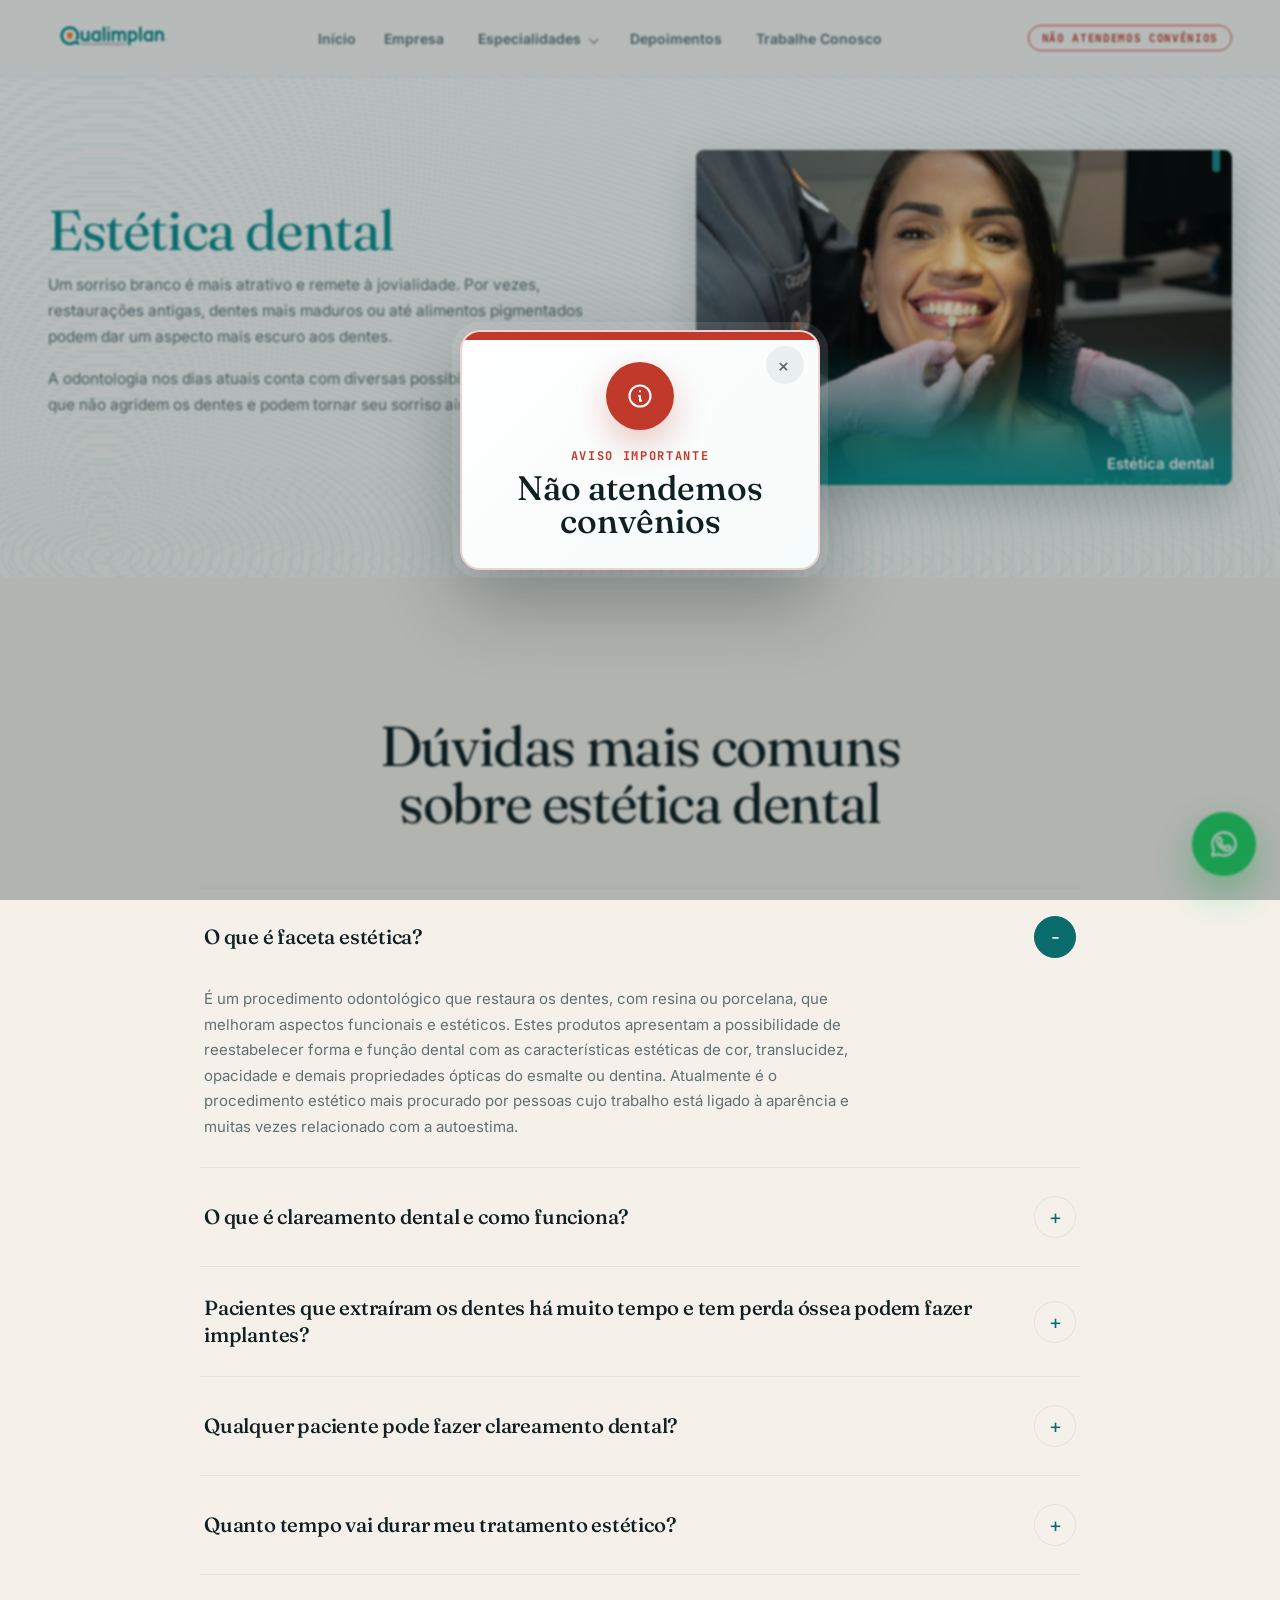
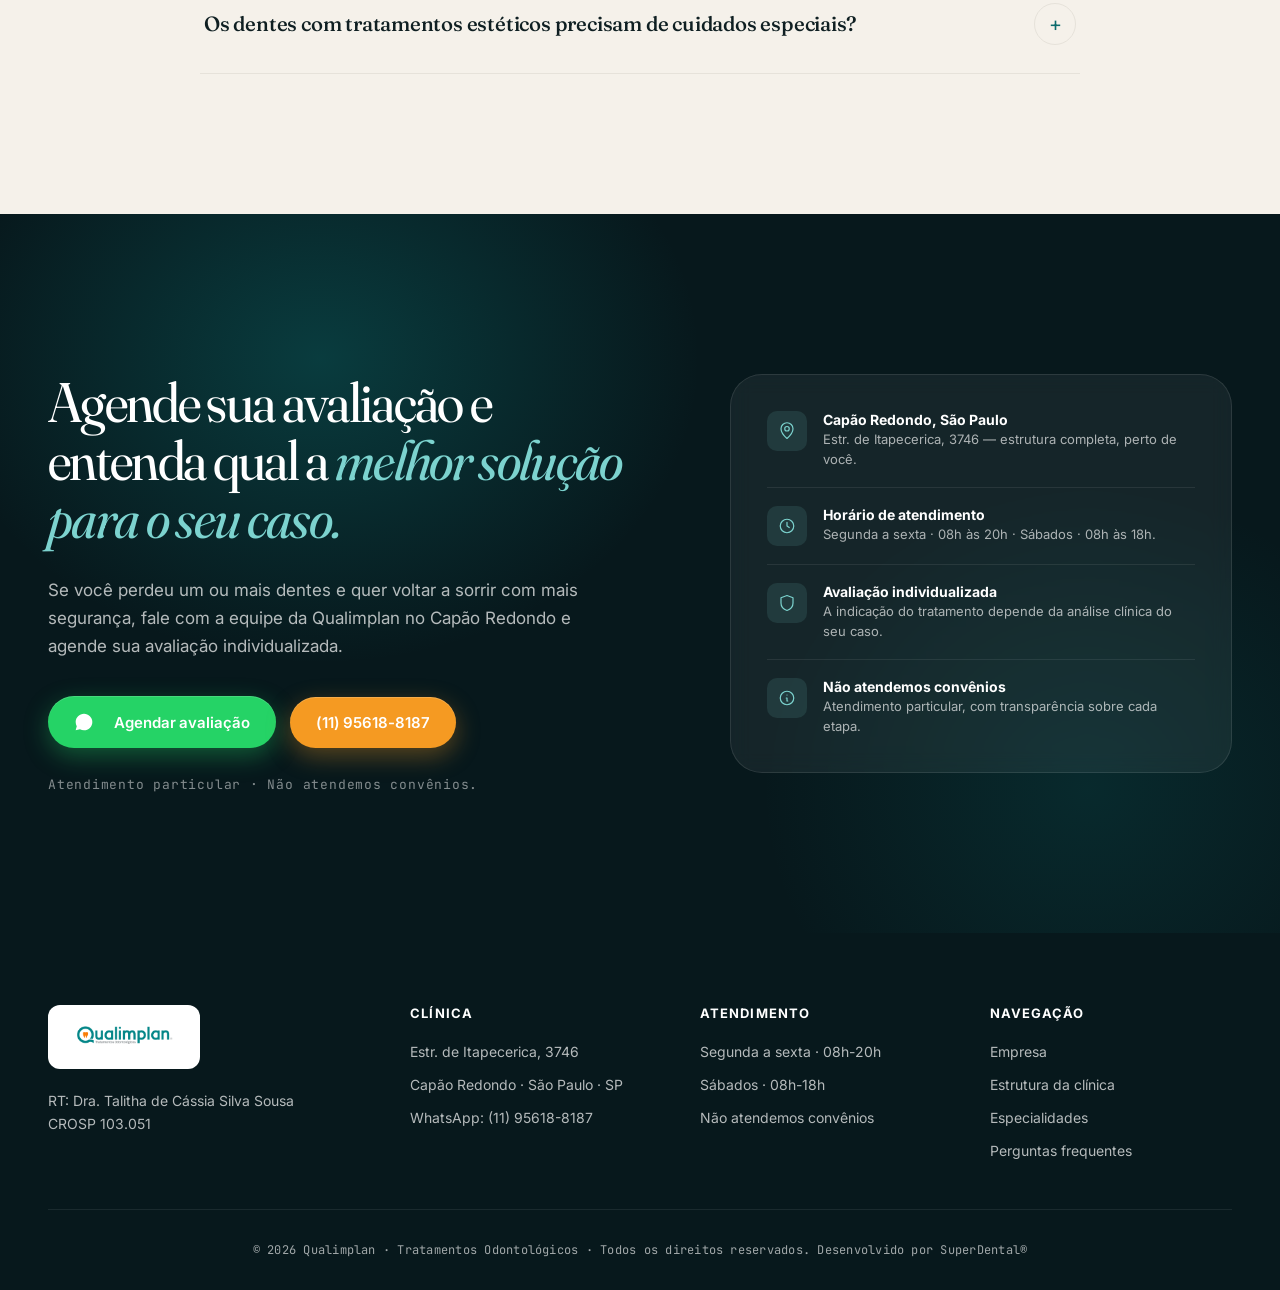
<file: estetica-dental.html>
<!doctype html>
<html lang="pt-BR">
<head>
  <meta charset="utf-8">
  <meta name="viewport" content="width=device-width,initial-scale=1">
  <!-- Google tag (gtag.js) -->
  <script async src="https://www.googletagmanager.com/gtag/js?id=G-245B7WVMEZ"></script>
  <script>
    window.dataLayer = window.dataLayer || [];
    function gtag(){dataLayer.push(arguments);}
    gtag('js', new Date());

    gtag('config', 'G-245B7WVMEZ');
  </script>
  <title>Est&eacute;tica dental | Qualimplan</title>
  <meta name="description" content="Est&eacute;tica dental na Qualimplan, no Cap&atilde;o Redondo. Conhe&ccedil;a possibilidades est&eacute;ticas para deixar seu sorriso ainda mais belo.">
  <link rel="icon" href="assets/favicon.png">
  <link rel="preconnect" href="https://fonts.googleapis.com">
  <link rel="preconnect" href="https://fonts.gstatic.com" crossorigin>
  <link href="https://fonts.googleapis.com/css2?family=Fraunces:ital,opsz,wght,SOFT@0,9..144,300..700,30..100;1,9..144,300..700,30..100&family=Inter:wght@400;500;600;700;800&family=JetBrains+Mono:wght@400;500&display=swap" rel="stylesheet">
  <link rel="stylesheet" href="ortodontia.css">
</head>
<body>
  <header class="ortho-header">
    <div class="ortho-container header-inner">
      <a href="index.html#hero" class="header-logo" aria-label="Qualimplan - in&iacute;cio">
        <img src="assets/logo.png" alt="Qualimplan">
      </a>
      <button class="header-mobile-toggle" type="button" aria-label="Abrir menu" aria-expanded="false">
        <svg class="mobile-icon-menu" width="24" height="24" viewBox="0 0 24 24" fill="none" stroke="currentColor" stroke-width="1.8" aria-hidden="true">
          <path d="M4 7h16M4 12h16M4 17h16" stroke-linecap="round"/>
        </svg>
        <svg class="mobile-icon-close" width="24" height="24" viewBox="0 0 24 24" fill="none" stroke="currentColor" stroke-width="1.8" aria-hidden="true">
          <path d="M8 8l8 8M16 8l-8 8" stroke-linecap="round" stroke-linejoin="round"/>
        </svg>
      </button>
      <nav class="header-nav" aria-label="Navega&ccedil;&atilde;o principal">
        <a href="index.html#hero">In&iacute;cio</a>
        <a href="index.html#clinica">Empresa</a>
        <div class="header-menu-group">
          <button class="header-menu-trigger" type="button" aria-expanded="false">Especialidades</button>
          <div class="header-submenu">
            <a href="ortodontia.html">Ortodontia</a>
            <a href="alinhadores.html">Alinhadores</a>
            <a href="protese.html">Pr&oacute;teses</a>
            <a href="odontopediatria.html">Odontopediatria</a>
            <a href="estetica-dental.html">Est&eacute;tica</a>
            <a href="endodontia.html">Endodontia</a>
            <a href="periodontia.html">Periodontia</a>
            <a href="implante.html">Implantodontia</a>
            <a href="cirurgia.html">Cirurgia</a>
            <a href="preenchimento.html">Preenchimento</a>
            <a href="toxina-botulinica.html">T&oacute;xina Botul&iacute;nica</a>
          </div>
        </div>
        <a href="index.html#confianca">Depoimentos</a>
        <button class="header-link-button" type="button" data-work-open>Trabalhe Conosco</button>
      </nav>
      <span class="header-notice">N&atilde;o atendemos conv&ecirc;nios</span>
    </div>
  </header>

  <main>
    <section class="ortho-hero">
      <div class="ortho-container ortho-hero-grid">
        <div class="ortho-copy">
          <h1>Est&eacute;tica dental</h1>
          <p>Um sorriso branco &eacute; mais atrativo e remete &agrave; jovialidade. Por vezes, restaura&ccedil;&otilde;es antigas, dentes mais maduros ou at&eacute; alimentos pigmentados podem dar um aspecto mais escuro aos dentes.</p>
          <p>A odontologia nos dias atuais conta com diversas possibilidades est&eacute;ticas que n&atilde;o agridem os dentes e podem tornar seu sorriso ainda mais belo.</p>
        </div>

        <figure class="ortho-card">
          <img src="assets/Estetica-Dental.png.webp" alt="Est&eacute;tica dental">
          <figcaption>Est&eacute;tica dental</figcaption>
        </figure>
      </div>
    </section>

    <section class="ortho-faq">
      <div class="ortho-container">
        <div class="faq-head">
          <span>D&uacute;vidas frequentes</span>
          <h2>D&uacute;vidas mais comuns sobre est&eacute;tica dental</h2>
        </div>
        <div class="faq-list">
          <details open>
            <summary>O que &eacute; faceta est&eacute;tica?</summary>
            <p>&Eacute; um procedimento odontol&oacute;gico que restaura os dentes, com resina ou porcelana, que melhoram aspectos funcionais e est&eacute;ticos. Estes produtos apresentam a possibilidade de reestabelecer forma e fun&ccedil;&atilde;o dental com as caracter&iacute;sticas est&eacute;ticas de cor, translucidez, opacidade e demais propriedades &oacute;pticas do esmalte ou dentina. Atualmente &eacute; o procedimento est&eacute;tico mais procurado por pessoas cujo trabalho est&aacute; ligado &agrave; apar&ecirc;ncia e muitas vezes relacionado com a autoestima.</p>
          </details>
          <details>
            <summary>O que &eacute; clareamento dental e como funciona?</summary>
            <p>O clareamento &eacute; feito por meio da administra&ccedil;&atilde;o de subst&acirc;ncias que atrav&eacute;s de rea&ccedil;&otilde;es qu&iacute;micas promovem a a&ccedil;&atilde;o clareadora. O clareamento n&atilde;o &eacute; capaz de danificar ou fragilizar os dentes e deve ser feito por um profissional que avalia cada caso e pode determinar qual a melhor subst&acirc;ncia e concentra&ccedil;&atilde;o adequada a cada paciente. O procedimento pode ser feito de 3 formas, clareamento de consult&oacute;rio, caseiro ou as duas t&eacute;cnicas associadas.</p>
          </details>
          <details>
            <summary>Pacientes que extra&iacute;ram os dentes h&aacute; muito tempo e tem perda &oacute;ssea podem fazer implantes?</summary>
            <p>Podem, mas precisam de um trabalho anterior &agrave; coloca&ccedil;&atilde;o do implante ou at&eacute; em conjunto com a instala&ccedil;&atilde;o do implante: os enxertos &oacute;sseos. S&atilde;o t&eacute;cnicas muito utilizadas nos dias atuais e j&aacute; n&atilde;o s&atilde;o t&atilde;o complexas. Exames complementares s&atilde;o necess&aacute;rios nesses casos como, por exemplo, a tomografia.</p>
          </details>
          <details>
            <summary>Qualquer paciente pode fazer clareamento dental?</summary>
            <p>A princ&iacute;pio qualquer indiv&iacute;duo pode se submeter ao clareamento, entretanto, para a obten&ccedil;&atilde;o de resultados seguros e satisfat&oacute;rios deve ser feita uma avalia&ccedil;&atilde;o criteriosa com um profissional.</p>
          </details>
          <details>
            <summary>Quanto tempo vai durar meu tratamento est&eacute;tico?</summary>
            <p>Tudo vai depender de seus h&aacute;bitos de alimenta&ccedil;&atilde;o e higiene oral. Se voc&ecirc; tiver h&aacute;bito de tomar muito caf&eacute; ou outras bebidas que contenham corantes, as resinas compostas escurecer&atilde;o rapidamente, caso voc&ecirc; tenha o h&aacute;bito de ingerir alimentos duros como torresmos ou semelhantes, o tratamento n&atilde;o ter&aacute; muita durabilidade.</p>
          </details>
          <details>
            <summary>Os dentes com tratamentos est&eacute;ticos precisam de cuidados especiais?</summary>
            <p>Sim, voc&ecirc; precisa retornar periodicamente ao dentista para fazer o controle do tratamento realizado, precisa higienizar seus dentes no m&iacute;nimo tr&ecirc;s vezes ao dia ap&oacute;s as principais refei&ccedil;&otilde;es ou ap&oacute;s a ingest&atilde;o de quaisquer alimentos, fazer o uso correto do fio dental para que a gengiva fique saud&aacute;vel e evitar h&aacute;bitos que possam agredir as restaura&ccedil;&otilde;es est&eacute;ticas, seja de resina ou porcelana.</p>
          </details>
        </div>
      </div>
    </section>

    <section class="ortho-final">
      <div class="ortho-container final-inner">
        <div class="final-copy">
          <h2>Agende sua avalia&ccedil;&atilde;o e entenda qual a <em>melhor solu&ccedil;&atilde;o para o seu caso.</em></h2>
          <p>Se voc&ecirc; perdeu um ou mais dentes e quer voltar a sorrir com mais seguran&ccedil;a, fale com a equipe da Qualimplan no Cap&atilde;o Redondo e agende sua avalia&ccedil;&atilde;o individualizada.</p>
          <div class="final-actions">
            <a class="final-whatsapp" href="https://api.whatsapp.com/send?phone=5511956188187&text=Ol%C3%A1!%20Vim%20do%20site%20e%20gostaria%20de%20mais%20informa%C3%A7%C3%B5es." target="_blank" rel="noopener">Agendar avalia&ccedil;&atilde;o</a>
            <a class="final-phone" href="tel:011956188187">(11) 95618-8187</a>
          </div>
          <div class="final-micro">Atendimento particular &middot; N&atilde;o atendemos conv&ecirc;nios.</div>
        </div>
        <div class="final-card">
          <div class="final-card-row">
            <span class="final-card-icon">
              <svg viewBox="0 0 24 24" aria-hidden="true"><path d="M12 22s8-7 8-13a8 8 0 1 0-16 0c0 6 8 13 8 13z"/><circle cx="12" cy="9" r="3"/></svg>
            </span>
            <div>
              <strong>Cap&atilde;o Redondo, S&atilde;o Paulo</strong>
              <span>Estr. de Itapecerica, 3746 — estrutura completa, perto de voc&ecirc;.</span>
            </div>
          </div>
          <div class="final-card-row">
            <span class="final-card-icon">
              <svg viewBox="0 0 24 24" aria-hidden="true"><circle cx="12" cy="12" r="9"/><path d="M12 7v5l3 2"/></svg>
            </span>
            <div>
              <strong>Hor&aacute;rio de atendimento</strong>
              <span>Segunda a sexta &middot; 08h &agrave;s 20h &middot; S&aacute;bados &middot; 08h &agrave;s 18h.</span>
            </div>
          </div>
          <div class="final-card-row">
            <span class="final-card-icon">
              <svg viewBox="0 0 24 24" aria-hidden="true"><path d="M12 2l8 3v7c0 5-3.5 8.5-8 10-4.5-1.5-8-5-8-10V5l8-3z"/></svg>
            </span>
            <div>
              <strong>Avalia&ccedil;&atilde;o individualizada</strong>
              <span>A indica&ccedil;&atilde;o do tratamento depende da an&aacute;lise cl&iacute;nica do seu caso.</span>
            </div>
          </div>
          <div class="final-card-row">
            <span class="final-card-icon">
              <svg viewBox="0 0 24 24" aria-hidden="true"><circle cx="12" cy="12" r="9"/><path d="M12 8h.01M11 12h1v4h1"/></svg>
            </span>
            <div>
              <strong>N&atilde;o atendemos conv&ecirc;nios</strong>
              <span>Atendimento particular, com transpar&ecirc;ncia sobre cada etapa.</span>
            </div>
          </div>
        </div>
      </div>
    </section>
  </main>

  <footer class="site-footer">
    <div class="ortho-container">
      <div class="footer-top">
        <div>
          <div class="footer-logo"><img src="assets/logo.png" alt="Qualimplan"></div>
          <p class="footer-brand-text">RT: Dra. Talitha de C&aacute;ssia Silva Sousa<br>CROSP 103.051</p>
        </div>
        <div>
          <h4>Cl&iacute;nica</h4>
          <ul>
            <li>Estr. de Itapecerica, 3746</li>
            <li>Cap&atilde;o Redondo &middot; S&atilde;o Paulo &middot; SP</li>
            <li><a href="https://api.whatsapp.com/send?phone=5511956188187&text=Ol%C3%A1!%20Vim%20do%20site%20e%20gostaria%20de%20mais%20informa%C3%A7%C3%B5es." target="_blank" rel="noopener">WhatsApp: (11) 95618-8187</a></li>
          </ul>
        </div>
        <div>
          <h4>Atendimento</h4>
          <ul>
            <li>Segunda a sexta &middot; 08h-20h</li>
            <li>S&aacute;bados &middot; 08h-18h</li>
            <li>N&atilde;o atendemos conv&ecirc;nios</li>
          </ul>
        </div>
        <div>
          <h4>Navega&ccedil;&atilde;o</h4>
          <ul>
            <li><a href="index.html#clinica">Empresa</a></li>
            <li><a href="index.html#estrutura">Estrutura da cl&iacute;nica</a></li>
            <li><a href="index.html#especialidades">Especialidades</a></li>
            <li><a href="index.html#faq">Perguntas frequentes</a></li>
          </ul>
        </div>
      </div>
      <div class="footer-bottom">
        <span>&copy; 2026 Qualimplan &middot; Tratamentos Odontol&oacute;gicos &middot; Todos os direitos reservados. Desenvolvido por SuperDental&reg;</span>
      </div>
    </div>
  </footer>

  <a class="wa-float" href="https://api.whatsapp.com/send?phone=5511956188187&text=Ol%C3%A1!%20Vim%20do%20site%20e%20gostaria%20de%20mais%20informa%C3%A7%C3%B5es." target="_blank" rel="noopener" aria-label="Falar no WhatsApp">
    <span class="wa-float-ico" aria-hidden="true">
      <svg width="28" height="28" viewBox="0 0 24 24" fill="none" stroke="currentColor" stroke-width="1.8" xmlns="http://www.w3.org/2000/svg">
        <path d="M17.5 14.4c-.3-.2-1.8-.9-2-1-.3-.1-.5-.1-.7.1-.2.3-.8 1-1 1.2-.2.2-.3.2-.6.1-.3-.2-1.3-.5-2.4-1.5-.9-.8-1.5-1.8-1.7-2.1-.2-.3 0-.5.1-.6.1-.1.3-.3.4-.5.1-.2.2-.3.3-.5.1-.2 0-.4 0-.5 0-.1-.6-1.6-.9-2.2-.2-.6-.5-.5-.7-.5h-.6c-.2 0-.5.1-.8.4-.3.3-1 1-1 2.5s1.1 2.9 1.2 3.1c.1.2 2.1 3.2 5 4.5.7.3 1.3.5 1.7.6.7.2 1.4.2 1.9.1.6-.1 1.8-.7 2-1.4.3-.7.3-1.3.2-1.4-.1-.1-.3-.2-.6-.4zM12 2C6.5 2 2 6.5 2 12c0 1.8.5 3.5 1.3 5L2 22l5.2-1.3c1.4.8 3.1 1.2 4.8 1.2 5.5 0 10-4.5 10-10S17.5 2 12 2z" stroke-linejoin="round"/>
      </svg>
    </span>
  </a>

  <div class="insurance-popup" role="presentation">
    <button class="insurance-popup-backdrop" type="button" data-insurance-close aria-label="Fechar aviso"></button>
    <div class="insurance-popup-card" role="dialog" aria-modal="true" aria-labelledby="insurance-popup-title">
      <button class="insurance-popup-close" type="button" data-insurance-close aria-label="Fechar aviso">+</button>
      <div class="insurance-popup-icon" aria-hidden="true">
        <svg viewBox="0 0 24 24" fill="none" stroke="currentColor" stroke-width="1.8">
          <circle cx="12" cy="12" r="9"></circle>
          <path d="M12 8h.01M11 12h1v4h1" stroke-linecap="round" stroke-linejoin="round"></path>
        </svg>
      </div>
      <p class="insurance-popup-kicker">Aviso importante</p>
      <h2 id="insurance-popup-title" class="insurance-popup-title">N&atilde;o atendemos conv&ecirc;nios</h2>
    </div>
  </div>

  <div class="work-popup" hidden>
    <button class="work-popup-backdrop" type="button" data-work-close aria-label="Fechar"></button>
    <div class="work-popup-card" role="dialog" aria-modal="true" aria-labelledby="work-title">
      <button class="work-popup-close" type="button" data-work-close aria-label="Fechar">+</button>
      <h2 id="work-title">Trabalhe Conosco</h2>
      <p>Curr&iacute;culos s&atilde;o recebidos exclusivamente no e-mail: <a href="mailto:odontologia@qualimplan.com.br">odontologia@qualimplan.com.br</a></p>
    </div>
  </div>

  <script>
    const mobileButton = document.querySelector('.header-mobile-toggle');
    const nav = document.querySelector('.header-nav');
    const specialtyButton = document.querySelector('.header-menu-trigger');
    const specialtyGroup = document.querySelector('.header-menu-group');
    const popup = document.querySelector('.work-popup');
    const insurancePopup = document.querySelector('.insurance-popup');

    const closeInsurancePopup = () => {
      if (insurancePopup) {
        insurancePopup.hidden = true;
      }
    };

    mobileButton.addEventListener('click', () => {
      const open = nav.classList.toggle('open');
      mobileButton.setAttribute('aria-expanded', String(open));
      if (!open) {
        specialtyGroup.classList.remove('open');
        specialtyButton.setAttribute('aria-expanded', 'false');
      }
    });

    specialtyButton.addEventListener('click', () => {
      const open = specialtyGroup.classList.toggle('open');
      specialtyButton.setAttribute('aria-expanded', String(open));
    });

    document.querySelectorAll('.header-nav a').forEach((link) => {
      link.addEventListener('click', () => {
        nav.classList.remove('open');
        mobileButton.setAttribute('aria-expanded', 'false');
      });
    });

    document.querySelectorAll('[data-work-open]').forEach((button) => {
      button.addEventListener('click', () => {
        popup.hidden = false;
        nav.classList.remove('open');
      });
    });

    document.querySelectorAll('[data-work-close]').forEach((button) => {
      button.addEventListener('click', () => {
        popup.hidden = true;
      });
    });

    document.querySelectorAll('[data-insurance-close]').forEach((button) => {
      button.addEventListener('click', closeInsurancePopup);
    });

    document.addEventListener('keydown', (event) => {
      if (event.key === 'Escape') {
        closeInsurancePopup();
      }
    });
  </script>
</body>
</html>
</file>
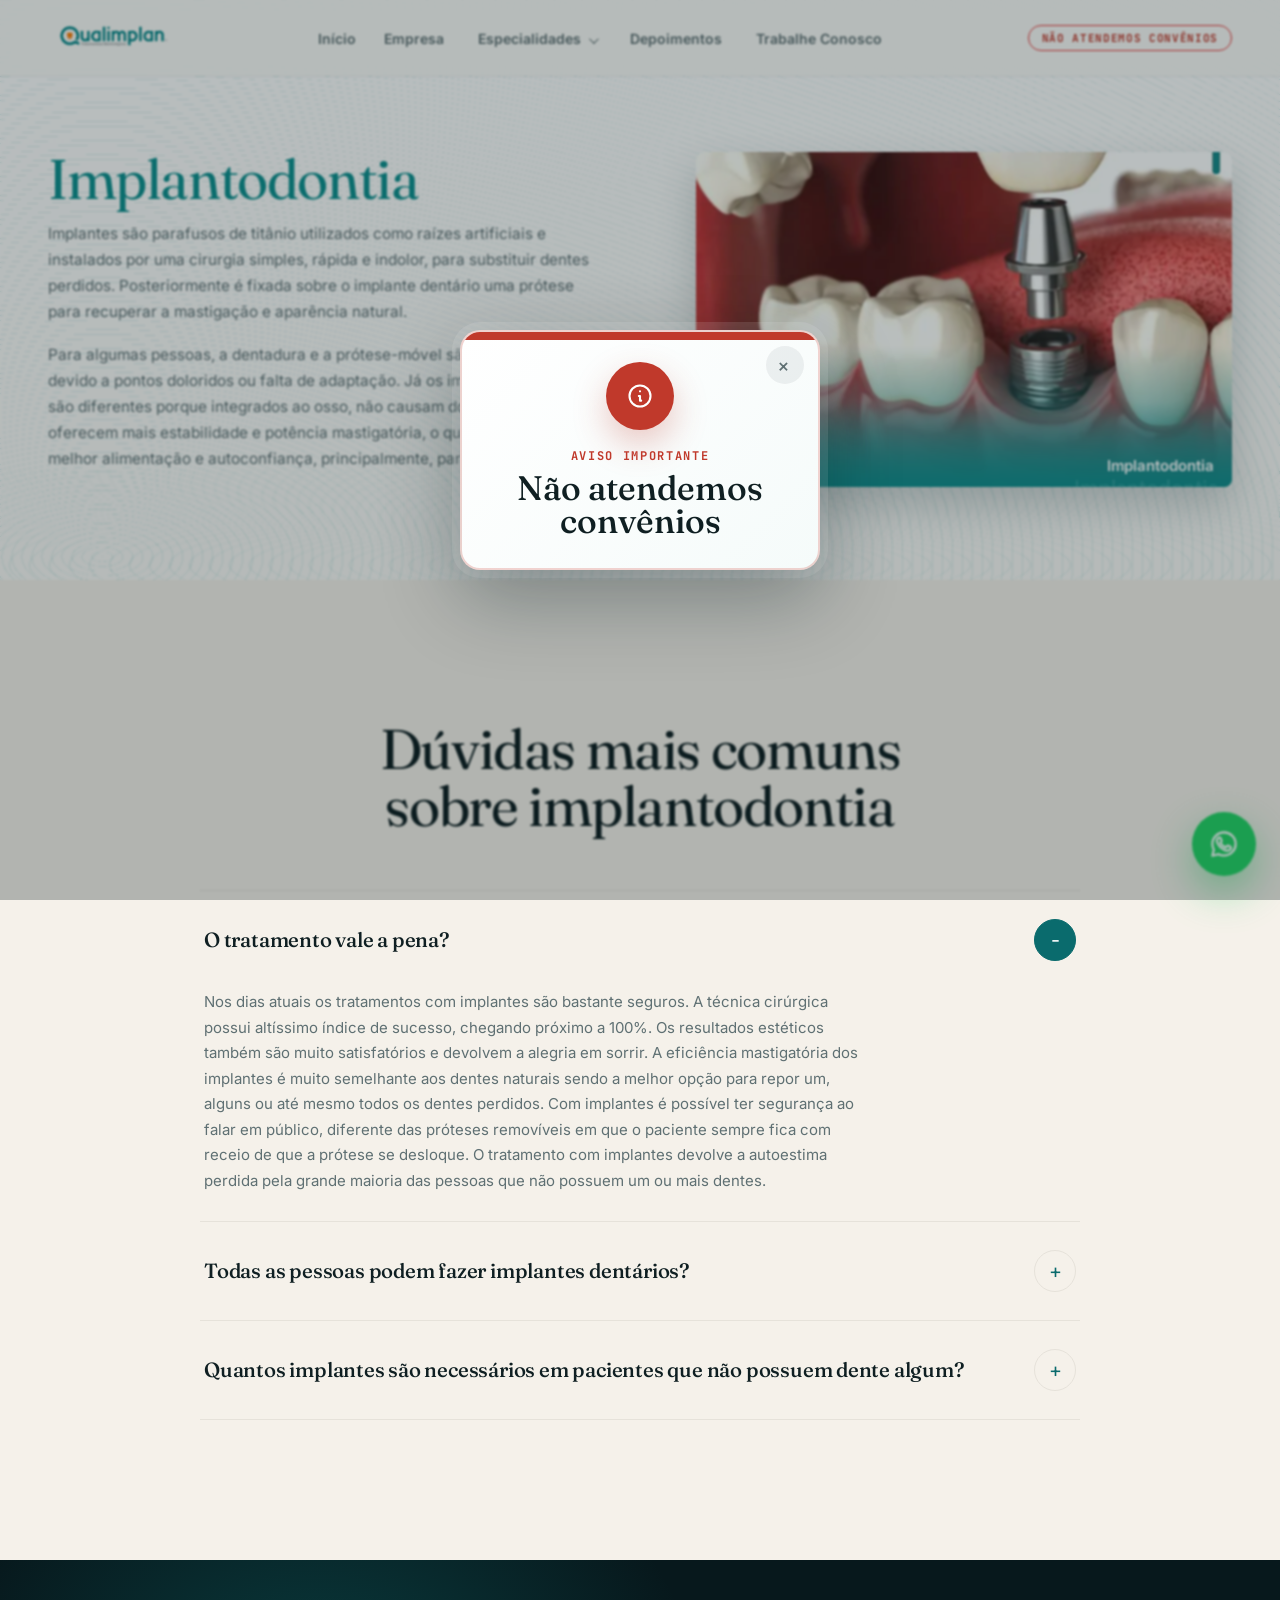
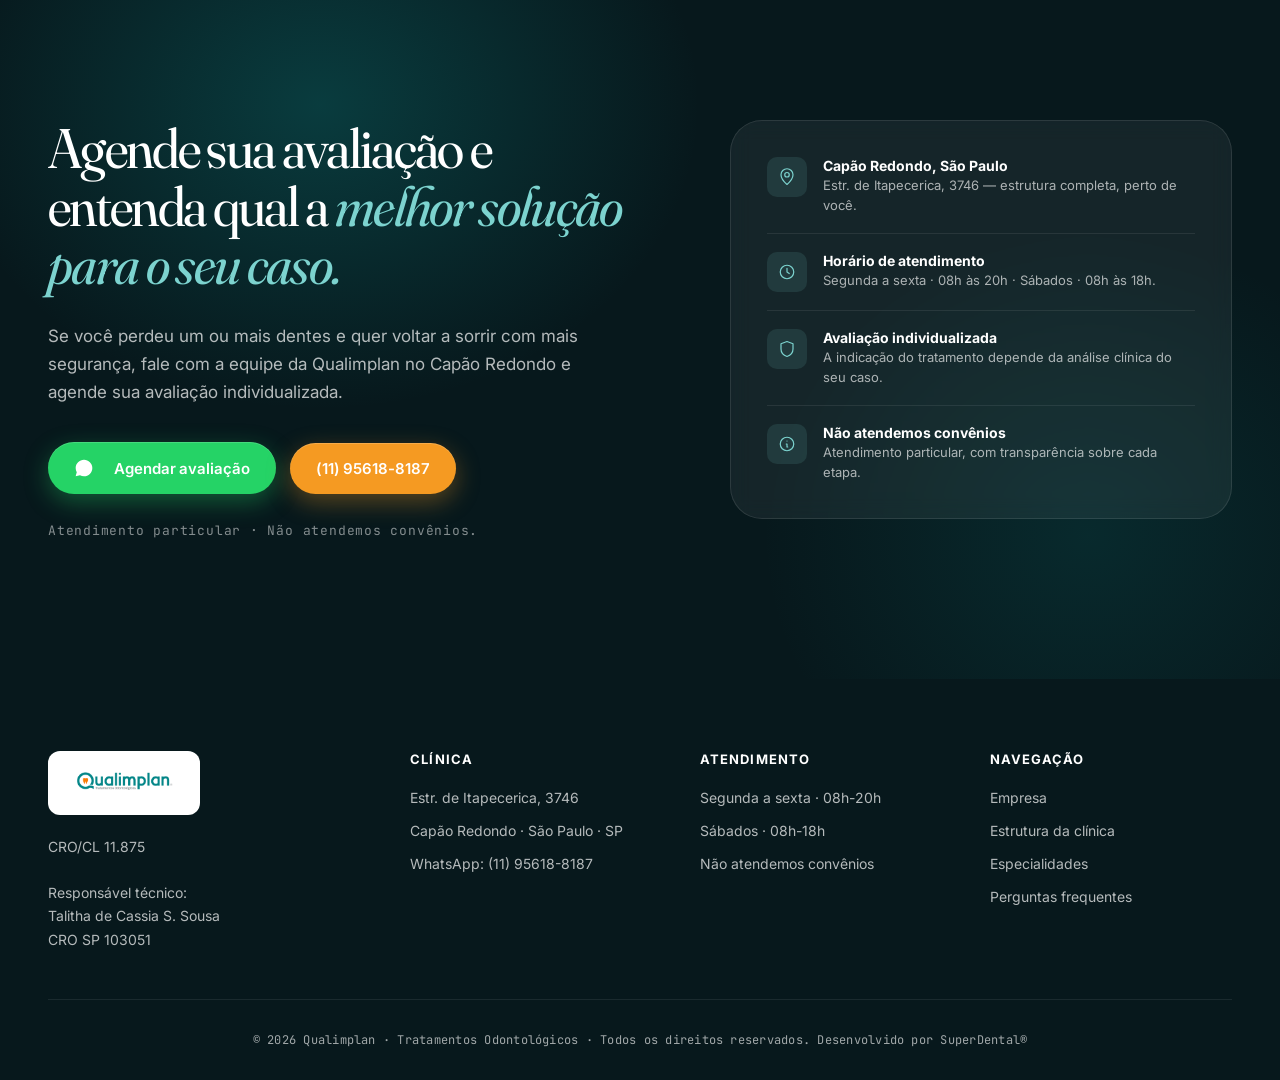
<file: implante.html>
<!doctype html>
<html lang="pt-BR">
<head>
  <meta charset="utf-8">
  <meta name="viewport" content="width=device-width,initial-scale=1">
  <!-- Google tag (gtag.js) -->
  <script async src="https://www.googletagmanager.com/gtag/js?id=G-245B7WVMEZ"></script>
  <script>
    window.dataLayer = window.dataLayer || [];
    function gtag(){dataLayer.push(arguments);}
    gtag('js', new Date());

    gtag('config', 'G-245B7WVMEZ');
  </script>
  <title>Implantodontia | Qualimplan</title>
  <meta name="description" content="Implantodontia na Qualimplan, no Cap&atilde;o Redondo. Conhe&ccedil;a os implantes dent&aacute;rios e agende sua avalia&ccedil;&atilde;o.">
  <link rel="icon" href="assets/favicon.png">
  <link rel="preconnect" href="https://fonts.googleapis.com">
  <link rel="preconnect" href="https://fonts.gstatic.com" crossorigin>
  <link href="https://fonts.googleapis.com/css2?family=Fraunces:ital,opsz,wght,SOFT@0,9..144,300..700,30..100;1,9..144,300..700,30..100&family=Inter:wght@400;500;600;700;800&family=JetBrains+Mono:wght@400;500&display=swap" rel="stylesheet">
  <link rel="stylesheet" href="ortodontia.css">
</head>
<body>
  <header class="ortho-header">
    <div class="ortho-container header-inner">
      <a href="index.html#hero" class="header-logo" aria-label="Qualimplan - in&iacute;cio">
        <img src="assets/logo.png" alt="Qualimplan">
      </a>
      <button class="header-mobile-toggle" type="button" aria-label="Abrir menu" aria-expanded="false">
        <svg class="mobile-icon-menu" width="24" height="24" viewBox="0 0 24 24" fill="none" stroke="currentColor" stroke-width="1.8" aria-hidden="true">
          <path d="M4 7h16M4 12h16M4 17h16" stroke-linecap="round"/>
        </svg>
        <svg class="mobile-icon-close" width="24" height="24" viewBox="0 0 24 24" fill="none" stroke="currentColor" stroke-width="1.8" aria-hidden="true">
          <path d="M8 8l8 8M16 8l-8 8" stroke-linecap="round" stroke-linejoin="round"/>
        </svg>
      </button>
      <nav class="header-nav" aria-label="Navega&ccedil;&atilde;o principal">
        <a href="index.html#hero">In&iacute;cio</a>
        <a href="index.html#clinica">Empresa</a>
        <div class="header-menu-group">
          <button class="header-menu-trigger" type="button" aria-expanded="false">Especialidades</button>
          <div class="header-submenu">
            <a href="ortodontia.html">Ortodontia</a>
            <a href="protese.html">Pr&oacute;teses</a>
            <a href="odontopediatria.html">Odontopediatria</a>
            <a href="dentistica.html">Dent&iacute;stica</a>
            <a href="endodontia.html">Endodontia</a>
            <a href="periodontia.html">Periodontia</a>
            <a href="implante.html">Implantodontia</a>
            <a href="cirurgia.html">Cirurgia</a>
          </div>
        </div>
        <a href="index.html#confianca">Depoimentos</a>
        <button class="header-link-button" type="button" data-work-open>Trabalhe Conosco</button>
      </nav>
      <span class="header-notice">N&atilde;o atendemos conv&ecirc;nios</span>
    </div>
  </header>

  <main>
    <section class="ortho-hero">
      <div class="ortho-container ortho-hero-grid">
        <div class="ortho-copy">
          <h1>Implantodontia</h1>
          <p>Implantes s&atilde;o parafusos de tit&acirc;nio utilizados como ra&iacute;zes artificiais e instalados por uma cirurgia simples, r&aacute;pida e indolor, para substituir dentes perdidos. Posteriormente &eacute; fixada sobre o implante dent&aacute;rio uma pr&oacute;tese para recuperar a mastiga&ccedil;&atilde;o e apar&ecirc;ncia natural.</p>
          <p>Para algumas pessoas, a dentadura e a pr&oacute;tese-m&oacute;vel s&atilde;o desconfort&aacute;veis devido a pontos doloridos ou falta de adapta&ccedil;&atilde;o. J&aacute; os implantes dent&aacute;rios s&atilde;o diferentes porque integrados ao osso, n&atilde;o causam dor na mucosa, oferecem mais estabilidade e pot&ecirc;ncia mastigat&oacute;ria, o que leva a uma melhor alimenta&ccedil;&atilde;o e autoconfian&ccedil;a, principalmente, para sorrir.</p>
        </div>

        <figure class="ortho-card">
          <img src="assets/Implantodontia.png.webp" alt="Implantodontia">
          <figcaption>Implantodontia</figcaption>
        </figure>
      </div>
    </section>

    <section class="ortho-faq">
      <div class="ortho-container">
        <div class="faq-head">
          <span>D&uacute;vidas frequentes</span>
          <h2>D&uacute;vidas mais comuns sobre implantodontia</h2>
        </div>
        <div class="faq-list">
          <details open>
            <summary>O tratamento vale a pena?</summary>
            <p>Nos dias atuais os tratamentos com implantes s&atilde;o bastante seguros. A t&eacute;cnica cir&uacute;rgica possui alt&iacute;ssimo &iacute;ndice de sucesso, chegando pr&oacute;ximo a 100%. Os resultados est&eacute;ticos tamb&eacute;m s&atilde;o muito satisfat&oacute;rios e devolvem a alegria em sorrir. A efici&ecirc;ncia mastigat&oacute;ria dos implantes &eacute; muito semelhante aos dentes naturais sendo a melhor op&ccedil;&atilde;o para repor um, alguns ou at&eacute; mesmo todos os dentes perdidos. Com implantes &eacute; poss&iacute;vel ter seguran&ccedil;a ao falar em p&uacute;blico, diferente das pr&oacute;teses remov&iacute;veis em que o paciente sempre fica com receio de que a pr&oacute;tese se desloque. O tratamento com implantes devolve a autoestima perdida pela grande maioria das pessoas que n&atilde;o possuem um ou mais dentes.</p>
          </details>
          <details>
            <summary>Todas as pessoas podem fazer implantes dent&aacute;rios?</summary>
            <p>Os pacientes que pretendem realizar implantes, devem passar por avalia&ccedil;&atilde;o com um especialista, chamado de implantodontista. Algumas vezes o paciente n&atilde;o pode fazer o implante naquele momento ou n&atilde;o pode fazer por uma determinada condi&ccedil;&atilde;o, mas isso n&atilde;o impede que ele consiga realizar esse sonho futuramente. O importante em rela&ccedil;&atilde;o ao paciente &eacute; que ele tenha um bom estado geral de sa&uacute;de.</p>
          </details>
          <details>
            <summary>Quantos implantes s&atilde;o necess&aacute;rios em pacientes que n&atilde;o possuem dente algum?</summary>
            <p>Depende do tipo de trabalho que ser&aacute; feito, mas na parte superior no m&iacute;nimo seis implantes e na regi&atilde;o inferior no m&iacute;nimo dois. Essa diferen&ccedil;a no n&uacute;mero de implantes &eacute; devido ao osso de cima ser mais delicado e o de baixo mais resistente, e o tipo de pr&oacute;tese tamb&eacute;m varia conforme essa quantidade.</p>
          </details>
        </div>
      </div>
    </section>

    <section class="ortho-final">
      <div class="ortho-container final-inner">
        <div class="final-copy">
          <h2>Agende sua avalia&ccedil;&atilde;o e entenda qual a <em>melhor solu&ccedil;&atilde;o para o seu caso.</em></h2>
          <p>Se voc&ecirc; perdeu um ou mais dentes e quer voltar a sorrir com mais seguran&ccedil;a, fale com a equipe da Qualimplan no Cap&atilde;o Redondo e agende sua avalia&ccedil;&atilde;o individualizada.</p>
          <div class="final-actions">
            <a class="final-whatsapp" href="https://api.whatsapp.com/send?phone=5511956188187&text=Ol%C3%A1!%20Vim%20do%20site%20e%20gostaria%20de%20mais%20informa%C3%A7%C3%B5es." target="_blank" rel="noopener">Agendar avalia&ccedil;&atilde;o</a>
            <a class="final-phone" href="tel:011956188187">(11) 95618-8187</a>
          </div>
          <div class="final-micro">Atendimento particular &middot; N&atilde;o atendemos conv&ecirc;nios.</div>
        </div>
        <div class="final-card">
          <div class="final-card-row">
            <span class="final-card-icon">
              <svg viewBox="0 0 24 24" aria-hidden="true"><path d="M12 22s8-7 8-13a8 8 0 1 0-16 0c0 6 8 13 8 13z"/><circle cx="12" cy="9" r="3"/></svg>
            </span>
            <div>
              <strong>Cap&atilde;o Redondo, S&atilde;o Paulo</strong>
              <span>Estr. de Itapecerica, 3746 — estrutura completa, perto de voc&ecirc;.</span>
            </div>
          </div>
          <div class="final-card-row">
            <span class="final-card-icon">
              <svg viewBox="0 0 24 24" aria-hidden="true"><circle cx="12" cy="12" r="9"/><path d="M12 7v5l3 2"/></svg>
            </span>
            <div>
              <strong>Hor&aacute;rio de atendimento</strong>
              <span>Segunda a sexta &middot; 08h &agrave;s 20h &middot; S&aacute;bados &middot; 08h &agrave;s 18h.</span>
            </div>
          </div>
          <div class="final-card-row">
            <span class="final-card-icon">
              <svg viewBox="0 0 24 24" aria-hidden="true"><path d="M12 2l8 3v7c0 5-3.5 8.5-8 10-4.5-1.5-8-5-8-10V5l8-3z"/></svg>
            </span>
            <div>
              <strong>Avalia&ccedil;&atilde;o individualizada</strong>
              <span>A indica&ccedil;&atilde;o do tratamento depende da an&aacute;lise cl&iacute;nica do seu caso.</span>
            </div>
          </div>
          <div class="final-card-row">
            <span class="final-card-icon">
              <svg viewBox="0 0 24 24" aria-hidden="true"><circle cx="12" cy="12" r="9"/><path d="M12 8h.01M11 12h1v4h1"/></svg>
            </span>
            <div>
              <strong>N&atilde;o atendemos conv&ecirc;nios</strong>
              <span>Atendimento particular, com transpar&ecirc;ncia sobre cada etapa.</span>
            </div>
          </div>
        </div>
      </div>
    </section>
  </main>

  <footer class="site-footer">
    <div class="ortho-container">
      <div class="footer-top">
        <div>
          <div class="footer-logo"><img src="assets/logo.png" alt="Qualimplan"></div>
          <p class="footer-brand-text">CRO/CL 11.875<br><br>Respons&aacute;vel t&eacute;cnico:<br>Talitha de Cassia S. Sousa<br>CRO SP 103051</p>
        </div>
        <div>
          <h4>Cl&iacute;nica</h4>
          <ul>
            <li>Estr. de Itapecerica, 3746</li>
            <li>Cap&atilde;o Redondo &middot; S&atilde;o Paulo &middot; SP</li>
            <li><a href="https://api.whatsapp.com/send?phone=5511956188187&text=Ol%C3%A1!%20Vim%20do%20site%20e%20gostaria%20de%20mais%20informa%C3%A7%C3%B5es." target="_blank" rel="noopener">WhatsApp: (11) 95618-8187</a></li>
          </ul>
        </div>
        <div>
          <h4>Atendimento</h4>
          <ul>
            <li>Segunda a sexta &middot; 08h-20h</li>
            <li>S&aacute;bados &middot; 08h-18h</li>
            <li>N&atilde;o atendemos conv&ecirc;nios</li>
          </ul>
        </div>
        <div>
          <h4>Navega&ccedil;&atilde;o</h4>
          <ul>
            <li><a href="index.html#clinica">Empresa</a></li>
            <li><a href="index.html#estrutura">Estrutura da cl&iacute;nica</a></li>
            <li><a href="index.html#especialidades">Especialidades</a></li>
            <li><a href="index.html#faq">Perguntas frequentes</a></li>
          </ul>
        </div>
      </div>
      <div class="footer-bottom">
        <span>&copy; 2026 Qualimplan &middot; Tratamentos Odontol&oacute;gicos &middot; Todos os direitos reservados. Desenvolvido por SuperDental&reg;</span>
      </div>
    </div>
  </footer>

  <a class="wa-float" href="https://api.whatsapp.com/send?phone=5511956188187&text=Ol%C3%A1!%20Vim%20do%20site%20e%20gostaria%20de%20mais%20informa%C3%A7%C3%B5es." target="_blank" rel="noopener" aria-label="Falar no WhatsApp">
    <span class="wa-float-ico" aria-hidden="true">
      <svg width="28" height="28" viewBox="0 0 24 24" fill="none" stroke="currentColor" stroke-width="1.8" xmlns="http://www.w3.org/2000/svg">
        <path d="M17.5 14.4c-.3-.2-1.8-.9-2-1-.3-.1-.5-.1-.7.1-.2.3-.8 1-1 1.2-.2.2-.3.2-.6.1-.3-.2-1.3-.5-2.4-1.5-.9-.8-1.5-1.8-1.7-2.1-.2-.3 0-.5.1-.6.1-.1.3-.3.4-.5.1-.2.2-.3.3-.5.1-.2 0-.4 0-.5 0-.1-.6-1.6-.9-2.2-.2-.6-.5-.5-.7-.5h-.6c-.2 0-.5.1-.8.4-.3.3-1 1-1 2.5s1.1 2.9 1.2 3.1c.1.2 2.1 3.2 5 4.5.7.3 1.3.5 1.7.6.7.2 1.4.2 1.9.1.6-.1 1.8-.7 2-1.4.3-.7.3-1.3.2-1.4-.1-.1-.3-.2-.6-.4zM12 2C6.5 2 2 6.5 2 12c0 1.8.5 3.5 1.3 5L2 22l5.2-1.3c1.4.8 3.1 1.2 4.8 1.2 5.5 0 10-4.5 10-10S17.5 2 12 2z" stroke-linejoin="round"/>
      </svg>
    </span>
  </a>

  <div class="insurance-popup" role="presentation">
    <button class="insurance-popup-backdrop" type="button" data-insurance-close aria-label="Fechar aviso"></button>
    <div class="insurance-popup-card" role="dialog" aria-modal="true" aria-labelledby="insurance-popup-title">
      <button class="insurance-popup-close" type="button" data-insurance-close aria-label="Fechar aviso">+</button>
      <div class="insurance-popup-icon" aria-hidden="true">
        <svg viewBox="0 0 24 24" fill="none" stroke="currentColor" stroke-width="1.8">
          <circle cx="12" cy="12" r="9"></circle>
          <path d="M12 8h.01M11 12h1v4h1" stroke-linecap="round" stroke-linejoin="round"></path>
        </svg>
      </div>
      <p class="insurance-popup-kicker">Aviso importante</p>
      <h2 id="insurance-popup-title" class="insurance-popup-title">N&atilde;o atendemos conv&ecirc;nios</h2>
    </div>
  </div>

  <div class="work-popup" hidden>
    <button class="work-popup-backdrop" type="button" data-work-close aria-label="Fechar"></button>
    <div class="work-popup-card" role="dialog" aria-modal="true" aria-labelledby="work-title">
      <button class="work-popup-close" type="button" data-work-close aria-label="Fechar">+</button>
      <h2 id="work-title">Trabalhe Conosco</h2>
      <p>Curr&iacute;culos s&atilde;o recebidos exclusivamente no e-mail: <a href="mailto:odontologia@qualimplan.com.br">odontologia@qualimplan.com.br</a></p>
    </div>
  </div>

  <script>
    const mobileButton = document.querySelector('.header-mobile-toggle');
    const nav = document.querySelector('.header-nav');
    const specialtyButton = document.querySelector('.header-menu-trigger');
    const specialtyGroup = document.querySelector('.header-menu-group');
    const popup = document.querySelector('.work-popup');
    const insurancePopup = document.querySelector('.insurance-popup');

    const closeInsurancePopup = () => {
      if (insurancePopup) {
        insurancePopup.hidden = true;
      }
    };

    mobileButton.addEventListener('click', () => {
      const open = nav.classList.toggle('open');
      mobileButton.setAttribute('aria-expanded', String(open));
      if (!open) {
        specialtyGroup.classList.remove('open');
        specialtyButton.setAttribute('aria-expanded', 'false');
      }
    });

    specialtyButton.addEventListener('click', () => {
      const open = specialtyGroup.classList.toggle('open');
      specialtyButton.setAttribute('aria-expanded', String(open));
    });

    document.querySelectorAll('.header-nav a').forEach((link) => {
      link.addEventListener('click', () => {
        nav.classList.remove('open');
        mobileButton.setAttribute('aria-expanded', 'false');
      });
    });

    document.querySelectorAll('[data-work-open]').forEach((button) => {
      button.addEventListener('click', () => {
        popup.hidden = false;
        nav.classList.remove('open');
      });
    });

    document.querySelectorAll('[data-work-close]').forEach((button) => {
      button.addEventListener('click', () => {
        popup.hidden = true;
      });
    });

    document.querySelectorAll('[data-insurance-close]').forEach((button) => {
      button.addEventListener('click', closeInsurancePopup);
    });

    document.addEventListener('keydown', (event) => {
      if (event.key === 'Escape') {
        closeInsurancePopup();
      }
    });
  </script>
</body>
</html>
</file>
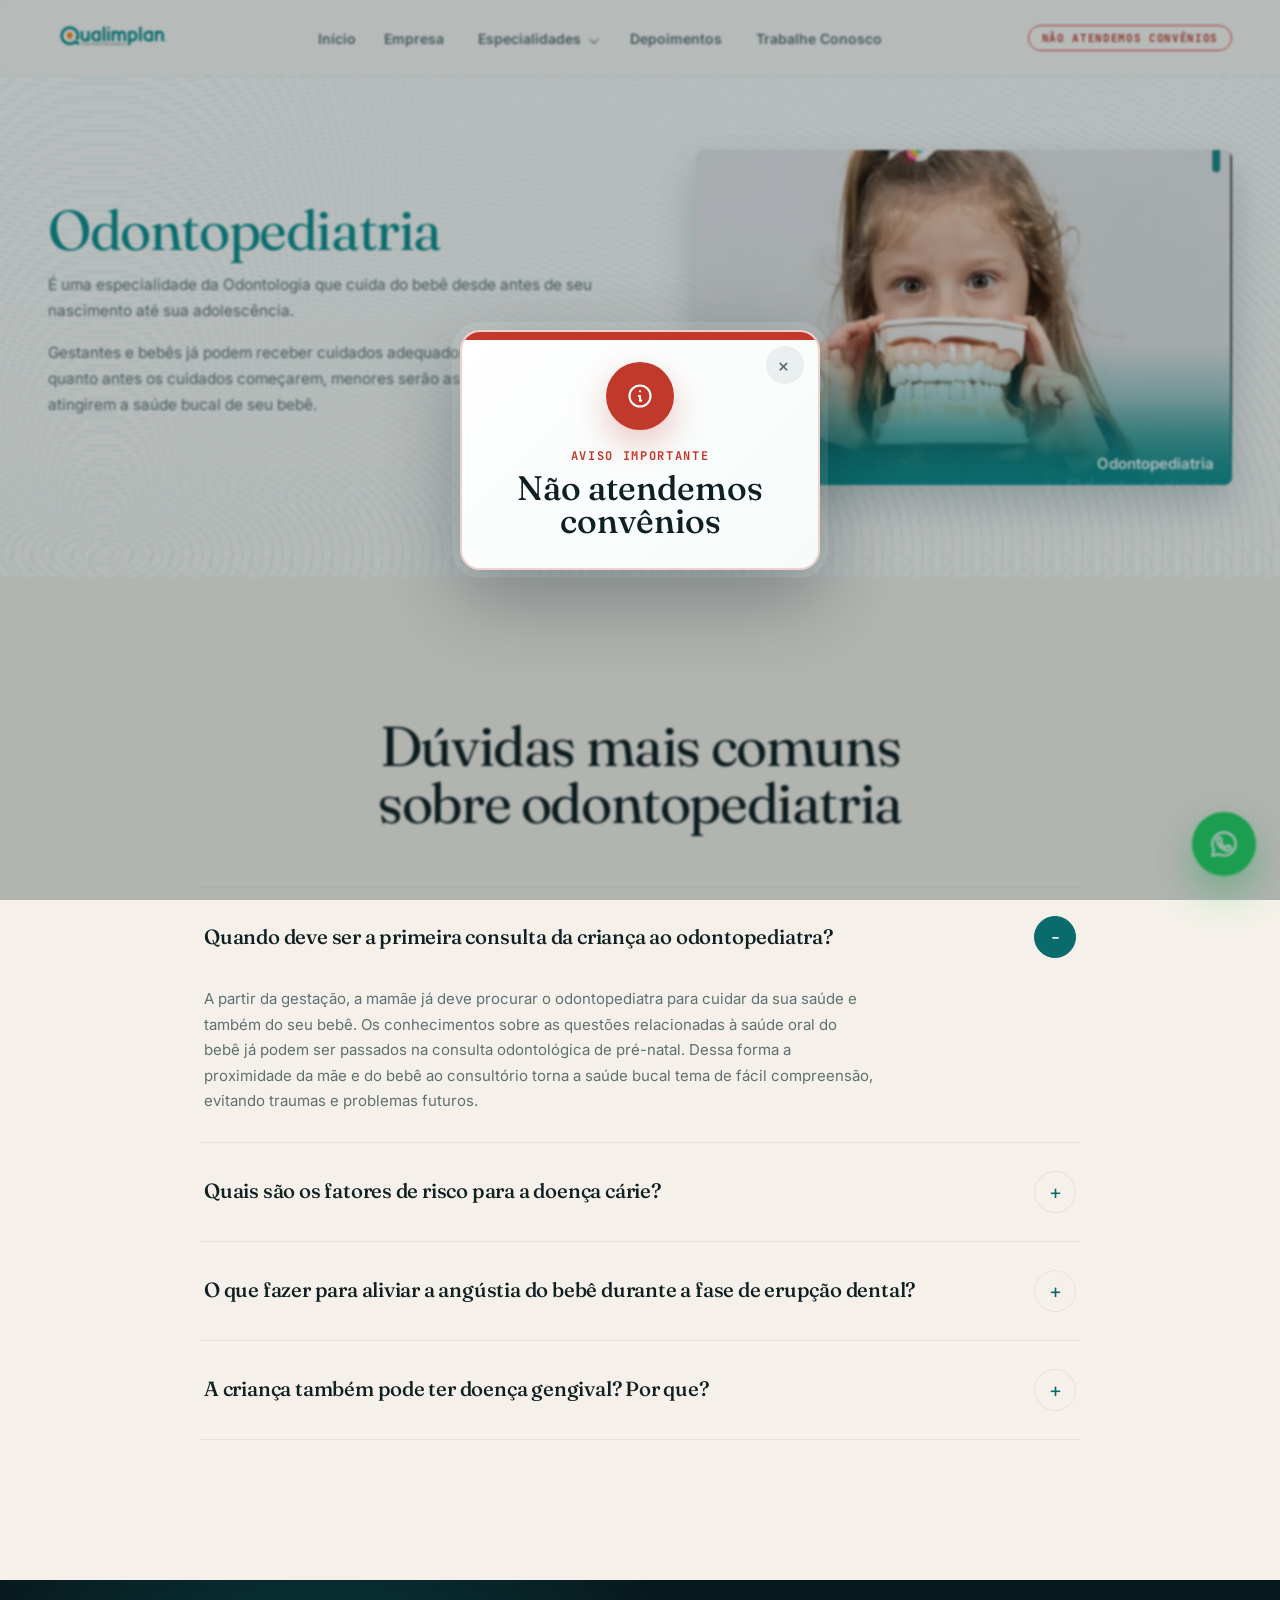
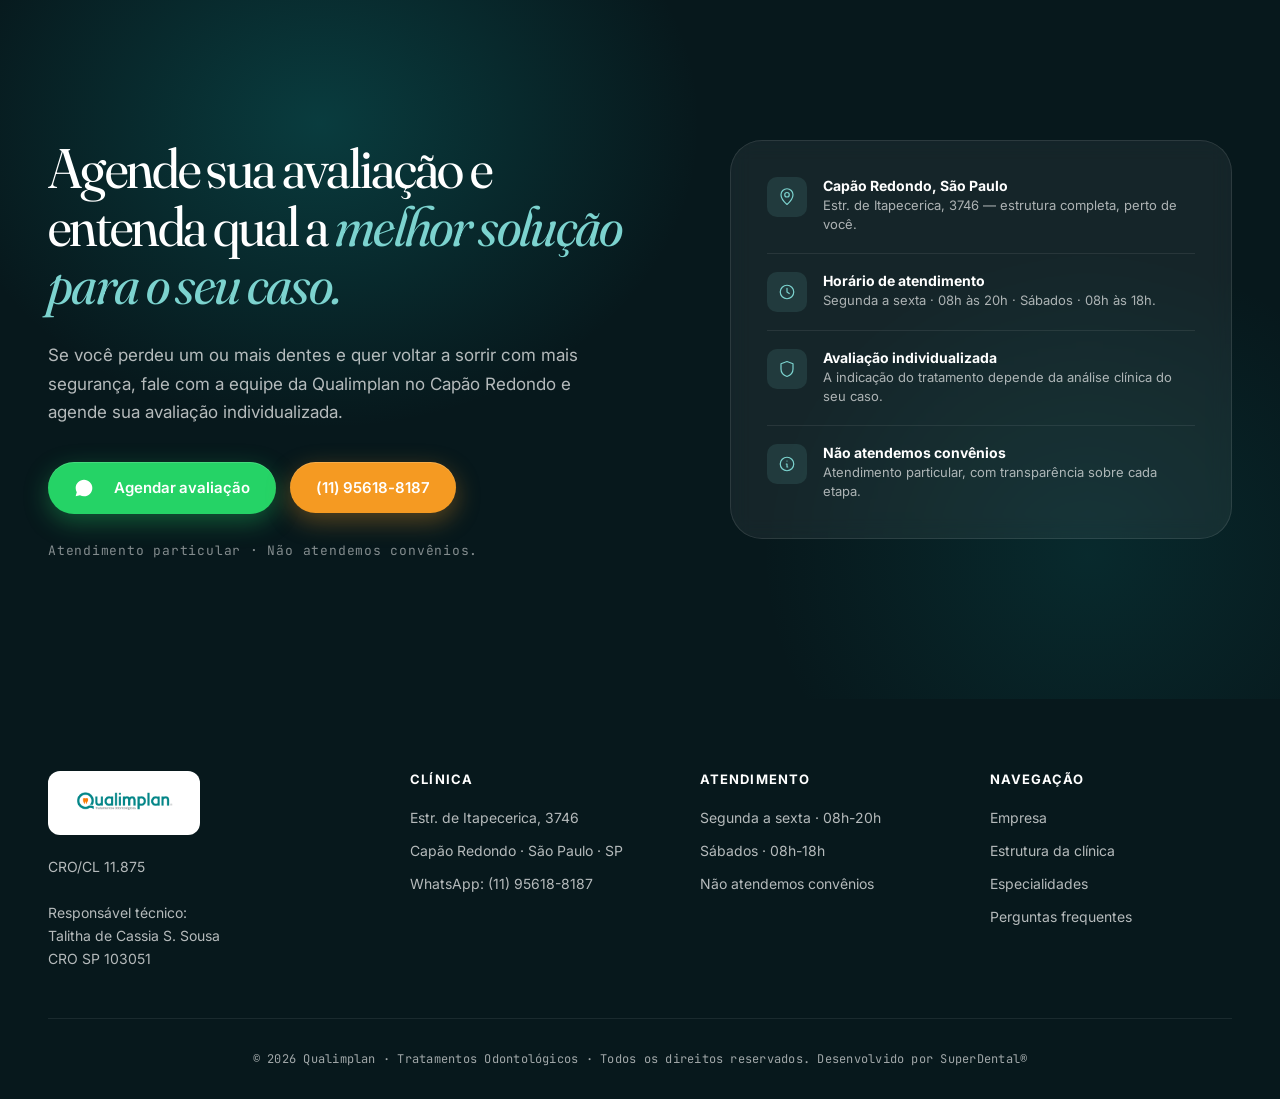
<file: odontopediatria.html>
<!doctype html>
<html lang="pt-BR">
<head>
  <meta charset="utf-8">
  <meta name="viewport" content="width=device-width,initial-scale=1">
  <!-- Google tag (gtag.js) -->
  <script async src="https://www.googletagmanager.com/gtag/js?id=G-245B7WVMEZ"></script>
  <script>
    window.dataLayer = window.dataLayer || [];
    function gtag(){dataLayer.push(arguments);}
    gtag('js', new Date());

    gtag('config', 'G-245B7WVMEZ');
  </script>
  <title>Odontopediatria | Qualimplan</title>
  <meta name="description" content="Odontopediatria na Qualimplan, no Cap&atilde;o Redondo. Cuidados odontol&oacute;gicos para beb&ecirc;s, crian&ccedil;as e adolescentes.">
  <link rel="icon" href="assets/favicon.png">
  <link rel="preconnect" href="https://fonts.googleapis.com">
  <link rel="preconnect" href="https://fonts.gstatic.com" crossorigin>
  <link href="https://fonts.googleapis.com/css2?family=Fraunces:ital,opsz,wght,SOFT@0,9..144,300..700,30..100;1,9..144,300..700,30..100&family=Inter:wght@400;500;600;700;800&family=JetBrains+Mono:wght@400;500&display=swap" rel="stylesheet">
  <link rel="stylesheet" href="ortodontia.css">
</head>
<body>
  <header class="ortho-header">
    <div class="ortho-container header-inner">
      <a href="index.html#hero" class="header-logo" aria-label="Qualimplan - in&iacute;cio">
        <img src="assets/logo.png" alt="Qualimplan">
      </a>
      <button class="header-mobile-toggle" type="button" aria-label="Abrir menu" aria-expanded="false">
        <svg class="mobile-icon-menu" width="24" height="24" viewBox="0 0 24 24" fill="none" stroke="currentColor" stroke-width="1.8" aria-hidden="true">
          <path d="M4 7h16M4 12h16M4 17h16" stroke-linecap="round"/>
        </svg>
        <svg class="mobile-icon-close" width="24" height="24" viewBox="0 0 24 24" fill="none" stroke="currentColor" stroke-width="1.8" aria-hidden="true">
          <path d="M8 8l8 8M16 8l-8 8" stroke-linecap="round" stroke-linejoin="round"/>
        </svg>
      </button>
      <nav class="header-nav" aria-label="Navega&ccedil;&atilde;o principal">
        <a href="index.html#hero">In&iacute;cio</a>
        <a href="index.html#clinica">Empresa</a>
        <div class="header-menu-group">
          <button class="header-menu-trigger" type="button" aria-expanded="false">Especialidades</button>
          <div class="header-submenu">
            <a href="ortodontia.html">Ortodontia</a>
            <a href="protese.html">Pr&oacute;teses</a>
            <a href="odontopediatria.html">Odontopediatria</a>
            <a href="dentistica.html">Dent&iacute;stica</a>
            <a href="endodontia.html">Endodontia</a>
            <a href="periodontia.html">Periodontia</a>
            <a href="implante.html">Implantodontia</a>
            <a href="cirurgia.html">Cirurgia</a>
          </div>
        </div>
        <a href="index.html#confianca">Depoimentos</a>
        <button class="header-link-button" type="button" data-work-open>Trabalhe Conosco</button>
      </nav>
      <span class="header-notice">N&atilde;o atendemos conv&ecirc;nios</span>
    </div>
  </header>

  <main>
    <section class="ortho-hero">
      <div class="ortho-container ortho-hero-grid">
        <div class="ortho-copy">
          <h1>Odontopediatria</h1>
          <p>&Eacute; uma especialidade da Odontologia que cuida do beb&ecirc; desde antes de seu nascimento at&eacute; sua adolesc&ecirc;ncia.</p>
          <p>Gestantes e beb&ecirc;s j&aacute; podem receber cuidados adequados para essa fase e quanto antes os cuidados come&ccedil;arem, menores ser&atilde;o as chances de males atingirem a sa&uacute;de bucal de seu beb&ecirc;.</p>
        </div>

        <figure class="ortho-card">
          <img src="assets/Odontopediatria.png.webp" alt="Odontopediatria">
          <figcaption>Odontopediatria</figcaption>
        </figure>
      </div>
    </section>

    <section class="ortho-faq">
      <div class="ortho-container">
        <div class="faq-head">
          <span>D&uacute;vidas frequentes</span>
          <h2>D&uacute;vidas mais comuns sobre odontopediatria</h2>
        </div>
        <div class="faq-list">
          <details open>
            <summary>Quando deve ser a primeira consulta da crian&ccedil;a ao odontopediatra?</summary>
            <p>A partir da gesta&ccedil;&atilde;o, a mam&atilde;e j&aacute; deve procurar o odontopediatra para cuidar da sua sa&uacute;de e tamb&eacute;m do seu beb&ecirc;. Os conhecimentos sobre as quest&otilde;es relacionadas &agrave; sa&uacute;de oral do beb&ecirc; j&aacute; podem ser passados na consulta odontol&oacute;gica de pr&eacute;-natal. Dessa forma a proximidade da m&atilde;e e do beb&ecirc; ao consult&oacute;rio torna a sa&uacute;de bucal tema de f&aacute;cil compreens&atilde;o, evitando traumas e problemas futuros.</p>
          </details>
          <details>
            <summary>Quais s&atilde;o os fatores de risco para a doen&ccedil;a c&aacute;rie?</summary>
            <p>Os principais fatores de risco conhecidos para a doen&ccedil;a c&aacute;rie s&atilde;o: a aus&ecirc;ncia dos h&aacute;bitos de limpeza e/ou escova&ccedil;&atilde;o com dentifr&iacute;cio fluoretado (creme dental com fl&uacute;or); o aleitamento noturno, seja por leite materno e/ou f&oacute;rmulas, sem higiene ap&oacute;s a erup&ccedil;&atilde;o dos dentes de leite; o consumo de carboidratos, principalmente a&ccedil;ucarados, e em alta freq&uuml;&ecirc;ncia; a aus&ecirc;ncia de fl&uacute;or na &aacute;gua de abastecimento. &Eacute; importante salientar que o problema n&atilde;o est&aacute; na quantidade de alimentos a&ccedil;ucarados, mas sim na freq&uuml;&ecirc;ncia da ingest&atilde;o.</p>
          </details>
          <details>
            <summary>O que fazer para aliviar a ang&uacute;stia do beb&ecirc; durante a fase de erup&ccedil;&atilde;o dental?</summary>
            <p>Todos os recursos existentes s&atilde;o tempor&aacute;rios. O beb&ecirc; deve passar por esta fase da forma mais natural poss&iacute;vel. Na pr&aacute;tica di&aacute;ria o mais adequado &eacute; oferecer alimentos frios ou gelados e, tamb&eacute;m, de consist&ecirc;ncia mais dura, e mordedores que n&atilde;o apresentem riscos para os beb&ecirc;s (n&atilde;o rasgar as partes). A mam&atilde;e tamb&eacute;m poder&aacute; massagear o local com o dedo ou com uma dedeira. Em caso de d&uacute;vidas, procurar o odontopediatra. Esta &eacute; uma fase muito significativa para os pais e para os beb&ecirc;s, sendo que para algumas fam&iacute;lias pode ser angustiante, mas &eacute; preciso ter calma, paci&ecirc;ncia e esperar esta fase passar.</p>
          </details>
          <details>
            <summary>A crian&ccedil;a tamb&eacute;m pode ter doen&ccedil;a gengival? Por que?</summary>
            <p>Sim, a gengivite pode ocorrer em crian&ccedil;as. A gengivite &eacute; o est&aacute;gio inicial da doen&ccedil;a periodontal, que resulta no aumento de volume, vermelhid&atilde;o e sangramento da gengiva. Ressalta-se que o exame periodontal (exame gengival) deve ser realizado como rotina na inf&acirc;ncia, uma vez que o pronto diagn&oacute;stico favorece o tratamento.</p>
          </details>
        </div>
      </div>
    </section>

    <section class="ortho-final">
      <div class="ortho-container final-inner">
        <div class="final-copy">
          <h2>Agende sua avalia&ccedil;&atilde;o e entenda qual a <em>melhor solu&ccedil;&atilde;o para o seu caso.</em></h2>
          <p>Se voc&ecirc; perdeu um ou mais dentes e quer voltar a sorrir com mais seguran&ccedil;a, fale com a equipe da Qualimplan no Cap&atilde;o Redondo e agende sua avalia&ccedil;&atilde;o individualizada.</p>
          <div class="final-actions">
            <a class="final-whatsapp" href="https://api.whatsapp.com/send?phone=5511956188187&text=Ol%C3%A1!%20Vim%20do%20site%20e%20gostaria%20de%20mais%20informa%C3%A7%C3%B5es." target="_blank" rel="noopener">Agendar avalia&ccedil;&atilde;o</a>
            <a class="final-phone" href="tel:011956188187">(11) 95618-8187</a>
          </div>
          <div class="final-micro">Atendimento particular &middot; N&atilde;o atendemos conv&ecirc;nios.</div>
        </div>
        <div class="final-card">
          <div class="final-card-row">
            <span class="final-card-icon">
              <svg viewBox="0 0 24 24" aria-hidden="true"><path d="M12 22s8-7 8-13a8 8 0 1 0-16 0c0 6 8 13 8 13z"/><circle cx="12" cy="9" r="3"/></svg>
            </span>
            <div>
              <strong>Cap&atilde;o Redondo, S&atilde;o Paulo</strong>
              <span>Estr. de Itapecerica, 3746 — estrutura completa, perto de voc&ecirc;.</span>
            </div>
          </div>
          <div class="final-card-row">
            <span class="final-card-icon">
              <svg viewBox="0 0 24 24" aria-hidden="true"><circle cx="12" cy="12" r="9"/><path d="M12 7v5l3 2"/></svg>
            </span>
            <div>
              <strong>Hor&aacute;rio de atendimento</strong>
              <span>Segunda a sexta &middot; 08h &agrave;s 20h &middot; S&aacute;bados &middot; 08h &agrave;s 18h.</span>
            </div>
          </div>
          <div class="final-card-row">
            <span class="final-card-icon">
              <svg viewBox="0 0 24 24" aria-hidden="true"><path d="M12 2l8 3v7c0 5-3.5 8.5-8 10-4.5-1.5-8-5-8-10V5l8-3z"/></svg>
            </span>
            <div>
              <strong>Avalia&ccedil;&atilde;o individualizada</strong>
              <span>A indica&ccedil;&atilde;o do tratamento depende da an&aacute;lise cl&iacute;nica do seu caso.</span>
            </div>
          </div>
          <div class="final-card-row">
            <span class="final-card-icon">
              <svg viewBox="0 0 24 24" aria-hidden="true"><circle cx="12" cy="12" r="9"/><path d="M12 8h.01M11 12h1v4h1"/></svg>
            </span>
            <div>
              <strong>N&atilde;o atendemos conv&ecirc;nios</strong>
              <span>Atendimento particular, com transpar&ecirc;ncia sobre cada etapa.</span>
            </div>
          </div>
        </div>
      </div>
    </section>
  </main>

  <footer class="site-footer">
    <div class="ortho-container">
      <div class="footer-top">
        <div>
          <div class="footer-logo"><img src="assets/logo.png" alt="Qualimplan"></div>
          <p class="footer-brand-text">CRO/CL 11.875<br><br>Respons&aacute;vel t&eacute;cnico:<br>Talitha de Cassia S. Sousa<br>CRO SP 103051</p>
        </div>
        <div>
          <h4>Cl&iacute;nica</h4>
          <ul>
            <li>Estr. de Itapecerica, 3746</li>
            <li>Cap&atilde;o Redondo &middot; S&atilde;o Paulo &middot; SP</li>
            <li><a href="https://api.whatsapp.com/send?phone=5511956188187&text=Ol%C3%A1!%20Vim%20do%20site%20e%20gostaria%20de%20mais%20informa%C3%A7%C3%B5es." target="_blank" rel="noopener">WhatsApp: (11) 95618-8187</a></li>
          </ul>
        </div>
        <div>
          <h4>Atendimento</h4>
          <ul>
            <li>Segunda a sexta &middot; 08h-20h</li>
            <li>S&aacute;bados &middot; 08h-18h</li>
            <li>N&atilde;o atendemos conv&ecirc;nios</li>
          </ul>
        </div>
        <div>
          <h4>Navega&ccedil;&atilde;o</h4>
          <ul>
            <li><a href="index.html#clinica">Empresa</a></li>
            <li><a href="index.html#estrutura">Estrutura da cl&iacute;nica</a></li>
            <li><a href="index.html#especialidades">Especialidades</a></li>
            <li><a href="index.html#faq">Perguntas frequentes</a></li>
          </ul>
        </div>
      </div>
      <div class="footer-bottom">
        <span>&copy; 2026 Qualimplan &middot; Tratamentos Odontol&oacute;gicos &middot; Todos os direitos reservados. Desenvolvido por SuperDental&reg;</span>
      </div>
    </div>
  </footer>

  <a class="wa-float" href="https://api.whatsapp.com/send?phone=5511956188187&text=Ol%C3%A1!%20Vim%20do%20site%20e%20gostaria%20de%20mais%20informa%C3%A7%C3%B5es." target="_blank" rel="noopener" aria-label="Falar no WhatsApp">
    <span class="wa-float-ico" aria-hidden="true">
      <svg width="28" height="28" viewBox="0 0 24 24" fill="none" stroke="currentColor" stroke-width="1.8" xmlns="http://www.w3.org/2000/svg">
        <path d="M17.5 14.4c-.3-.2-1.8-.9-2-1-.3-.1-.5-.1-.7.1-.2.3-.8 1-1 1.2-.2.2-.3.2-.6.1-.3-.2-1.3-.5-2.4-1.5-.9-.8-1.5-1.8-1.7-2.1-.2-.3 0-.5.1-.6.1-.1.3-.3.4-.5.1-.2.2-.3.3-.5.1-.2 0-.4 0-.5 0-.1-.6-1.6-.9-2.2-.2-.6-.5-.5-.7-.5h-.6c-.2 0-.5.1-.8.4-.3.3-1 1-1 2.5s1.1 2.9 1.2 3.1c.1.2 2.1 3.2 5 4.5.7.3 1.3.5 1.7.6.7.2 1.4.2 1.9.1.6-.1 1.8-.7 2-1.4.3-.7.3-1.3.2-1.4-.1-.1-.3-.2-.6-.4zM12 2C6.5 2 2 6.5 2 12c0 1.8.5 3.5 1.3 5L2 22l5.2-1.3c1.4.8 3.1 1.2 4.8 1.2 5.5 0 10-4.5 10-10S17.5 2 12 2z" stroke-linejoin="round"/>
      </svg>
    </span>
  </a>

  <div class="insurance-popup" role="presentation">
    <button class="insurance-popup-backdrop" type="button" data-insurance-close aria-label="Fechar aviso"></button>
    <div class="insurance-popup-card" role="dialog" aria-modal="true" aria-labelledby="insurance-popup-title">
      <button class="insurance-popup-close" type="button" data-insurance-close aria-label="Fechar aviso">+</button>
      <div class="insurance-popup-icon" aria-hidden="true">
        <svg viewBox="0 0 24 24" fill="none" stroke="currentColor" stroke-width="1.8">
          <circle cx="12" cy="12" r="9"></circle>
          <path d="M12 8h.01M11 12h1v4h1" stroke-linecap="round" stroke-linejoin="round"></path>
        </svg>
      </div>
      <p class="insurance-popup-kicker">Aviso importante</p>
      <h2 id="insurance-popup-title" class="insurance-popup-title">N&atilde;o atendemos conv&ecirc;nios</h2>
    </div>
  </div>

  <div class="work-popup" hidden>
    <button class="work-popup-backdrop" type="button" data-work-close aria-label="Fechar"></button>
    <div class="work-popup-card" role="dialog" aria-modal="true" aria-labelledby="work-title">
      <button class="work-popup-close" type="button" data-work-close aria-label="Fechar">+</button>
      <h2 id="work-title">Trabalhe Conosco</h2>
      <p>Curr&iacute;culos s&atilde;o recebidos exclusivamente no e-mail: <a href="mailto:odontologia@qualimplan.com.br">odontologia@qualimplan.com.br</a></p>
    </div>
  </div>

  <script>
    const mobileButton = document.querySelector('.header-mobile-toggle');
    const nav = document.querySelector('.header-nav');
    const specialtyButton = document.querySelector('.header-menu-trigger');
    const specialtyGroup = document.querySelector('.header-menu-group');
    const popup = document.querySelector('.work-popup');
    const insurancePopup = document.querySelector('.insurance-popup');

    const closeInsurancePopup = () => {
      if (insurancePopup) {
        insurancePopup.hidden = true;
      }
    };

    mobileButton.addEventListener('click', () => {
      const open = nav.classList.toggle('open');
      mobileButton.setAttribute('aria-expanded', String(open));
      if (!open) {
        specialtyGroup.classList.remove('open');
        specialtyButton.setAttribute('aria-expanded', 'false');
      }
    });

    specialtyButton.addEventListener('click', () => {
      const open = specialtyGroup.classList.toggle('open');
      specialtyButton.setAttribute('aria-expanded', String(open));
    });

    document.querySelectorAll('.header-nav a').forEach((link) => {
      link.addEventListener('click', () => {
        nav.classList.remove('open');
        mobileButton.setAttribute('aria-expanded', 'false');
      });
    });

    document.querySelectorAll('[data-work-open]').forEach((button) => {
      button.addEventListener('click', () => {
        popup.hidden = false;
        nav.classList.remove('open');
      });
    });

    document.querySelectorAll('[data-work-close]').forEach((button) => {
      button.addEventListener('click', () => {
        popup.hidden = true;
      });
    });

    document.querySelectorAll('[data-insurance-close]').forEach((button) => {
      button.addEventListener('click', closeInsurancePopup);
    });

    document.addEventListener('keydown', (event) => {
      if (event.key === 'Escape') {
        closeInsurancePopup();
      }
    });
  </script>
</body>
</html>
</file>
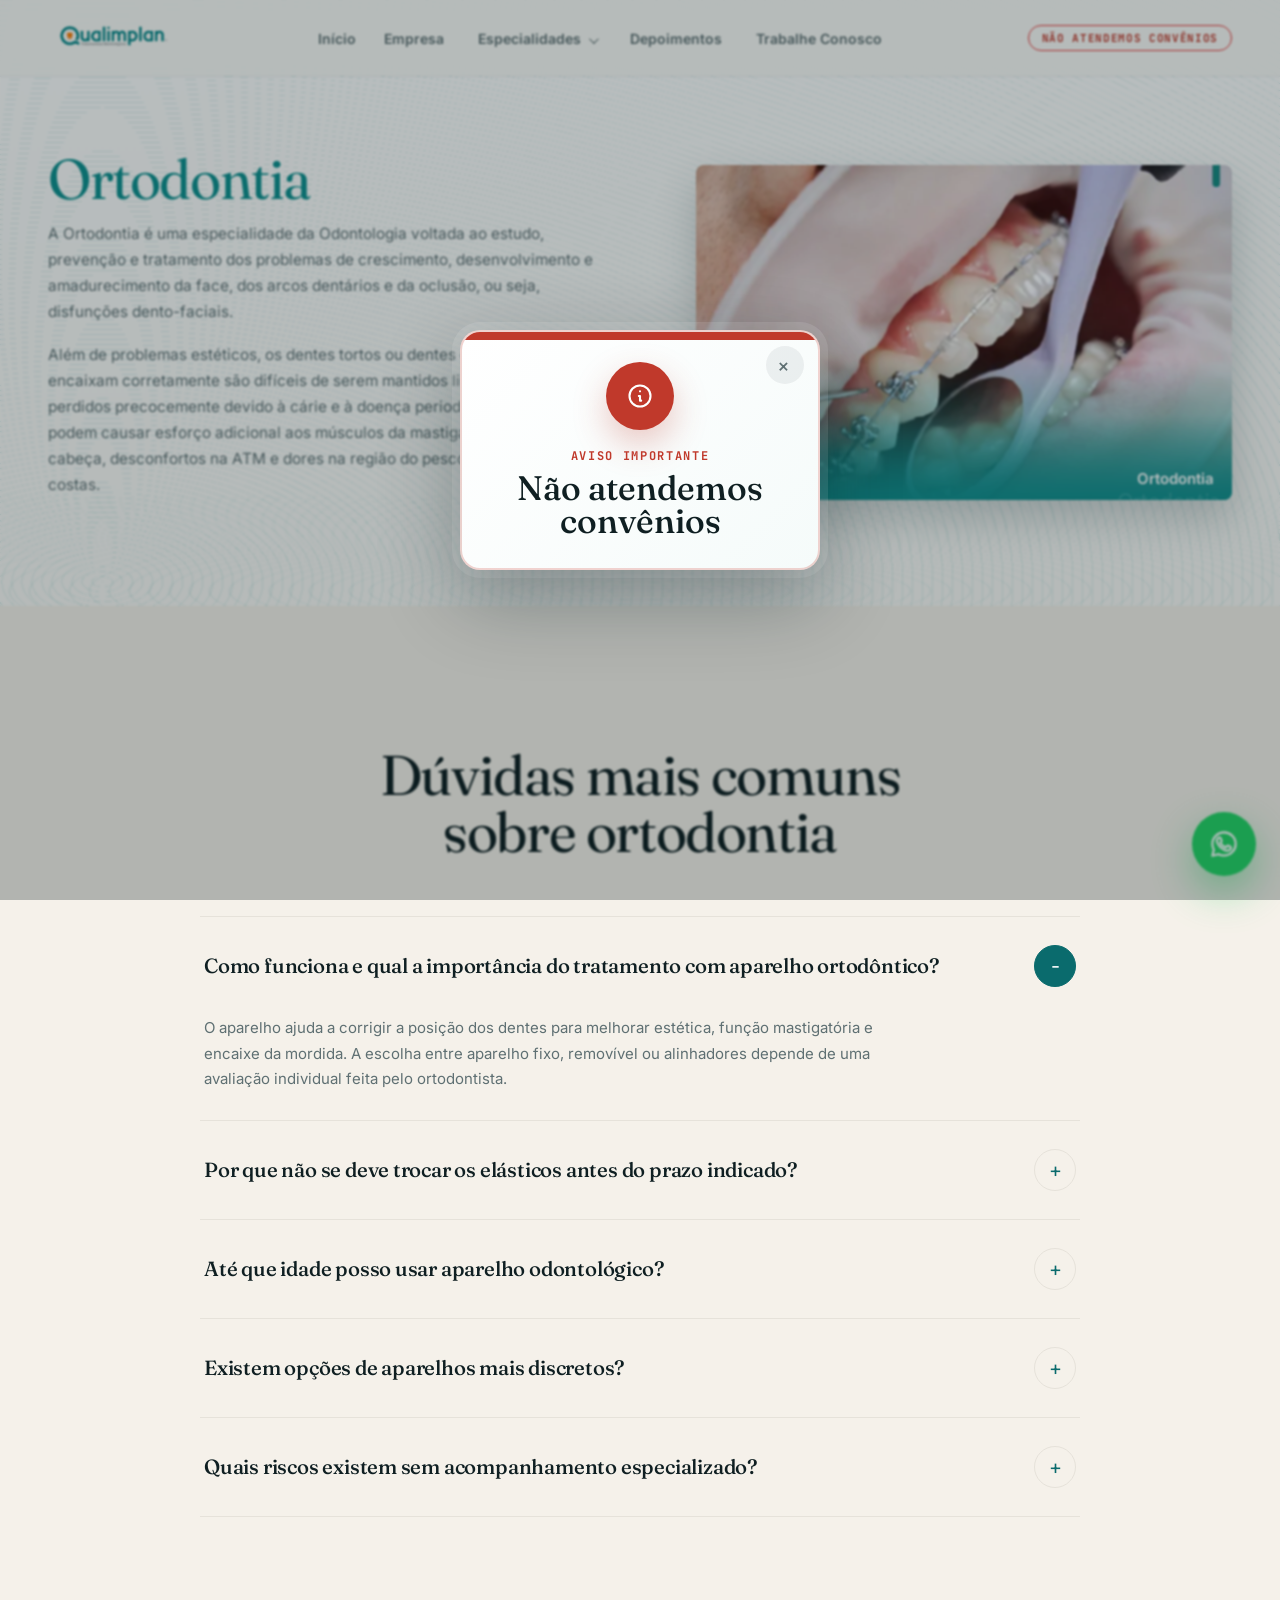
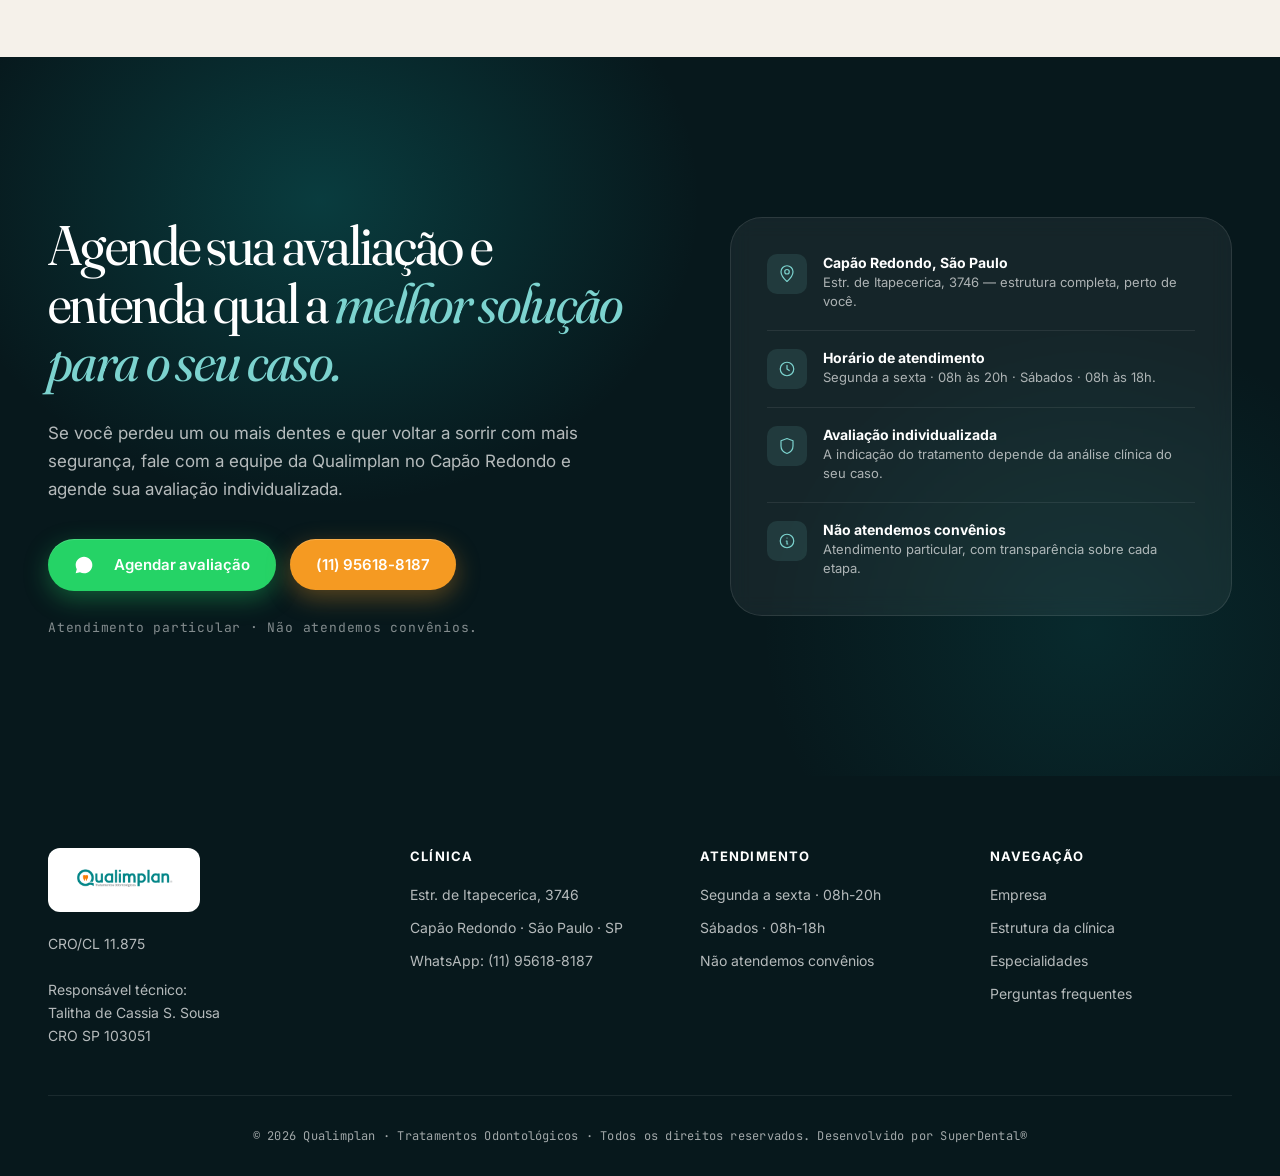
<file: ortodontia.html>
<!doctype html>
<html lang="pt-BR">
<head>
  <meta charset="utf-8">
  <meta name="viewport" content="width=device-width,initial-scale=1">
  <!-- Google tag (gtag.js) -->
  <script async src="https://www.googletagmanager.com/gtag/js?id=G-245B7WVMEZ"></script>
  <script>
    window.dataLayer = window.dataLayer || [];
    function gtag(){dataLayer.push(arguments);}
    gtag('js', new Date());

    gtag('config', 'G-245B7WVMEZ');
  </script>
  <title>Ortodontia | Qualimplan</title>
  <meta name="description" content="Tratamento ortod&ocirc;ntico na Qualimplan, no Cap&atilde;o Redondo. Agende sua consulta e saiba como cuidar do alinhamento do seu sorriso.">
  <link rel="icon" href="assets/favicon.png">
  <link rel="preconnect" href="https://fonts.googleapis.com">
  <link rel="preconnect" href="https://fonts.gstatic.com" crossorigin>
  <link href="https://fonts.googleapis.com/css2?family=Fraunces:ital,opsz,wght,SOFT@0,9..144,300..700,30..100;1,9..144,300..700,30..100&family=Inter:wght@400;500;600;700;800&family=JetBrains+Mono:wght@400;500&display=swap" rel="stylesheet">
  <link rel="stylesheet" href="ortodontia.css">
</head>
<body>
  <header class="ortho-header">
    <div class="ortho-container header-inner">
      <a href="index.html#hero" class="header-logo" aria-label="Qualimplan - in&iacute;cio">
        <img src="assets/logo.png" alt="Qualimplan">
      </a>
      <button class="header-mobile-toggle" type="button" aria-label="Abrir menu" aria-expanded="false">
        <svg class="mobile-icon-menu" width="24" height="24" viewBox="0 0 24 24" fill="none" stroke="currentColor" stroke-width="1.8" aria-hidden="true">
          <path d="M4 7h16M4 12h16M4 17h16" stroke-linecap="round"/>
        </svg>
        <svg class="mobile-icon-close" width="24" height="24" viewBox="0 0 24 24" fill="none" stroke="currentColor" stroke-width="1.8" aria-hidden="true">
          <path d="M8 8l8 8M16 8l-8 8" stroke-linecap="round" stroke-linejoin="round"/>
        </svg>
      </button>
      <nav class="header-nav" aria-label="Navega&ccedil;&atilde;o principal">
        <a href="index.html#hero">In&iacute;cio</a>
        <a href="index.html#clinica">Empresa</a>
        <div class="header-menu-group">
          <button class="header-menu-trigger" type="button" aria-expanded="false">Especialidades</button>
          <div class="header-submenu">
            <a href="ortodontia.html">Ortodontia</a>
            <a href="protese.html">Pr&oacute;teses</a>
            <a href="odontopediatria.html">Odontopediatria</a>
            <a href="dentistica.html">Dent&iacute;stica</a>
            <a href="endodontia.html">Endodontia</a>
            <a href="periodontia.html">Periodontia</a>
            <a href="implante.html">Implantodontia</a>
            <a href="cirurgia.html">Cirurgia</a>
          </div>
        </div>
        <a href="index.html#confianca">Depoimentos</a>
        <button class="header-link-button" type="button" data-work-open>Trabalhe Conosco</button>
      </nav>
      <span class="header-notice">N&atilde;o atendemos conv&ecirc;nios</span>
    </div>
  </header>

  <main>
    <section class="ortho-hero">
      <div class="ortho-container ortho-hero-grid">
        <div class="ortho-copy">
          <h1>Ortodontia</h1>
          <p>A Ortodontia &eacute; uma especialidade da Odontologia voltada ao estudo, preven&ccedil;&atilde;o e tratamento dos problemas de crescimento, desenvolvimento e amadurecimento da face, dos arcos dent&aacute;rios e da oclus&atilde;o, ou seja, disfun&ccedil;&otilde;es dento-faciais.</p>
          <p>Al&eacute;m de problemas est&eacute;ticos, os dentes tortos ou dentes que n&atilde;o se encaixam corretamente s&atilde;o dif&iacute;ceis de serem mantidos limpos, podendo ser perdidos precocemente devido &agrave; c&aacute;rie e &agrave; doen&ccedil;a periodontal. Tamb&eacute;m podem causar esfor&ccedil;o adicional aos m&uacute;sculos da mastiga&ccedil;&atilde;o, dores de cabe&ccedil;a, desconfortos na ATM e dores na regi&atilde;o do pesco&ccedil;o, ombros e costas.</p>
        </div>

        <figure class="ortho-card">
          <img src="assets/Ortodontia.png.webp" alt="Tratamento ortod&ocirc;ntico com aparelho fixo">
          <figcaption>Ortodontia</figcaption>
        </figure>
      </div>
    </section>

    <section class="ortho-faq">
      <div class="ortho-container">
        <div class="faq-head">
          <span>D&uacute;vidas frequentes</span>
          <h2>D&uacute;vidas mais comuns sobre ortodontia</h2>
        </div>
        <div class="faq-list">
          <details open>
            <summary>Como funciona e qual a import&acirc;ncia do tratamento com aparelho ortod&ocirc;ntico?</summary>
            <p>O aparelho ajuda a corrigir a posi&ccedil;&atilde;o dos dentes para melhorar est&eacute;tica, fun&ccedil;&atilde;o mastigat&oacute;ria e encaixe da mordida. A escolha entre aparelho fixo, remov&iacute;vel ou alinhadores depende de uma avalia&ccedil;&atilde;o individual feita pelo ortodontista.</p>
          </details>
          <details>
            <summary>Por que n&atilde;o se deve trocar os el&aacute;sticos antes do prazo indicado?</summary>
            <p>A troca fora da orienta&ccedil;&atilde;o profissional pode alterar a for&ccedil;a aplicada aos dentes e prejudicar a previsibilidade do tratamento.</p>
          </details>
          <details>
            <summary>At&eacute; que idade posso usar aparelho odontol&oacute;gico?</summary>
            <p>N&atilde;o existe uma idade limite &uacute;nica. Adultos tamb&eacute;m podem realizar tratamento ortod&ocirc;ntico, desde que a sa&uacute;de bucal e as condi&ccedil;&otilde;es cl&iacute;nicas permitam.</p>
          </details>
          <details>
            <summary>Existem op&ccedil;&otilde;es de aparelhos mais discretos?</summary>
            <p>Sim. Em alguns casos, aparelhos est&eacute;ticos e alinhadores podem ser indicados para quem busca uma alternativa mais discreta no dia a dia.</p>
          </details>
          <details>
            <summary>Quais riscos existem sem acompanhamento especializado?</summary>
            <p>Movimenta&ccedil;&otilde;es inadequadas podem causar dores, retra&ccedil;&otilde;es gengivais, altera&ccedil;&otilde;es na mordida e outros preju&iacute;zos. Por isso, o acompanhamento profissional &eacute; indispens&aacute;vel.</p>
          </details>
        </div>
      </div>
    </section>

    <section class="ortho-final">
      <div class="ortho-container final-inner">
        <div class="final-copy">
          <h2>Agende sua avalia&ccedil;&atilde;o e entenda qual a <em>melhor solu&ccedil;&atilde;o para o seu caso.</em></h2>
          <p>Se voc&ecirc; perdeu um ou mais dentes e quer voltar a sorrir com mais seguran&ccedil;a, fale com a equipe da Qualimplan no Cap&atilde;o Redondo e agende sua avalia&ccedil;&atilde;o individualizada.</p>
          <div class="final-actions">
            <a class="final-whatsapp" href="https://api.whatsapp.com/send?phone=5511956188187&text=Ol%C3%A1!%20Vim%20do%20site%20e%20gostaria%20de%20mais%20informa%C3%A7%C3%B5es." target="_blank" rel="noopener">Agendar avalia&ccedil;&atilde;o</a>
            <a class="final-phone" href="tel:011956188187">(11) 95618-8187</a>
          </div>
          <div class="final-micro">Atendimento particular &middot; N&atilde;o atendemos conv&ecirc;nios.</div>
        </div>
        <div class="final-card">
          <div class="final-card-row">
            <span class="final-card-icon">
              <svg viewBox="0 0 24 24" aria-hidden="true"><path d="M12 22s8-7 8-13a8 8 0 1 0-16 0c0 6 8 13 8 13z"/><circle cx="12" cy="9" r="3"/></svg>
            </span>
            <div>
              <strong>Cap&atilde;o Redondo, S&atilde;o Paulo</strong>
              <span>Estr. de Itapecerica, 3746 — estrutura completa, perto de voc&ecirc;.</span>
            </div>
          </div>
          <div class="final-card-row">
            <span class="final-card-icon">
              <svg viewBox="0 0 24 24" aria-hidden="true"><circle cx="12" cy="12" r="9"/><path d="M12 7v5l3 2"/></svg>
            </span>
            <div>
              <strong>Hor&aacute;rio de atendimento</strong>
              <span>Segunda a sexta &middot; 08h &agrave;s 20h &middot; S&aacute;bados &middot; 08h &agrave;s 18h.</span>
            </div>
          </div>
          <div class="final-card-row">
            <span class="final-card-icon">
              <svg viewBox="0 0 24 24" aria-hidden="true"><path d="M12 2l8 3v7c0 5-3.5 8.5-8 10-4.5-1.5-8-5-8-10V5l8-3z"/></svg>
            </span>
            <div>
              <strong>Avalia&ccedil;&atilde;o individualizada</strong>
              <span>A indica&ccedil;&atilde;o do tratamento depende da an&aacute;lise cl&iacute;nica do seu caso.</span>
            </div>
          </div>
          <div class="final-card-row">
            <span class="final-card-icon">
              <svg viewBox="0 0 24 24" aria-hidden="true"><circle cx="12" cy="12" r="9"/><path d="M12 8h.01M11 12h1v4h1"/></svg>
            </span>
            <div>
              <strong>N&atilde;o atendemos conv&ecirc;nios</strong>
              <span>Atendimento particular, com transpar&ecirc;ncia sobre cada etapa.</span>
            </div>
          </div>
        </div>
      </div>
    </section>
  </main>

  <footer class="site-footer">
    <div class="ortho-container">
      <div class="footer-top">
        <div>
          <div class="footer-logo"><img src="assets/logo.png" alt="Qualimplan"></div>
          <p class="footer-brand-text">CRO/CL 11.875<br><br>Respons&aacute;vel t&eacute;cnico:<br>Talitha de Cassia S. Sousa<br>CRO SP 103051</p>
        </div>
        <div>
          <h4>Cl&iacute;nica</h4>
          <ul>
            <li>Estr. de Itapecerica, 3746</li>
            <li>Cap&atilde;o Redondo &middot; S&atilde;o Paulo &middot; SP</li>
            <li><a href="https://api.whatsapp.com/send?phone=5511956188187&text=Ol%C3%A1!%20Vim%20do%20site%20e%20gostaria%20de%20mais%20informa%C3%A7%C3%B5es." target="_blank" rel="noopener">WhatsApp: (11) 95618-8187</a></li>
          </ul>
        </div>
        <div>
          <h4>Atendimento</h4>
          <ul>
            <li>Segunda a sexta &middot; 08h-20h</li>
            <li>S&aacute;bados &middot; 08h-18h</li>
            <li>N&atilde;o atendemos conv&ecirc;nios</li>
          </ul>
        </div>
        <div>
          <h4>Navega&ccedil;&atilde;o</h4>
          <ul>
            <li><a href="index.html#clinica">Empresa</a></li>
            <li><a href="index.html#estrutura">Estrutura da cl&iacute;nica</a></li>
            <li><a href="index.html#especialidades">Especialidades</a></li>
            <li><a href="index.html#faq">Perguntas frequentes</a></li>
          </ul>
        </div>
      </div>
      <div class="footer-bottom">
        <span>&copy; 2026 Qualimplan &middot; Tratamentos Odontol&oacute;gicos &middot; Todos os direitos reservados. Desenvolvido por SuperDental&reg;</span>
      </div>
    </div>
  </footer>

  <a class="wa-float" href="https://api.whatsapp.com/send?phone=5511956188187&text=Ol%C3%A1!%20Vim%20do%20site%20e%20gostaria%20de%20mais%20informa%C3%A7%C3%B5es." target="_blank" rel="noopener" aria-label="Falar no WhatsApp">
    <span class="wa-float-ico" aria-hidden="true">
      <svg width="28" height="28" viewBox="0 0 24 24" fill="none" stroke="currentColor" stroke-width="1.8" xmlns="http://www.w3.org/2000/svg">
        <path d="M17.5 14.4c-.3-.2-1.8-.9-2-1-.3-.1-.5-.1-.7.1-.2.3-.8 1-1 1.2-.2.2-.3.2-.6.1-.3-.2-1.3-.5-2.4-1.5-.9-.8-1.5-1.8-1.7-2.1-.2-.3 0-.5.1-.6.1-.1.3-.3.4-.5.1-.2.2-.3.3-.5.1-.2 0-.4 0-.5 0-.1-.6-1.6-.9-2.2-.2-.6-.5-.5-.7-.5h-.6c-.2 0-.5.1-.8.4-.3.3-1 1-1 2.5s1.1 2.9 1.2 3.1c.1.2 2.1 3.2 5 4.5.7.3 1.3.5 1.7.6.7.2 1.4.2 1.9.1.6-.1 1.8-.7 2-1.4.3-.7.3-1.3.2-1.4-.1-.1-.3-.2-.6-.4zM12 2C6.5 2 2 6.5 2 12c0 1.8.5 3.5 1.3 5L2 22l5.2-1.3c1.4.8 3.1 1.2 4.8 1.2 5.5 0 10-4.5 10-10S17.5 2 12 2z" stroke-linejoin="round"/>
      </svg>
    </span>
  </a>

  <div class="insurance-popup" role="presentation">
    <button class="insurance-popup-backdrop" type="button" data-insurance-close aria-label="Fechar aviso"></button>
    <div class="insurance-popup-card" role="dialog" aria-modal="true" aria-labelledby="insurance-popup-title">
      <button class="insurance-popup-close" type="button" data-insurance-close aria-label="Fechar aviso">+</button>
      <div class="insurance-popup-icon" aria-hidden="true">
        <svg viewBox="0 0 24 24" fill="none" stroke="currentColor" stroke-width="1.8">
          <circle cx="12" cy="12" r="9"></circle>
          <path d="M12 8h.01M11 12h1v4h1" stroke-linecap="round" stroke-linejoin="round"></path>
        </svg>
      </div>
      <p class="insurance-popup-kicker">Aviso importante</p>
      <h2 id="insurance-popup-title" class="insurance-popup-title">N&atilde;o atendemos conv&ecirc;nios</h2>
    </div>
  </div>

  <div class="work-popup" hidden>
    <button class="work-popup-backdrop" type="button" data-work-close aria-label="Fechar"></button>
    <div class="work-popup-card" role="dialog" aria-modal="true" aria-labelledby="work-title">
      <button class="work-popup-close" type="button" data-work-close aria-label="Fechar">+</button>
      <h2 id="work-title">Trabalhe Conosco</h2>
      <p>Curr&iacute;culos s&atilde;o recebidos exclusivamente no e-mail: <a href="mailto:odontologia@qualimplan.com.br">odontologia@qualimplan.com.br</a></p>
    </div>
  </div>

  <script>
    const mobileButton = document.querySelector('.header-mobile-toggle');
    const nav = document.querySelector('.header-nav');
    const specialtyButton = document.querySelector('.header-menu-trigger');
    const specialtyGroup = document.querySelector('.header-menu-group');
    const popup = document.querySelector('.work-popup');
    const insurancePopup = document.querySelector('.insurance-popup');

    const closeInsurancePopup = () => {
      if (insurancePopup) {
        insurancePopup.hidden = true;
      }
    };

    mobileButton.addEventListener('click', () => {
      const open = nav.classList.toggle('open');
      mobileButton.setAttribute('aria-expanded', String(open));
      if (!open) {
        specialtyGroup.classList.remove('open');
        specialtyButton.setAttribute('aria-expanded', 'false');
      }
    });

    specialtyButton.addEventListener('click', () => {
      const open = specialtyGroup.classList.toggle('open');
      specialtyButton.setAttribute('aria-expanded', String(open));
    });

    document.querySelectorAll('.header-nav a').forEach((link) => {
      link.addEventListener('click', () => {
        nav.classList.remove('open');
        mobileButton.setAttribute('aria-expanded', 'false');
      });
    });

    document.querySelectorAll('[data-work-open]').forEach((button) => {
      button.addEventListener('click', () => {
        popup.hidden = false;
        nav.classList.remove('open');
      });
    });

    document.querySelectorAll('[data-work-close]').forEach((button) => {
      button.addEventListener('click', () => {
        popup.hidden = true;
      });
    });

    document.querySelectorAll('[data-insurance-close]').forEach((button) => {
      button.addEventListener('click', closeInsurancePopup);
    });

    document.addEventListener('keydown', (event) => {
      if (event.key === 'Escape') {
        closeInsurancePopup();
      }
    });
  </script>
</body>
</html>
</file>
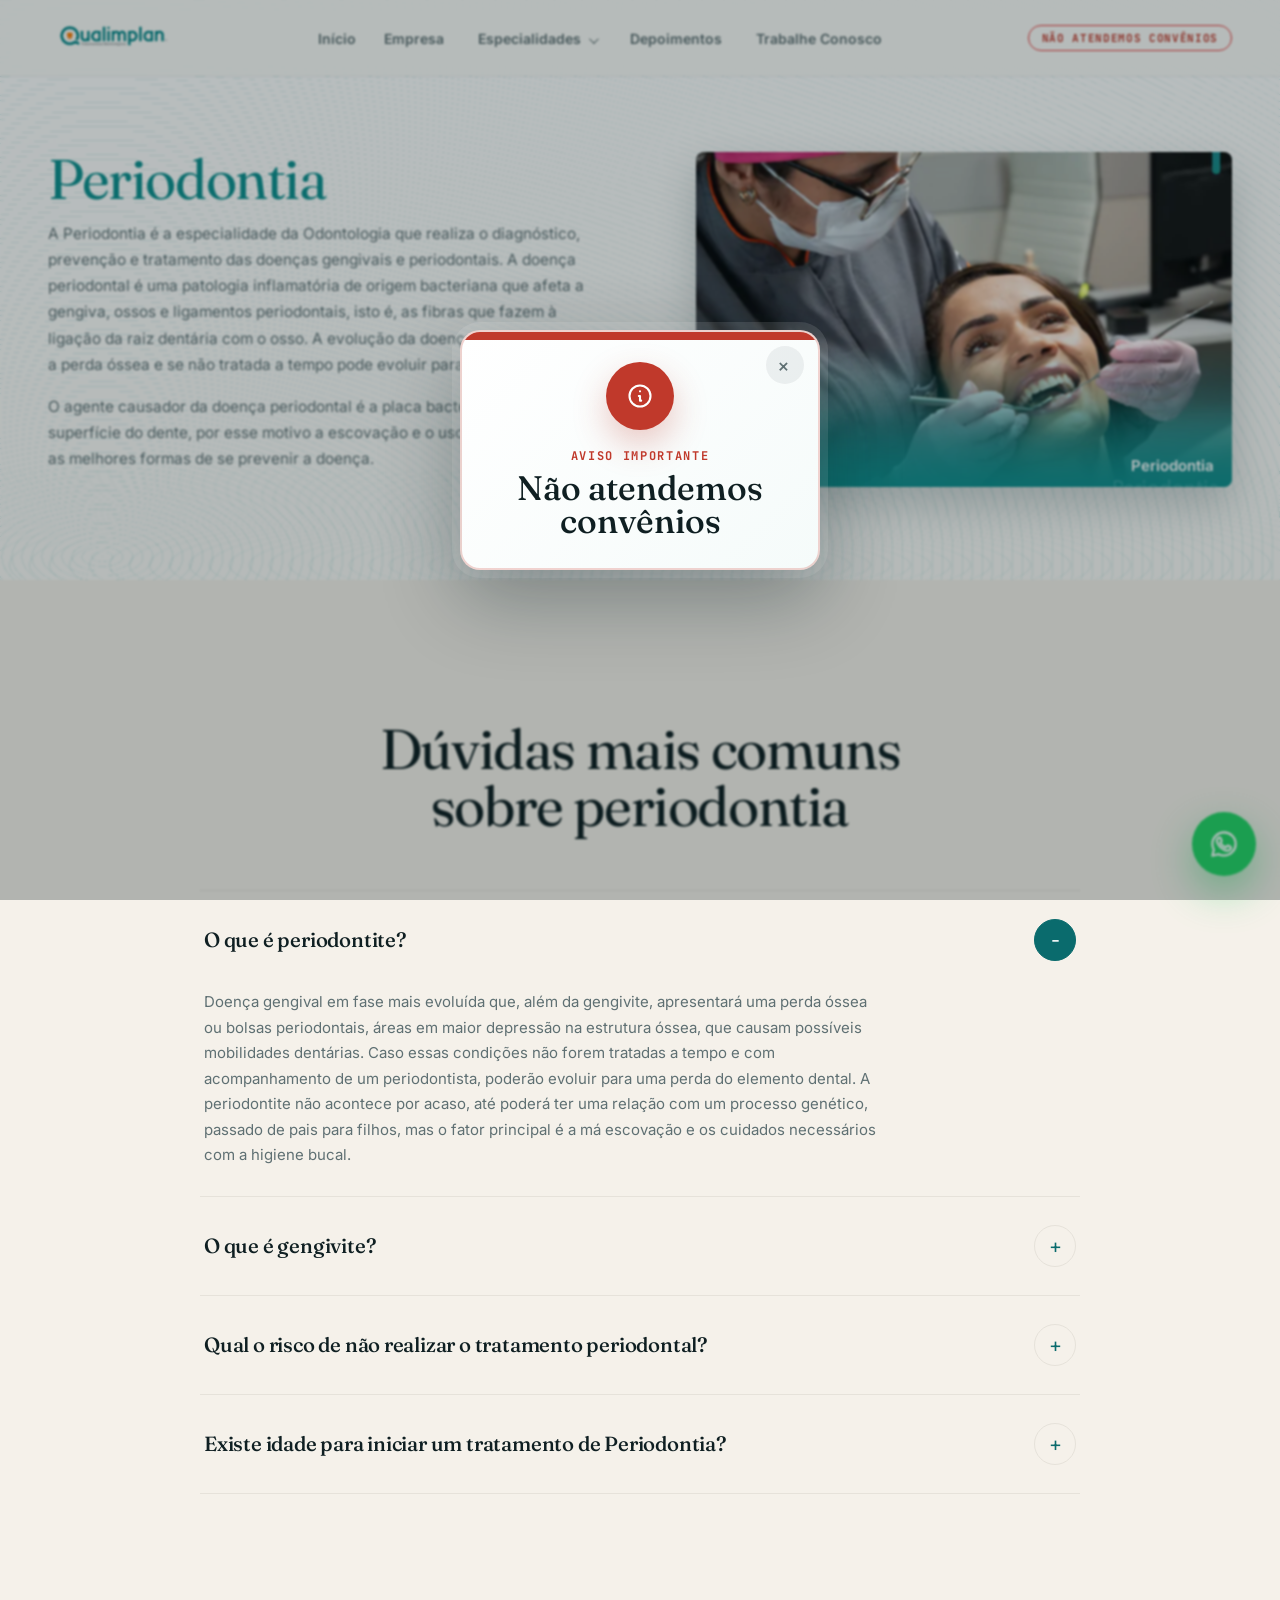
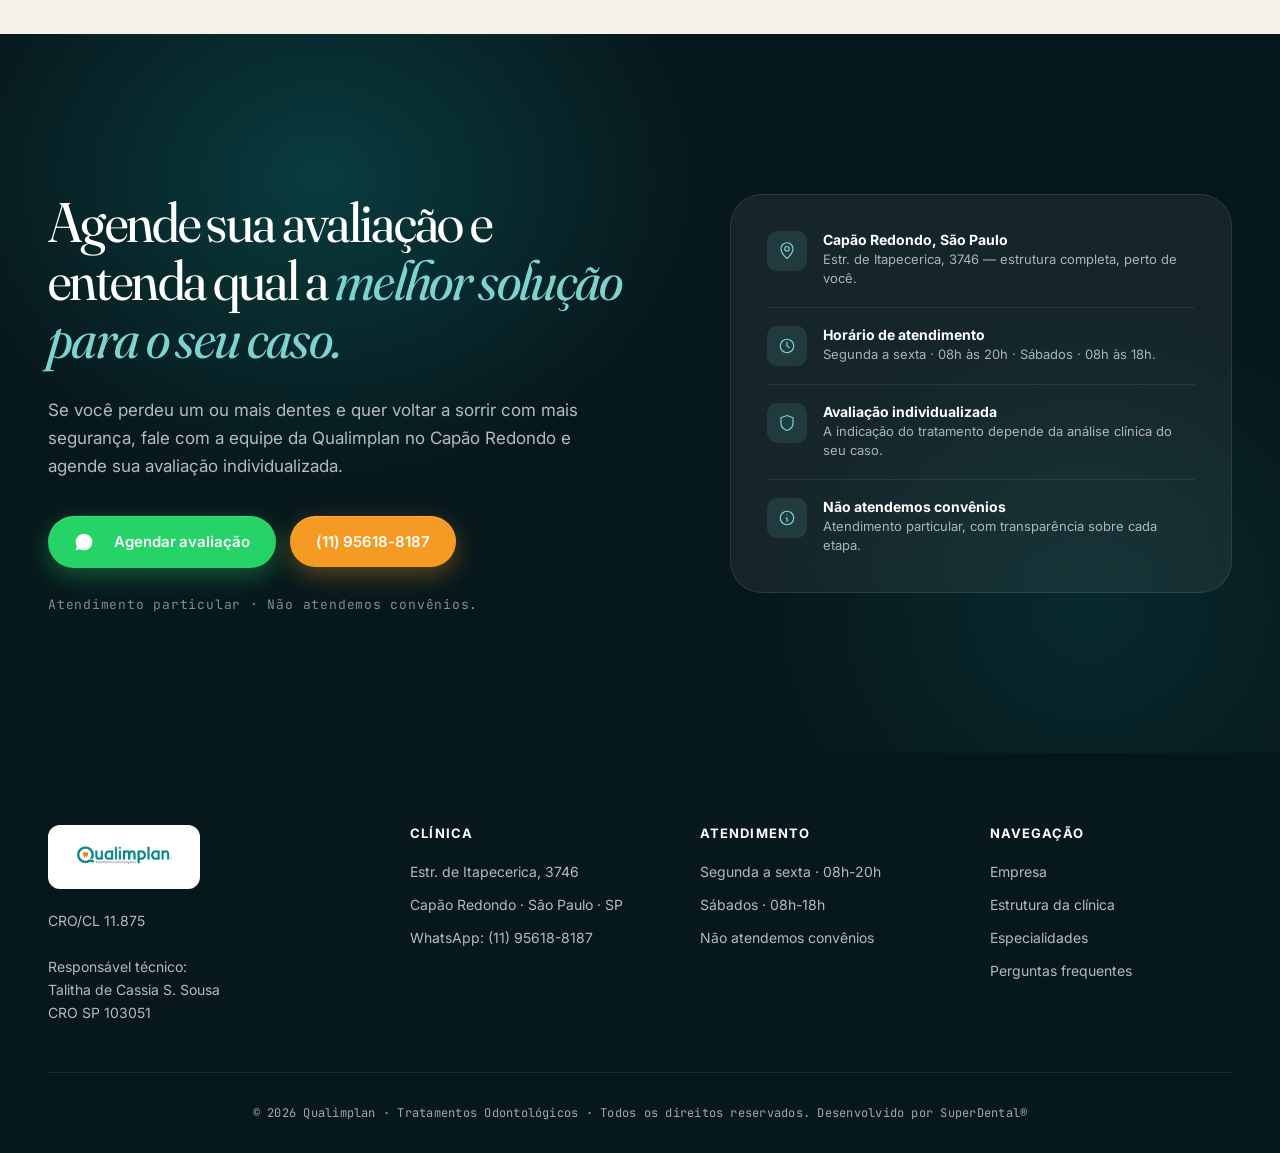
<file: periodontia.html>
<!doctype html>
<html lang="pt-BR">
<head>
  <meta charset="utf-8">
  <meta name="viewport" content="width=device-width,initial-scale=1">
  <!-- Google tag (gtag.js) -->
  <script async src="https://www.googletagmanager.com/gtag/js?id=G-245B7WVMEZ"></script>
  <script>
    window.dataLayer = window.dataLayer || [];
    function gtag(){dataLayer.push(arguments);}
    gtag('js', new Date());

    gtag('config', 'G-245B7WVMEZ');
  </script>
  <title>Periodontia | Qualimplan</title>
  <meta name="description" content="Periodontia na Qualimplan, no Cap&atilde;o Redondo. Diagn&oacute;stico, preven&ccedil;&atilde;o e tratamento das doen&ccedil;as gengivais e periodontais.">
  <link rel="icon" href="assets/favicon.png">
  <link rel="preconnect" href="https://fonts.googleapis.com">
  <link rel="preconnect" href="https://fonts.gstatic.com" crossorigin>
  <link href="https://fonts.googleapis.com/css2?family=Fraunces:ital,opsz,wght,SOFT@0,9..144,300..700,30..100;1,9..144,300..700,30..100&family=Inter:wght@400;500;600;700;800&family=JetBrains+Mono:wght@400;500&display=swap" rel="stylesheet">
  <link rel="stylesheet" href="ortodontia.css">
</head>
<body>
  <header class="ortho-header">
    <div class="ortho-container header-inner">
      <a href="index.html#hero" class="header-logo" aria-label="Qualimplan - in&iacute;cio">
        <img src="assets/logo.png" alt="Qualimplan">
      </a>
      <button class="header-mobile-toggle" type="button" aria-label="Abrir menu" aria-expanded="false">
        <svg class="mobile-icon-menu" width="24" height="24" viewBox="0 0 24 24" fill="none" stroke="currentColor" stroke-width="1.8" aria-hidden="true">
          <path d="M4 7h16M4 12h16M4 17h16" stroke-linecap="round"/>
        </svg>
        <svg class="mobile-icon-close" width="24" height="24" viewBox="0 0 24 24" fill="none" stroke="currentColor" stroke-width="1.8" aria-hidden="true">
          <path d="M8 8l8 8M16 8l-8 8" stroke-linecap="round" stroke-linejoin="round"/>
        </svg>
      </button>
      <nav class="header-nav" aria-label="Navega&ccedil;&atilde;o principal">
        <a href="index.html#hero">In&iacute;cio</a>
        <a href="index.html#clinica">Empresa</a>
        <div class="header-menu-group">
          <button class="header-menu-trigger" type="button" aria-expanded="false">Especialidades</button>
          <div class="header-submenu">
            <a href="ortodontia.html">Ortodontia</a>
            <a href="protese.html">Pr&oacute;teses</a>
            <a href="odontopediatria.html">Odontopediatria</a>
            <a href="dentistica.html">Dent&iacute;stica</a>
            <a href="endodontia.html">Endodontia</a>
            <a href="periodontia.html">Periodontia</a>
            <a href="implante.html">Implantodontia</a>
            <a href="cirurgia.html">Cirurgia</a>
          </div>
        </div>
        <a href="index.html#confianca">Depoimentos</a>
        <button class="header-link-button" type="button" data-work-open>Trabalhe Conosco</button>
      </nav>
      <span class="header-notice">N&atilde;o atendemos conv&ecirc;nios</span>
    </div>
  </header>

  <main>
    <section class="ortho-hero">
      <div class="ortho-container ortho-hero-grid">
        <div class="ortho-copy">
          <h1>Periodontia</h1>
          <p>A Periodontia &eacute; a especialidade da Odontologia que realiza o diagn&oacute;stico, preven&ccedil;&atilde;o e tratamento das doen&ccedil;as gengivais e periodontais. A doen&ccedil;a periodontal &eacute; uma patologia inflamat&oacute;ria de origem bacteriana que afeta a gengiva, ossos e ligamentos periodontais, isto &eacute;, as fibras que fazem &agrave; liga&ccedil;&atilde;o da raiz dent&aacute;ria com o osso. A evolu&ccedil;&atilde;o da doen&ccedil;a periodontal leva a perda &oacute;ssea e se n&atilde;o tratada a tempo pode evoluir para perdas dentais.</p>
          <p>O agente causador da doen&ccedil;a periodontal &eacute; a placa bacteriana que adere &agrave; superf&iacute;cie do dente, por esse motivo a escova&ccedil;&atilde;o e o uso do fio dental s&atilde;o as melhores formas de se prevenir a doen&ccedil;a.</p>
        </div>

        <figure class="ortho-card">
          <img src="assets/Periodontia.png.webp" alt="Periodontia">
          <figcaption>Periodontia</figcaption>
        </figure>
      </div>
    </section>

    <section class="ortho-faq">
      <div class="ortho-container">
        <div class="faq-head">
          <span>D&uacute;vidas frequentes</span>
          <h2>D&uacute;vidas mais comuns sobre periodontia</h2>
        </div>
        <div class="faq-list">
          <details open>
            <summary>O que &eacute; periodontite?</summary>
            <p>Doen&ccedil;a gengival em fase mais evolu&iacute;da que, al&eacute;m da gengivite, apresentar&aacute; uma perda &oacute;ssea ou bolsas periodontais, &aacute;reas em maior depress&atilde;o na estrutura &oacute;ssea, que causam poss&iacute;veis mobilidades dent&aacute;rias. Caso essas condi&ccedil;&otilde;es n&atilde;o forem tratadas a tempo e com acompanhamento de um periodontista, poder&atilde;o evoluir para uma perda do elemento dental. A periodontite n&atilde;o acontece por acaso, at&eacute; poder&aacute; ter uma rela&ccedil;&atilde;o com um processo gen&eacute;tico, passado de pais para filhos, mas o fator principal &eacute; a m&aacute; escova&ccedil;&atilde;o e os cuidados necess&aacute;rios com a higiene bucal.</p>
          </details>
          <details>
            <summary>O que &eacute; gengivite?</summary>
            <p>&Eacute; uma inflama&ccedil;&atilde;o na gengiva, acompanhada ou n&atilde;o de sangramento. A gengiva saud&aacute;vel apresenta colora&ccedil;&atilde;o r&oacute;sea e uma textura semelhante &agrave; casca de laranja, mas nos casos de gengivite a apar&ecirc;ncia muda. Normalmente a gengiva j&aacute; inflamada se apresenta mais avermelhada e com textura diferente do normal, com apar&ecirc;ncia de incha&ccedil;o. Poder&aacute; apresentar retra&ccedil;&otilde;es, que nada mais s&atilde;o que gengiva disposta fora da posi&ccedil;&atilde;o normal, expondo a raiz ou parte dela.</p>
          </details>
          <details>
            <summary>Qual o risco de n&atilde;o realizar o tratamento periodontal?</summary>
            <p>O n&atilde;o tratamento dos problemas gengivais podem causar: halitose, mau h&aacute;lito; infec&ccedil;&otilde;es por bacteremia; perda do osso alveolar, o que dificulta a reabilita&ccedil;&atilde;o com pr&oacute;teses e/ou implantes; problemas est&eacute;ticos, com retra&ccedil;&otilde;es gengivais sendo necess&aacute;rio at&eacute; enxerto gengival ou recontornos gengivais e, consequentemente, perda do elemento dental.</p>
          </details>
          <details>
            <summary>Existe idade para iniciar um tratamento de Periodontia?</summary>
            <p>N&atilde;o, quanto mais cedo o paciente come&ccedil;ar o acompanhamento e tratamento de Periodontia, a probabilidade de ter problemas de gengiva n&atilde;o ser&atilde;o significativas, sendo sempre a preven&ccedil;&atilde;o o melhor caminho.</p>
          </details>
        </div>
      </div>
    </section>

    <section class="ortho-final">
      <div class="ortho-container final-inner">
        <div class="final-copy">
          <h2>Agende sua avalia&ccedil;&atilde;o e entenda qual a <em>melhor solu&ccedil;&atilde;o para o seu caso.</em></h2>
          <p>Se voc&ecirc; perdeu um ou mais dentes e quer voltar a sorrir com mais seguran&ccedil;a, fale com a equipe da Qualimplan no Cap&atilde;o Redondo e agende sua avalia&ccedil;&atilde;o individualizada.</p>
          <div class="final-actions">
            <a class="final-whatsapp" href="https://api.whatsapp.com/send?phone=5511956188187&text=Ol%C3%A1!%20Vim%20do%20site%20e%20gostaria%20de%20mais%20informa%C3%A7%C3%B5es." target="_blank" rel="noopener">Agendar avalia&ccedil;&atilde;o</a>
            <a class="final-phone" href="tel:011956188187">(11) 95618-8187</a>
          </div>
          <div class="final-micro">Atendimento particular &middot; N&atilde;o atendemos conv&ecirc;nios.</div>
        </div>
        <div class="final-card">
          <div class="final-card-row">
            <span class="final-card-icon">
              <svg viewBox="0 0 24 24" aria-hidden="true"><path d="M12 22s8-7 8-13a8 8 0 1 0-16 0c0 6 8 13 8 13z"/><circle cx="12" cy="9" r="3"/></svg>
            </span>
            <div>
              <strong>Cap&atilde;o Redondo, S&atilde;o Paulo</strong>
              <span>Estr. de Itapecerica, 3746 — estrutura completa, perto de voc&ecirc;.</span>
            </div>
          </div>
          <div class="final-card-row">
            <span class="final-card-icon">
              <svg viewBox="0 0 24 24" aria-hidden="true"><circle cx="12" cy="12" r="9"/><path d="M12 7v5l3 2"/></svg>
            </span>
            <div>
              <strong>Hor&aacute;rio de atendimento</strong>
              <span>Segunda a sexta &middot; 08h &agrave;s 20h &middot; S&aacute;bados &middot; 08h &agrave;s 18h.</span>
            </div>
          </div>
          <div class="final-card-row">
            <span class="final-card-icon">
              <svg viewBox="0 0 24 24" aria-hidden="true"><path d="M12 2l8 3v7c0 5-3.5 8.5-8 10-4.5-1.5-8-5-8-10V5l8-3z"/></svg>
            </span>
            <div>
              <strong>Avalia&ccedil;&atilde;o individualizada</strong>
              <span>A indica&ccedil;&atilde;o do tratamento depende da an&aacute;lise cl&iacute;nica do seu caso.</span>
            </div>
          </div>
          <div class="final-card-row">
            <span class="final-card-icon">
              <svg viewBox="0 0 24 24" aria-hidden="true"><circle cx="12" cy="12" r="9"/><path d="M12 8h.01M11 12h1v4h1"/></svg>
            </span>
            <div>
              <strong>N&atilde;o atendemos conv&ecirc;nios</strong>
              <span>Atendimento particular, com transpar&ecirc;ncia sobre cada etapa.</span>
            </div>
          </div>
        </div>
      </div>
    </section>
  </main>

  <footer class="site-footer">
    <div class="ortho-container">
      <div class="footer-top">
        <div>
          <div class="footer-logo"><img src="assets/logo.png" alt="Qualimplan"></div>
          <p class="footer-brand-text">CRO/CL 11.875<br><br>Respons&aacute;vel t&eacute;cnico:<br>Talitha de Cassia S. Sousa<br>CRO SP 103051</p>
        </div>
        <div>
          <h4>Cl&iacute;nica</h4>
          <ul>
            <li>Estr. de Itapecerica, 3746</li>
            <li>Cap&atilde;o Redondo &middot; S&atilde;o Paulo &middot; SP</li>
            <li><a href="https://api.whatsapp.com/send?phone=5511956188187&text=Ol%C3%A1!%20Vim%20do%20site%20e%20gostaria%20de%20mais%20informa%C3%A7%C3%B5es." target="_blank" rel="noopener">WhatsApp: (11) 95618-8187</a></li>
          </ul>
        </div>
        <div>
          <h4>Atendimento</h4>
          <ul>
            <li>Segunda a sexta &middot; 08h-20h</li>
            <li>S&aacute;bados &middot; 08h-18h</li>
            <li>N&atilde;o atendemos conv&ecirc;nios</li>
          </ul>
        </div>
        <div>
          <h4>Navega&ccedil;&atilde;o</h4>
          <ul>
            <li><a href="index.html#clinica">Empresa</a></li>
            <li><a href="index.html#estrutura">Estrutura da cl&iacute;nica</a></li>
            <li><a href="index.html#especialidades">Especialidades</a></li>
            <li><a href="index.html#faq">Perguntas frequentes</a></li>
          </ul>
        </div>
      </div>
      <div class="footer-bottom">
        <span>&copy; 2026 Qualimplan &middot; Tratamentos Odontol&oacute;gicos &middot; Todos os direitos reservados. Desenvolvido por SuperDental&reg;</span>
      </div>
    </div>
  </footer>

  <a class="wa-float" href="https://api.whatsapp.com/send?phone=5511956188187&text=Ol%C3%A1!%20Vim%20do%20site%20e%20gostaria%20de%20mais%20informa%C3%A7%C3%B5es." target="_blank" rel="noopener" aria-label="Falar no WhatsApp">
    <span class="wa-float-ico" aria-hidden="true">
      <svg width="28" height="28" viewBox="0 0 24 24" fill="none" stroke="currentColor" stroke-width="1.8" xmlns="http://www.w3.org/2000/svg">
        <path d="M17.5 14.4c-.3-.2-1.8-.9-2-1-.3-.1-.5-.1-.7.1-.2.3-.8 1-1 1.2-.2.2-.3.2-.6.1-.3-.2-1.3-.5-2.4-1.5-.9-.8-1.5-1.8-1.7-2.1-.2-.3 0-.5.1-.6.1-.1.3-.3.4-.5.1-.2.2-.3.3-.5.1-.2 0-.4 0-.5 0-.1-.6-1.6-.9-2.2-.2-.6-.5-.5-.7-.5h-.6c-.2 0-.5.1-.8.4-.3.3-1 1-1 2.5s1.1 2.9 1.2 3.1c.1.2 2.1 3.2 5 4.5.7.3 1.3.5 1.7.6.7.2 1.4.2 1.9.1.6-.1 1.8-.7 2-1.4.3-.7.3-1.3.2-1.4-.1-.1-.3-.2-.6-.4zM12 2C6.5 2 2 6.5 2 12c0 1.8.5 3.5 1.3 5L2 22l5.2-1.3c1.4.8 3.1 1.2 4.8 1.2 5.5 0 10-4.5 10-10S17.5 2 12 2z" stroke-linejoin="round"/>
      </svg>
    </span>
  </a>

  <div class="insurance-popup" role="presentation">
    <button class="insurance-popup-backdrop" type="button" data-insurance-close aria-label="Fechar aviso"></button>
    <div class="insurance-popup-card" role="dialog" aria-modal="true" aria-labelledby="insurance-popup-title">
      <button class="insurance-popup-close" type="button" data-insurance-close aria-label="Fechar aviso">+</button>
      <div class="insurance-popup-icon" aria-hidden="true">
        <svg viewBox="0 0 24 24" fill="none" stroke="currentColor" stroke-width="1.8">
          <circle cx="12" cy="12" r="9"></circle>
          <path d="M12 8h.01M11 12h1v4h1" stroke-linecap="round" stroke-linejoin="round"></path>
        </svg>
      </div>
      <p class="insurance-popup-kicker">Aviso importante</p>
      <h2 id="insurance-popup-title" class="insurance-popup-title">N&atilde;o atendemos conv&ecirc;nios</h2>
    </div>
  </div>

  <div class="work-popup" hidden>
    <button class="work-popup-backdrop" type="button" data-work-close aria-label="Fechar"></button>
    <div class="work-popup-card" role="dialog" aria-modal="true" aria-labelledby="work-title">
      <button class="work-popup-close" type="button" data-work-close aria-label="Fechar">+</button>
      <h2 id="work-title">Trabalhe Conosco</h2>
      <p>Curr&iacute;culos s&atilde;o recebidos exclusivamente no e-mail: <a href="mailto:odontologia@qualimplan.com.br">odontologia@qualimplan.com.br</a></p>
    </div>
  </div>

  <script>
    const mobileButton = document.querySelector('.header-mobile-toggle');
    const nav = document.querySelector('.header-nav');
    const specialtyButton = document.querySelector('.header-menu-trigger');
    const specialtyGroup = document.querySelector('.header-menu-group');
    const popup = document.querySelector('.work-popup');
    const insurancePopup = document.querySelector('.insurance-popup');

    const closeInsurancePopup = () => {
      if (insurancePopup) {
        insurancePopup.hidden = true;
      }
    };

    mobileButton.addEventListener('click', () => {
      const open = nav.classList.toggle('open');
      mobileButton.setAttribute('aria-expanded', String(open));
      if (!open) {
        specialtyGroup.classList.remove('open');
        specialtyButton.setAttribute('aria-expanded', 'false');
      }
    });

    specialtyButton.addEventListener('click', () => {
      const open = specialtyGroup.classList.toggle('open');
      specialtyButton.setAttribute('aria-expanded', String(open));
    });

    document.querySelectorAll('.header-nav a').forEach((link) => {
      link.addEventListener('click', () => {
        nav.classList.remove('open');
        mobileButton.setAttribute('aria-expanded', 'false');
      });
    });

    document.querySelectorAll('[data-work-open]').forEach((button) => {
      button.addEventListener('click', () => {
        popup.hidden = false;
        nav.classList.remove('open');
      });
    });

    document.querySelectorAll('[data-work-close]').forEach((button) => {
      button.addEventListener('click', () => {
        popup.hidden = true;
      });
    });

    document.querySelectorAll('[data-insurance-close]').forEach((button) => {
      button.addEventListener('click', closeInsurancePopup);
    });

    document.addEventListener('keydown', (event) => {
      if (event.key === 'Escape') {
        closeInsurancePopup();
      }
    });
  </script>
</body>
</html>
</file>
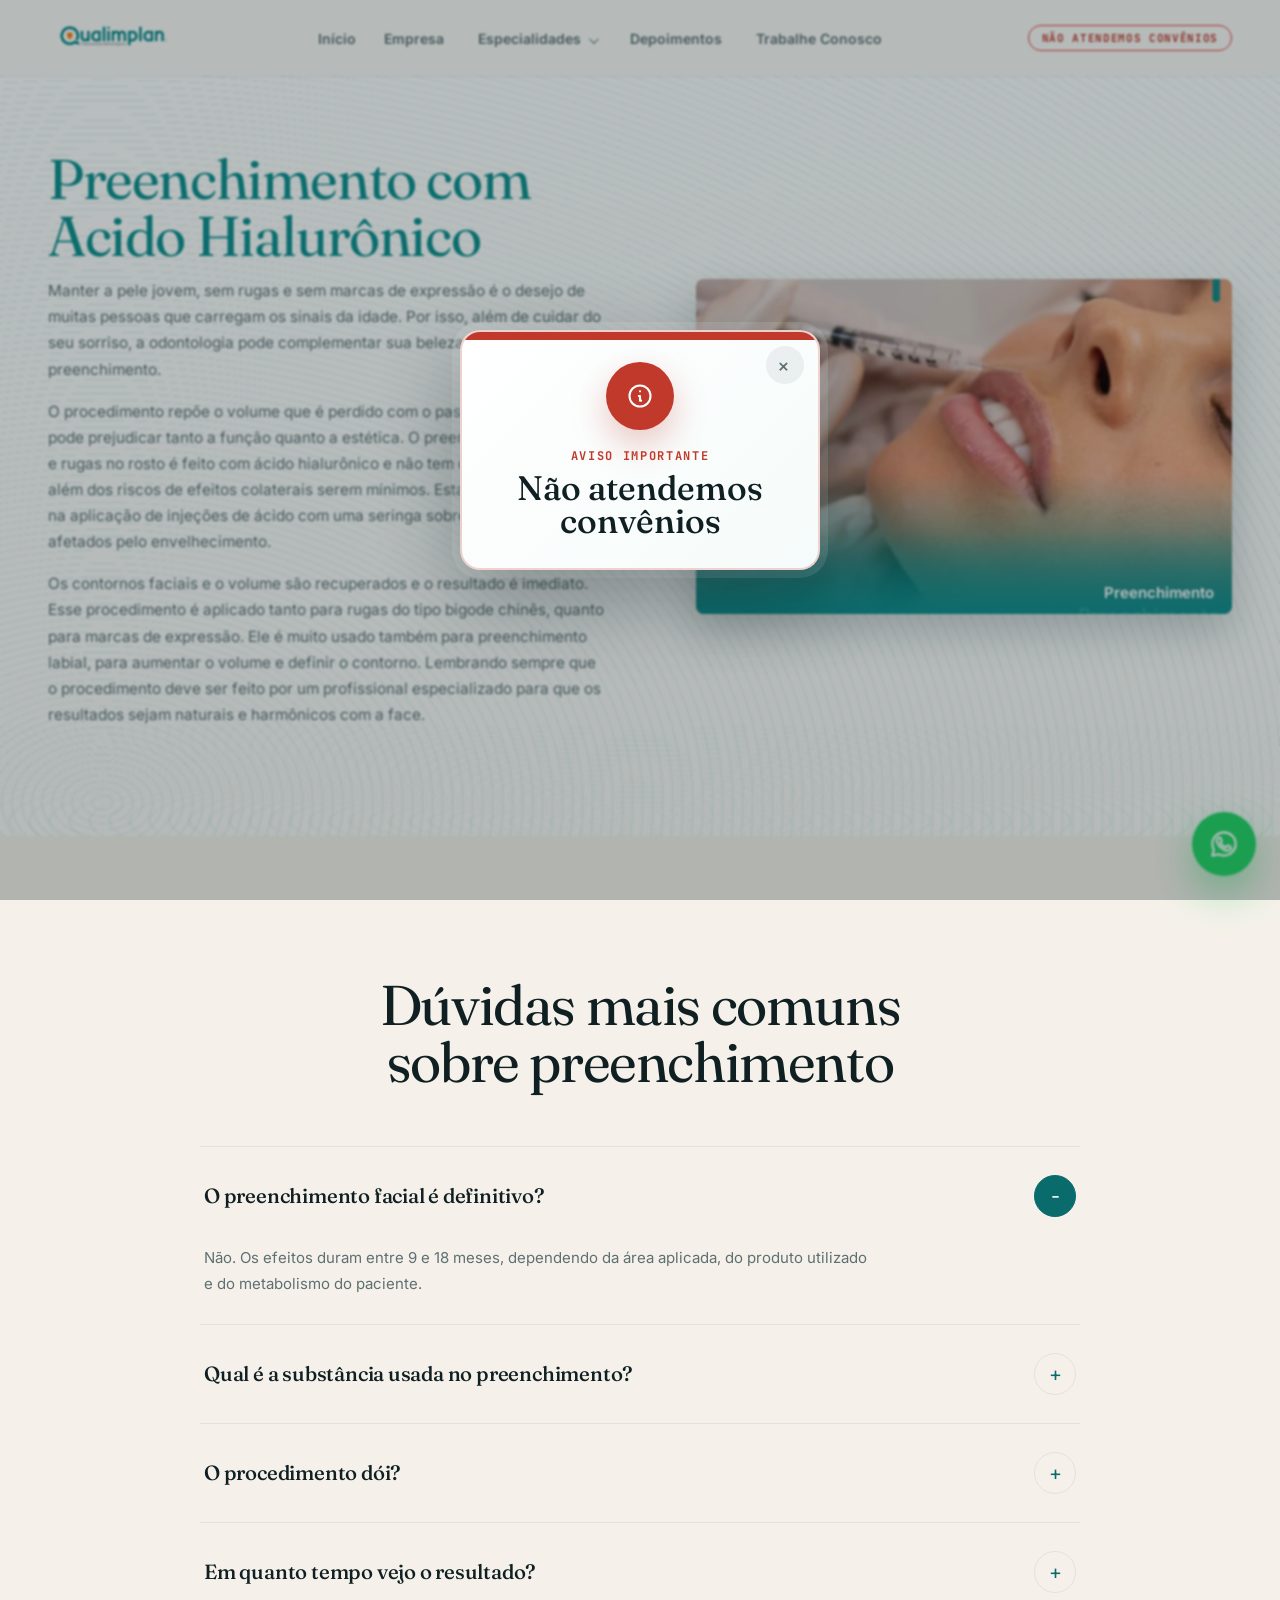
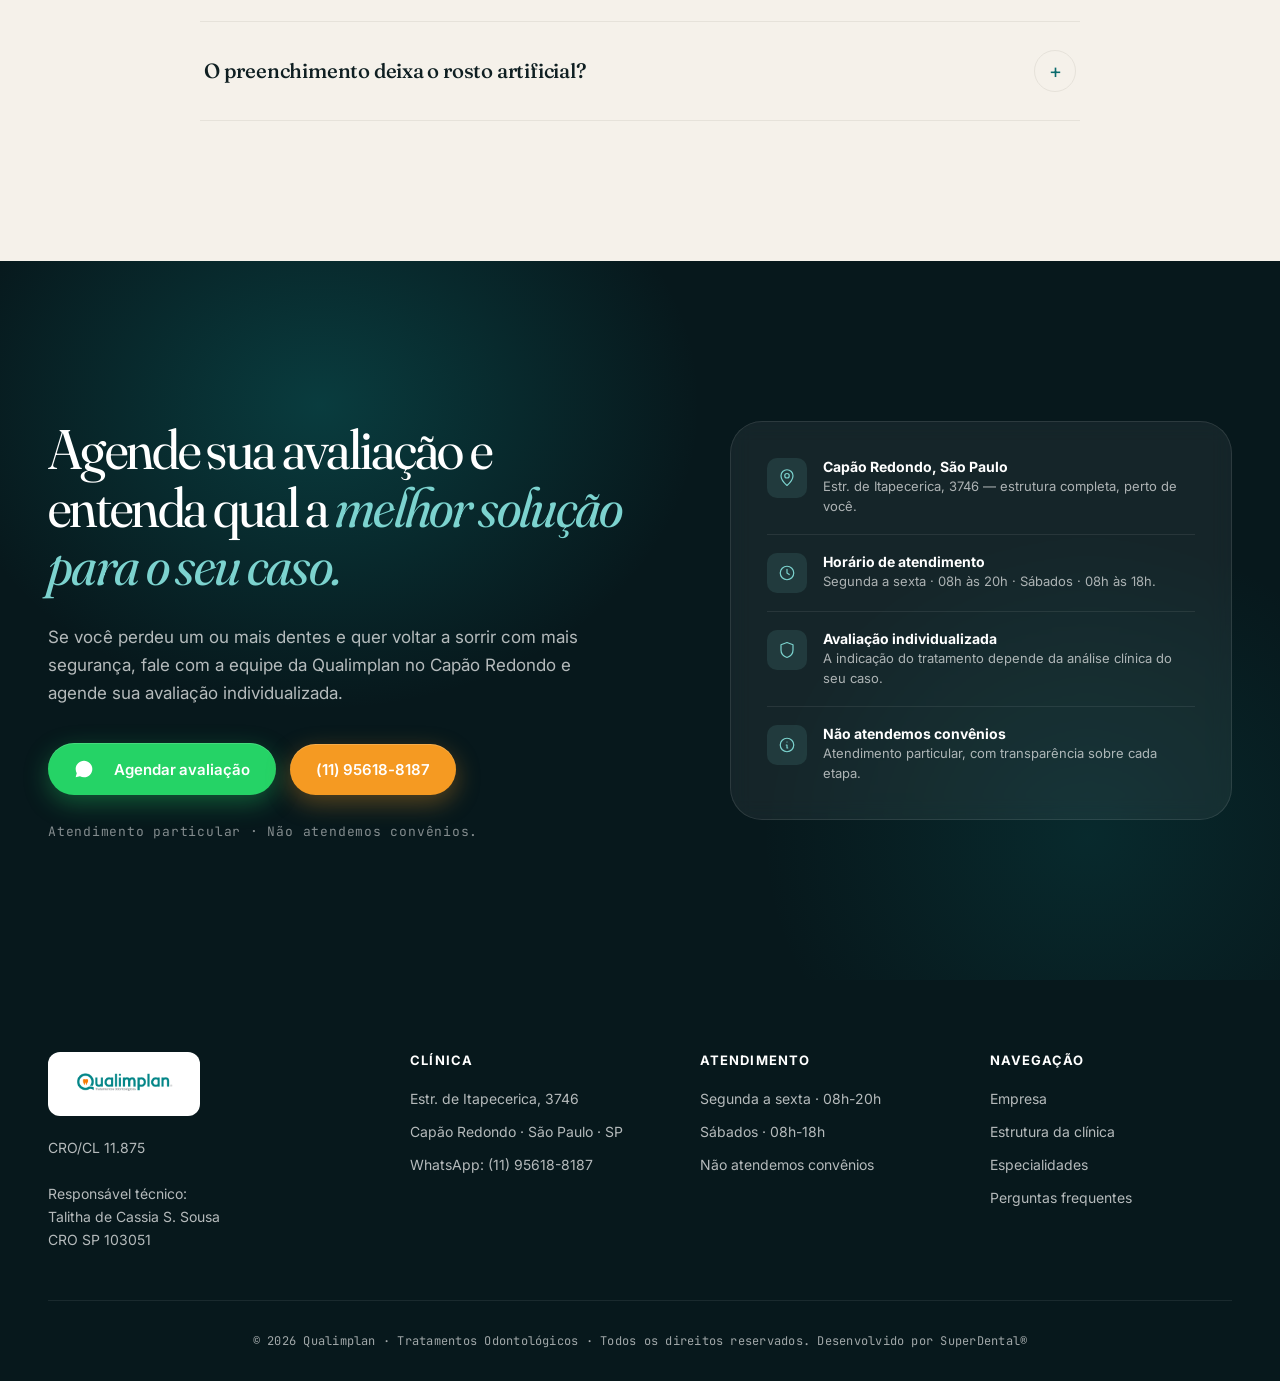
<file: preenchimento.html>
<!doctype html>
<html lang="pt-BR">
<head>
  <meta charset="utf-8">
  <meta name="viewport" content="width=device-width,initial-scale=1">
  <!-- Google tag (gtag.js) -->
  <script async src="https://www.googletagmanager.com/gtag/js?id=G-245B7WVMEZ"></script>
  <script>
    window.dataLayer = window.dataLayer || [];
    function gtag(){dataLayer.push(arguments);}
    gtag('js', new Date());

    gtag('config', 'G-245B7WVMEZ');
  </script>
  <title>Preenchimento com &Aacute;cido Hialur&ocirc;nico | Qualimplan</title>
  <meta name="description" content="Preenchimento com &aacute;cido hialur&ocirc;nico na Qualimplan, no Cap&atilde;o Redondo. Recupere contornos faciais e volume com resultado natural.">
  <link rel="icon" href="assets/favicon.png">
  <link rel="preconnect" href="https://fonts.googleapis.com">
  <link rel="preconnect" href="https://fonts.gstatic.com" crossorigin>
  <link href="https://fonts.googleapis.com/css2?family=Fraunces:ital,opsz,wght,SOFT@0,9..144,300..700,30..100;1,9..144,300..700,30..100&family=Inter:wght@400;500;600;700;800&family=JetBrains+Mono:wght@400;500&display=swap" rel="stylesheet">
  <link rel="stylesheet" href="ortodontia.css">
</head>
<body>
  <header class="ortho-header">
    <div class="ortho-container header-inner">
      <a href="index.html#hero" class="header-logo" aria-label="Qualimplan - in&iacute;cio">
        <img src="assets/logo.png" alt="Qualimplan">
      </a>
      <button class="header-mobile-toggle" type="button" aria-label="Abrir menu" aria-expanded="false">
        <svg class="mobile-icon-menu" width="24" height="24" viewBox="0 0 24 24" fill="none" stroke="currentColor" stroke-width="1.8" aria-hidden="true">
          <path d="M4 7h16M4 12h16M4 17h16" stroke-linecap="round"/>
        </svg>
        <svg class="mobile-icon-close" width="24" height="24" viewBox="0 0 24 24" fill="none" stroke="currentColor" stroke-width="1.8" aria-hidden="true">
          <path d="M8 8l8 8M16 8l-8 8" stroke-linecap="round" stroke-linejoin="round"/>
        </svg>
      </button>
      <nav class="header-nav" aria-label="Navega&ccedil;&atilde;o principal">
        <a href="index.html#hero">In&iacute;cio</a>
        <a href="index.html#clinica">Empresa</a>
        <div class="header-menu-group">
          <button class="header-menu-trigger" type="button" aria-expanded="false">Especialidades</button>
          <div class="header-submenu">
            <a href="ortodontia.html">Ortodontia</a>
            <a href="protese.html">Pr&oacute;teses</a>
            <a href="odontopediatria.html">Odontopediatria</a>
            <a href="dentistica.html">Dent&iacute;stica</a>
            <a href="endodontia.html">Endodontia</a>
            <a href="periodontia.html">Periodontia</a>
            <a href="implante.html">Implantodontia</a>
            <a href="cirurgia.html">Cirurgia</a>
          </div>
        </div>
        <a href="index.html#confianca">Depoimentos</a>
        <button class="header-link-button" type="button" data-work-open>Trabalhe Conosco</button>
      </nav>
      <span class="header-notice">N&atilde;o atendemos conv&ecirc;nios</span>
    </div>
  </header>

  <main>
    <section class="ortho-hero">
      <div class="ortho-container ortho-hero-grid">
        <div class="ortho-copy">
          <h1>Preenchimento com Acido Hialur&ocirc;nico</h1>
          <p>Manter a pele jovem, sem rugas e sem marcas de express&atilde;o &eacute; o desejo de muitas pessoas que carregam os sinais da idade. Por isso, al&eacute;m de cuidar do seu sorriso, a odontologia pode complementar sua beleza com o preenchimento.</p>
          <p>O procedimento rep&otilde;e o volume que &eacute; perdido com o passar do tempo e que pode prejudicar tanto a fun&ccedil;&atilde;o quanto a est&eacute;tica. O preenchimento de sulcos e rugas no rosto &eacute; feito com &aacute;cido hialur&ocirc;nico e n&atilde;o tem contra-indica&ccedil;&otilde;es, al&eacute;m dos riscos de efeitos colaterais serem m&iacute;nimos. Esta t&eacute;cnica consiste na aplica&ccedil;&atilde;o de inje&ccedil;&otilde;es de &aacute;cido com uma seringa sobre a pele, nos locais afetados pelo envelhecimento.</p>
          <p>Os contornos faciais e o volume s&atilde;o recuperados e o resultado &eacute; imediato. Esse procedimento &eacute; aplicado tanto para rugas do tipo bigode chin&ecirc;s, quanto para marcas de express&atilde;o. Ele &eacute; muito usado tamb&eacute;m para preenchimento labial, para aumentar o volume e definir o contorno. Lembrando sempre que o procedimento deve ser feito por um profissional especializado para que os resultados sejam naturais e harm&ocirc;nicos com a face.</p>
        </div>

        <figure class="ortho-card">
          <img src="assets/Preenchimento-1.png.webp" alt="Preenchimento com &aacute;cido hialur&ocirc;nico">
          <figcaption>Preenchimento</figcaption>
        </figure>
      </div>
    </section>

    <section class="ortho-faq">
      <div class="ortho-container">
        <div class="faq-head">
          <span>D&uacute;vidas frequentes</span>
          <h2>D&uacute;vidas mais comuns sobre preenchimento</h2>
        </div>
        <div class="faq-list">
          <details open>
            <summary>O preenchimento facial &eacute; definitivo?</summary>
            <p>N&atilde;o. Os efeitos duram entre 9 e 18 meses, dependendo da &aacute;rea aplicada, do produto utilizado e do metabolismo do paciente.</p>
          </details>
          <details>
            <summary>Qual &eacute; a subst&acirc;ncia usada no preenchimento?</summary>
            <p>Geralmente, utilizamos &aacute;cido hialur&ocirc;nico, uma subst&acirc;ncia segura e compat&iacute;vel com o organismo humano.</p>
          </details>
          <details>
            <summary>O procedimento d&oacute;i?</summary>
            <p>O desconforto &eacute; m&iacute;nimo. Utilizamos anestesia t&oacute;pica e t&eacute;cnicas que tornam a aplica&ccedil;&atilde;o r&aacute;pida e praticamente indolor.</p>
          </details>
          <details>
            <summary>Em quanto tempo vejo o resultado?</summary>
            <p>Os resultados s&atilde;o vis&iacute;veis imediatamente ap&oacute;s a aplica&ccedil;&atilde;o, mas o efeito final aparece em at&eacute; 7 dias.</p>
          </details>
          <details>
            <summary>O preenchimento deixa o rosto artificial?</summary>
            <p>N&atilde;o, quando feito por profissionais capacitados, o resultado &eacute; natural e harmonioso com o rosto do paciente.</p>
          </details>
        </div>
      </div>
    </section>

    <section class="ortho-final">
      <div class="ortho-container final-inner">
        <div class="final-copy">
          <h2>Agende sua avalia&ccedil;&atilde;o e entenda qual a <em>melhor solu&ccedil;&atilde;o para o seu caso.</em></h2>
          <p>Se voc&ecirc; perdeu um ou mais dentes e quer voltar a sorrir com mais seguran&ccedil;a, fale com a equipe da Qualimplan no Cap&atilde;o Redondo e agende sua avalia&ccedil;&atilde;o individualizada.</p>
          <div class="final-actions">
            <a class="final-whatsapp" href="https://api.whatsapp.com/send?phone=5511956188187&text=Ol%C3%A1!%20Vim%20do%20site%20e%20gostaria%20de%20mais%20informa%C3%A7%C3%B5es." target="_blank" rel="noopener">Agendar avalia&ccedil;&atilde;o</a>
            <a class="final-phone" href="tel:011956188187">(11) 95618-8187</a>
          </div>
          <div class="final-micro">Atendimento particular &middot; N&atilde;o atendemos conv&ecirc;nios.</div>
        </div>
        <div class="final-card">
          <div class="final-card-row">
            <span class="final-card-icon">
              <svg viewBox="0 0 24 24" aria-hidden="true"><path d="M12 22s8-7 8-13a8 8 0 1 0-16 0c0 6 8 13 8 13z"/><circle cx="12" cy="9" r="3"/></svg>
            </span>
            <div>
              <strong>Cap&atilde;o Redondo, S&atilde;o Paulo</strong>
              <span>Estr. de Itapecerica, 3746 — estrutura completa, perto de voc&ecirc;.</span>
            </div>
          </div>
          <div class="final-card-row">
            <span class="final-card-icon">
              <svg viewBox="0 0 24 24" aria-hidden="true"><circle cx="12" cy="12" r="9"/><path d="M12 7v5l3 2"/></svg>
            </span>
            <div>
              <strong>Hor&aacute;rio de atendimento</strong>
              <span>Segunda a sexta &middot; 08h &agrave;s 20h &middot; S&aacute;bados &middot; 08h &agrave;s 18h.</span>
            </div>
          </div>
          <div class="final-card-row">
            <span class="final-card-icon">
              <svg viewBox="0 0 24 24" aria-hidden="true"><path d="M12 2l8 3v7c0 5-3.5 8.5-8 10-4.5-1.5-8-5-8-10V5l8-3z"/></svg>
            </span>
            <div>
              <strong>Avalia&ccedil;&atilde;o individualizada</strong>
              <span>A indica&ccedil;&atilde;o do tratamento depende da an&aacute;lise cl&iacute;nica do seu caso.</span>
            </div>
          </div>
          <div class="final-card-row">
            <span class="final-card-icon">
              <svg viewBox="0 0 24 24" aria-hidden="true"><circle cx="12" cy="12" r="9"/><path d="M12 8h.01M11 12h1v4h1"/></svg>
            </span>
            <div>
              <strong>N&atilde;o atendemos conv&ecirc;nios</strong>
              <span>Atendimento particular, com transpar&ecirc;ncia sobre cada etapa.</span>
            </div>
          </div>
        </div>
      </div>
    </section>
  </main>

  <footer class="site-footer">
    <div class="ortho-container">
      <div class="footer-top">
        <div>
          <div class="footer-logo"><img src="assets/logo.png" alt="Qualimplan"></div>
          <p class="footer-brand-text">CRO/CL 11.875<br><br>Respons&aacute;vel t&eacute;cnico:<br>Talitha de Cassia S. Sousa<br>CRO SP 103051</p>
        </div>
        <div>
          <h4>Cl&iacute;nica</h4>
          <ul>
            <li>Estr. de Itapecerica, 3746</li>
            <li>Cap&atilde;o Redondo &middot; S&atilde;o Paulo &middot; SP</li>
            <li><a href="https://api.whatsapp.com/send?phone=5511956188187&text=Ol%C3%A1!%20Vim%20do%20site%20e%20gostaria%20de%20mais%20informa%C3%A7%C3%B5es." target="_blank" rel="noopener">WhatsApp: (11) 95618-8187</a></li>
          </ul>
        </div>
        <div>
          <h4>Atendimento</h4>
          <ul>
            <li>Segunda a sexta &middot; 08h-20h</li>
            <li>S&aacute;bados &middot; 08h-18h</li>
            <li>N&atilde;o atendemos conv&ecirc;nios</li>
          </ul>
        </div>
        <div>
          <h4>Navega&ccedil;&atilde;o</h4>
          <ul>
            <li><a href="index.html#clinica">Empresa</a></li>
            <li><a href="index.html#estrutura">Estrutura da cl&iacute;nica</a></li>
            <li><a href="index.html#especialidades">Especialidades</a></li>
            <li><a href="index.html#faq">Perguntas frequentes</a></li>
          </ul>
        </div>
      </div>
      <div class="footer-bottom">
        <span>&copy; 2026 Qualimplan &middot; Tratamentos Odontol&oacute;gicos &middot; Todos os direitos reservados. Desenvolvido por SuperDental&reg;</span>
      </div>
    </div>
  </footer>

  <a class="wa-float" href="https://api.whatsapp.com/send?phone=5511956188187&text=Ol%C3%A1!%20Vim%20do%20site%20e%20gostaria%20de%20mais%20informa%C3%A7%C3%B5es." target="_blank" rel="noopener" aria-label="Falar no WhatsApp">
    <span class="wa-float-ico" aria-hidden="true">
      <svg width="28" height="28" viewBox="0 0 24 24" fill="none" stroke="currentColor" stroke-width="1.8" xmlns="http://www.w3.org/2000/svg">
        <path d="M17.5 14.4c-.3-.2-1.8-.9-2-1-.3-.1-.5-.1-.7.1-.2.3-.8 1-1 1.2-.2.2-.3.2-.6.1-.3-.2-1.3-.5-2.4-1.5-.9-.8-1.5-1.8-1.7-2.1-.2-.3 0-.5.1-.6.1-.1.3-.3.4-.5.1-.2.2-.3.3-.5.1-.2 0-.4 0-.5 0-.1-.6-1.6-.9-2.2-.2-.6-.5-.5-.7-.5h-.6c-.2 0-.5.1-.8.4-.3.3-1 1-1 2.5s1.1 2.9 1.2 3.1c.1.2 2.1 3.2 5 4.5.7.3 1.3.5 1.7.6.7.2 1.4.2 1.9.1.6-.1 1.8-.7 2-1.4.3-.7.3-1.3.2-1.4-.1-.1-.3-.2-.6-.4zM12 2C6.5 2 2 6.5 2 12c0 1.8.5 3.5 1.3 5L2 22l5.2-1.3c1.4.8 3.1 1.2 4.8 1.2 5.5 0 10-4.5 10-10S17.5 2 12 2z" stroke-linejoin="round"/>
      </svg>
    </span>
  </a>

  <div class="insurance-popup" role="presentation">
    <button class="insurance-popup-backdrop" type="button" data-insurance-close aria-label="Fechar aviso"></button>
    <div class="insurance-popup-card" role="dialog" aria-modal="true" aria-labelledby="insurance-popup-title">
      <button class="insurance-popup-close" type="button" data-insurance-close aria-label="Fechar aviso">+</button>
      <div class="insurance-popup-icon" aria-hidden="true">
        <svg viewBox="0 0 24 24" fill="none" stroke="currentColor" stroke-width="1.8">
          <circle cx="12" cy="12" r="9"></circle>
          <path d="M12 8h.01M11 12h1v4h1" stroke-linecap="round" stroke-linejoin="round"></path>
        </svg>
      </div>
      <p class="insurance-popup-kicker">Aviso importante</p>
      <h2 id="insurance-popup-title" class="insurance-popup-title">N&atilde;o atendemos conv&ecirc;nios</h2>
    </div>
  </div>

  <div class="work-popup" hidden>
    <button class="work-popup-backdrop" type="button" data-work-close aria-label="Fechar"></button>
    <div class="work-popup-card" role="dialog" aria-modal="true" aria-labelledby="work-title">
      <button class="work-popup-close" type="button" data-work-close aria-label="Fechar">+</button>
      <h2 id="work-title">Trabalhe Conosco</h2>
      <p>Curr&iacute;culos s&atilde;o recebidos exclusivamente no e-mail: <a href="mailto:odontologia@qualimplan.com.br">odontologia@qualimplan.com.br</a></p>
    </div>
  </div>

  <script>
    const mobileButton = document.querySelector('.header-mobile-toggle');
    const nav = document.querySelector('.header-nav');
    const specialtyButton = document.querySelector('.header-menu-trigger');
    const specialtyGroup = document.querySelector('.header-menu-group');
    const popup = document.querySelector('.work-popup');
    const insurancePopup = document.querySelector('.insurance-popup');

    const closeInsurancePopup = () => {
      if (insurancePopup) {
        insurancePopup.hidden = true;
      }
    };

    mobileButton.addEventListener('click', () => {
      const open = nav.classList.toggle('open');
      mobileButton.setAttribute('aria-expanded', String(open));
      if (!open) {
        specialtyGroup.classList.remove('open');
        specialtyButton.setAttribute('aria-expanded', 'false');
      }
    });

    specialtyButton.addEventListener('click', () => {
      const open = specialtyGroup.classList.toggle('open');
      specialtyButton.setAttribute('aria-expanded', String(open));
    });

    document.querySelectorAll('.header-nav a').forEach((link) => {
      link.addEventListener('click', () => {
        nav.classList.remove('open');
        mobileButton.setAttribute('aria-expanded', 'false');
      });
    });

    document.querySelectorAll('[data-work-open]').forEach((button) => {
      button.addEventListener('click', () => {
        popup.hidden = false;
        nav.classList.remove('open');
      });
    });

    document.querySelectorAll('[data-work-close]').forEach((button) => {
      button.addEventListener('click', () => {
        popup.hidden = true;
      });
    });

    document.querySelectorAll('[data-insurance-close]').forEach((button) => {
      button.addEventListener('click', closeInsurancePopup);
    });

    document.addEventListener('keydown', (event) => {
      if (event.key === 'Escape') {
        closeInsurancePopup();
      }
    });
  </script>
</body>
</html>
</file>
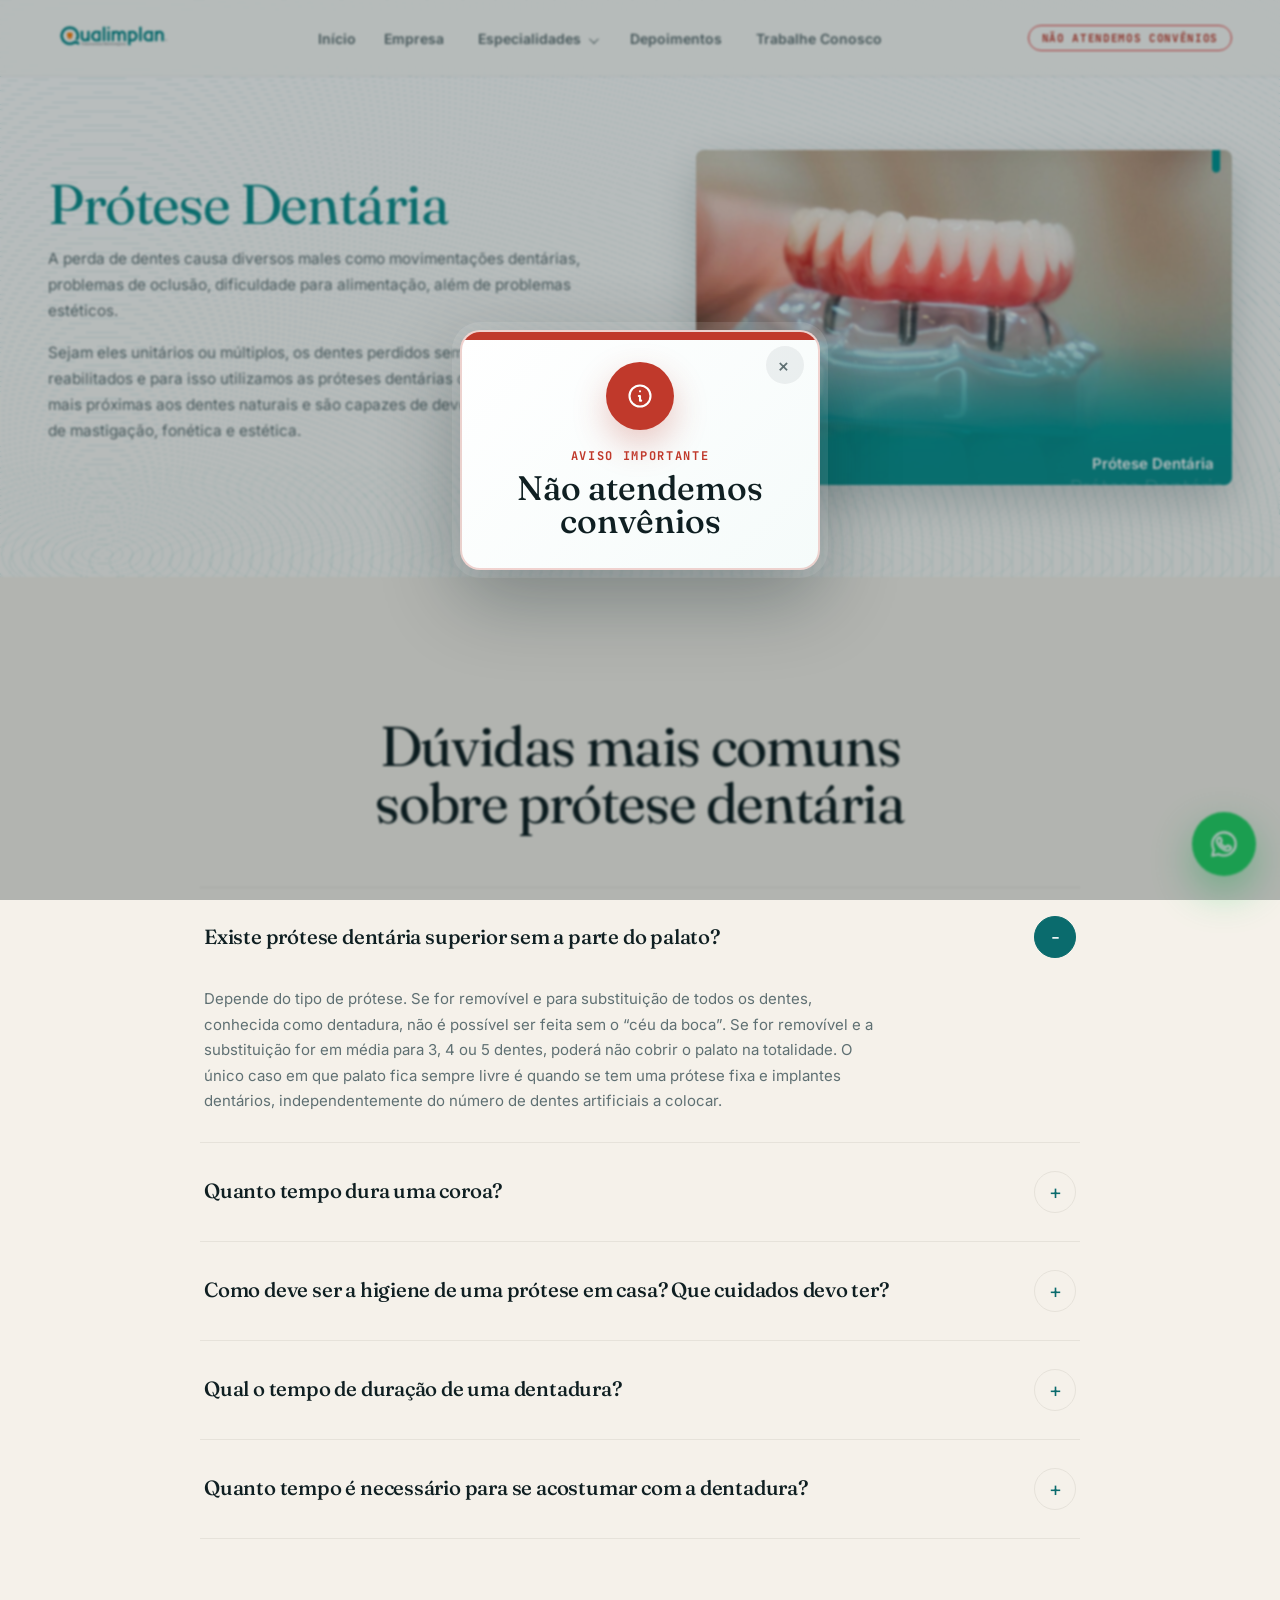
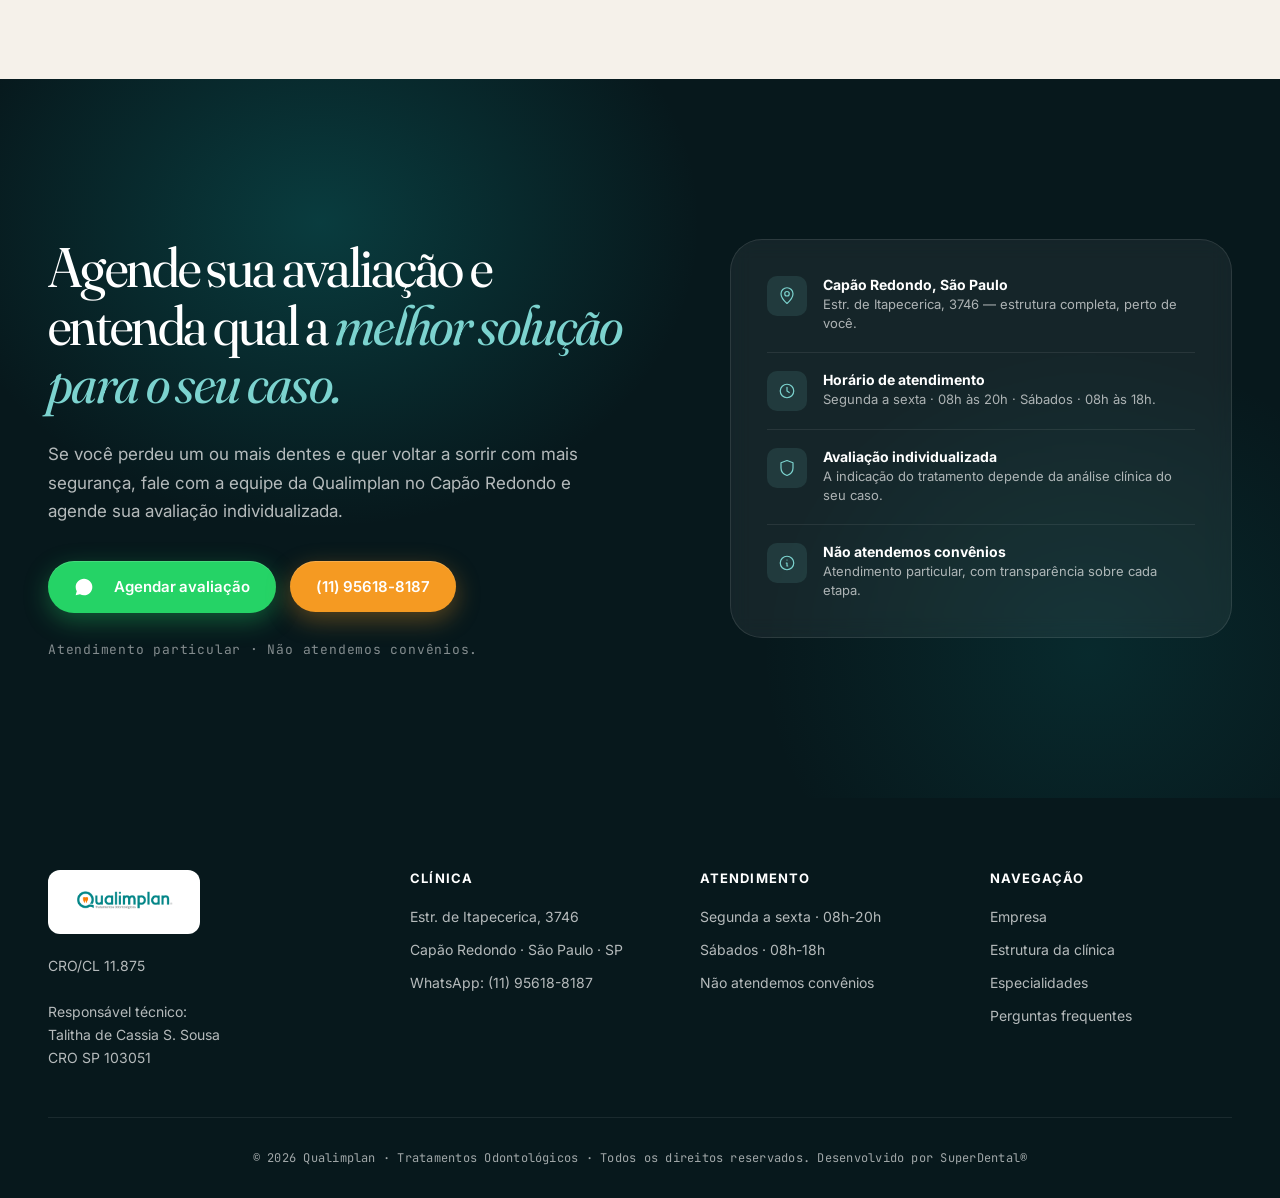
<file: protese.html>
<!doctype html>
<html lang="pt-BR">
<head>
  <meta charset="utf-8">
  <meta name="viewport" content="width=device-width,initial-scale=1">
  <!-- Google tag (gtag.js) -->
  <script async src="https://www.googletagmanager.com/gtag/js?id=G-245B7WVMEZ"></script>
  <script>
    window.dataLayer = window.dataLayer || [];
    function gtag(){dataLayer.push(arguments);}
    gtag('js', new Date());

    gtag('config', 'G-245B7WVMEZ');
  </script>
  <title>Pr&oacute;tese Dent&aacute;ria | Qualimplan</title>
  <meta name="description" content="Pr&oacute;tese dent&aacute;ria na Qualimplan, no Cap&atilde;o Redondo. Reabilite dentes perdidos com conforto, fun&ccedil;&atilde;o e est&eacute;tica.">
  <link rel="icon" href="assets/favicon.png">
  <link rel="preconnect" href="https://fonts.googleapis.com">
  <link rel="preconnect" href="https://fonts.gstatic.com" crossorigin>
  <link href="https://fonts.googleapis.com/css2?family=Fraunces:ital,opsz,wght,SOFT@0,9..144,300..700,30..100;1,9..144,300..700,30..100&family=Inter:wght@400;500;600;700;800&family=JetBrains+Mono:wght@400;500&display=swap" rel="stylesheet">
  <link rel="stylesheet" href="ortodontia.css">
</head>
<body>
  <header class="ortho-header">
    <div class="ortho-container header-inner">
      <a href="index.html#hero" class="header-logo" aria-label="Qualimplan - in&iacute;cio">
        <img src="assets/logo.png" alt="Qualimplan">
      </a>
      <button class="header-mobile-toggle" type="button" aria-label="Abrir menu" aria-expanded="false">
        <svg class="mobile-icon-menu" width="24" height="24" viewBox="0 0 24 24" fill="none" stroke="currentColor" stroke-width="1.8" aria-hidden="true">
          <path d="M4 7h16M4 12h16M4 17h16" stroke-linecap="round"/>
        </svg>
        <svg class="mobile-icon-close" width="24" height="24" viewBox="0 0 24 24" fill="none" stroke="currentColor" stroke-width="1.8" aria-hidden="true">
          <path d="M8 8l8 8M16 8l-8 8" stroke-linecap="round" stroke-linejoin="round"/>
        </svg>
      </button>
      <nav class="header-nav" aria-label="Navega&ccedil;&atilde;o principal">
        <a href="index.html#hero">In&iacute;cio</a>
        <a href="index.html#clinica">Empresa</a>
        <div class="header-menu-group">
          <button class="header-menu-trigger" type="button" aria-expanded="false">Especialidades</button>
          <div class="header-submenu">
            <a href="ortodontia.html">Ortodontia</a>
            <a href="protese.html">Pr&oacute;teses</a>
            <a href="odontopediatria.html">Odontopediatria</a>
            <a href="dentistica.html">Dent&iacute;stica</a>
            <a href="endodontia.html">Endodontia</a>
            <a href="periodontia.html">Periodontia</a>
            <a href="implante.html">Implantodontia</a>
            <a href="cirurgia.html">Cirurgia</a>
          </div>
        </div>
        <a href="index.html#confianca">Depoimentos</a>
        <button class="header-link-button" type="button" data-work-open>Trabalhe Conosco</button>
      </nav>
      <span class="header-notice">N&atilde;o atendemos conv&ecirc;nios</span>
    </div>
  </header>

  <main>
    <section class="ortho-hero">
      <div class="ortho-container ortho-hero-grid">
        <div class="ortho-copy">
          <h1>Pr&oacute;tese Dent&aacute;ria</h1>
          <p>A perda de dentes causa diversos males como movimenta&ccedil;&otilde;es dent&aacute;rias, problemas de oclus&atilde;o, dificuldade para alimenta&ccedil;&atilde;o, al&eacute;m de problemas est&eacute;ticos.</p>
          <p>Sejam eles unit&aacute;rios ou m&uacute;ltiplos, os dentes perdidos sempre devem ser reabilitados e para isso utilizamos as pr&oacute;teses dent&aacute;rias que s&atilde;o cada vez mais pr&oacute;ximas aos dentes naturais e s&atilde;o capazes de devolver capacidade de mastiga&ccedil;&atilde;o, fon&eacute;tica e est&eacute;tica.</p>
        </div>

        <figure class="ortho-card">
          <img src="assets/Protese-1024x722.jpg" alt="Pr&oacute;tese dent&aacute;ria">
          <figcaption>Pr&oacute;tese Dent&aacute;ria</figcaption>
        </figure>
      </div>
    </section>

    <section class="ortho-faq">
      <div class="ortho-container">
        <div class="faq-head">
          <span>D&uacute;vidas frequentes</span>
          <h2>D&uacute;vidas mais comuns sobre pr&oacute;tese dent&aacute;ria</h2>
        </div>
        <div class="faq-list">
          <details open>
            <summary>Existe pr&oacute;tese dent&aacute;ria superior sem a parte do palato?</summary>
            <p>Depende do tipo de pr&oacute;tese. Se for remov&iacute;vel e para substitui&ccedil;&atilde;o de todos os dentes, conhecida como dentadura, n&atilde;o &eacute; poss&iacute;vel ser feita sem o &ldquo;c&eacute;u da boca&rdquo;. Se for remov&iacute;vel e a substitui&ccedil;&atilde;o for em m&eacute;dia para 3, 4 ou 5 dentes, poder&aacute; n&atilde;o cobrir o palato na totalidade. O &uacute;nico caso em que palato fica sempre livre &eacute; quando se tem uma pr&oacute;tese fixa e implantes dent&aacute;rios, independentemente do n&uacute;mero de dentes artificiais a colocar.</p>
          </details>
          <details>
            <summary>Quanto tempo dura uma coroa?</summary>
            <p>A durabilidade depender&aacute; principalmente do paciente, atrav&eacute;s dos cuidados com a higieniza&ccedil;&atilde;o e a utiliza&ccedil;&atilde;o dessa pr&oacute;tese. N&atilde;o existem prazos definidos de longevidade, pois esta depende de in&uacute;meros fatores que envolvem alimenta&ccedil;&atilde;o e higieniza&ccedil;&atilde;o. Por esses motivos o paciente de pr&oacute;tese tamb&eacute;m deve procurar o cirurgi&atilde;o dentista sempre que notar alguma altera&ccedil;&atilde;o ou no m&aacute;ximo no prazo de 2 anos, mesmo que n&atilde;o seja necess&aacute;ria a substitui&ccedil;&atilde;o.</p>
          </details>
          <details>
            <summary>Como deve ser a higiene de uma pr&oacute;tese em casa? Que cuidados devo ter?</summary>
            <p>As pr&oacute;teses remov&iacute;veis devem ser retiradas ap&oacute;s as refei&ccedil;&otilde;es para a higieniza&ccedil;&atilde;o delas e dos dentes remanescentes. J&aacute; as pr&oacute;teses fixas e coroas devem ser higienizadas como o dente natural. O seu dentista &eacute; a melhor pessoa para instru&iacute;-lo sobre escova&ccedil;&atilde;o, uso de fio dental e enxaguat&oacute;rio bucal, se preciso.</p>
          </details>
          <details>
            <summary>Qual o tempo de dura&ccedil;&atilde;o de uma dentadura?</summary>
            <p>A cada 5 anos o paciente dever&aacute; procurar o seu cirurgi&atilde;o dentista para uma an&aacute;lise criteriosa e para confec&ccedil;&atilde;o de nova dentadura. Est&eacute;tica, harmonia facial, desgaste dos dentes, envelhecimento precoce, falta de reten&ccedil;&atilde;o, reabsor&ccedil;&atilde;o &oacute;ssea, dores em algumas &aacute;reas s&atilde;o alguns itens importantes para indica&ccedil;&atilde;o ou n&atilde;o de uma nova pr&oacute;tese.</p>
          </details>
          <details>
            <summary>Quanto tempo &eacute; necess&aacute;rio para se acostumar com a dentadura?</summary>
            <p>A pr&oacute;tese inferior leva 4 vezes mais tempo que a superior. Quanto mais tempo voc&ecirc; empregar na mastiga&ccedil;&atilde;o, melhor ser&aacute; a adapta&ccedil;&atilde;o. N&atilde;o coma por&ccedil;&otilde;es grandes de alimentos no princ&iacute;pio. Divida os alimentos em pequenas por&ccedil;&otilde;es. No in&iacute;cio poder&aacute; ocorrer um desconforto com pontos dolorosos ou &ldquo;calos&rdquo;, onde seu dentista far&aacute; o al&iacute;vio necess&aacute;rio, nas consultas de controle ap&oacute;s instala&ccedil;&atilde;o da pr&oacute;tese.</p>
          </details>
        </div>
      </div>
    </section>

    <section class="ortho-final">
      <div class="ortho-container final-inner">
        <div class="final-copy">
          <h2>Agende sua avalia&ccedil;&atilde;o e entenda qual a <em>melhor solu&ccedil;&atilde;o para o seu caso.</em></h2>
          <p>Se voc&ecirc; perdeu um ou mais dentes e quer voltar a sorrir com mais seguran&ccedil;a, fale com a equipe da Qualimplan no Cap&atilde;o Redondo e agende sua avalia&ccedil;&atilde;o individualizada.</p>
          <div class="final-actions">
            <a class="final-whatsapp" href="https://api.whatsapp.com/send?phone=5511956188187&text=Ol%C3%A1!%20Vim%20do%20site%20e%20gostaria%20de%20mais%20informa%C3%A7%C3%B5es." target="_blank" rel="noopener">Agendar avalia&ccedil;&atilde;o</a>
            <a class="final-phone" href="tel:011956188187">(11) 95618-8187</a>
          </div>
          <div class="final-micro">Atendimento particular &middot; N&atilde;o atendemos conv&ecirc;nios.</div>
        </div>
        <div class="final-card">
          <div class="final-card-row">
            <span class="final-card-icon">
              <svg viewBox="0 0 24 24" aria-hidden="true"><path d="M12 22s8-7 8-13a8 8 0 1 0-16 0c0 6 8 13 8 13z"/><circle cx="12" cy="9" r="3"/></svg>
            </span>
            <div>
              <strong>Cap&atilde;o Redondo, S&atilde;o Paulo</strong>
              <span>Estr. de Itapecerica, 3746 — estrutura completa, perto de voc&ecirc;.</span>
            </div>
          </div>
          <div class="final-card-row">
            <span class="final-card-icon">
              <svg viewBox="0 0 24 24" aria-hidden="true"><circle cx="12" cy="12" r="9"/><path d="M12 7v5l3 2"/></svg>
            </span>
            <div>
              <strong>Hor&aacute;rio de atendimento</strong>
              <span>Segunda a sexta &middot; 08h &agrave;s 20h &middot; S&aacute;bados &middot; 08h &agrave;s 18h.</span>
            </div>
          </div>
          <div class="final-card-row">
            <span class="final-card-icon">
              <svg viewBox="0 0 24 24" aria-hidden="true"><path d="M12 2l8 3v7c0 5-3.5 8.5-8 10-4.5-1.5-8-5-8-10V5l8-3z"/></svg>
            </span>
            <div>
              <strong>Avalia&ccedil;&atilde;o individualizada</strong>
              <span>A indica&ccedil;&atilde;o do tratamento depende da an&aacute;lise cl&iacute;nica do seu caso.</span>
            </div>
          </div>
          <div class="final-card-row">
            <span class="final-card-icon">
              <svg viewBox="0 0 24 24" aria-hidden="true"><circle cx="12" cy="12" r="9"/><path d="M12 8h.01M11 12h1v4h1"/></svg>
            </span>
            <div>
              <strong>N&atilde;o atendemos conv&ecirc;nios</strong>
              <span>Atendimento particular, com transpar&ecirc;ncia sobre cada etapa.</span>
            </div>
          </div>
        </div>
      </div>
    </section>
  </main>

  <footer class="site-footer">
    <div class="ortho-container">
      <div class="footer-top">
        <div>
          <div class="footer-logo"><img src="assets/logo.png" alt="Qualimplan"></div>
          <p class="footer-brand-text">CRO/CL 11.875<br><br>Respons&aacute;vel t&eacute;cnico:<br>Talitha de Cassia S. Sousa<br>CRO SP 103051</p>
        </div>
        <div>
          <h4>Cl&iacute;nica</h4>
          <ul>
            <li>Estr. de Itapecerica, 3746</li>
            <li>Cap&atilde;o Redondo &middot; S&atilde;o Paulo &middot; SP</li>
            <li><a href="https://api.whatsapp.com/send?phone=5511956188187&text=Ol%C3%A1!%20Vim%20do%20site%20e%20gostaria%20de%20mais%20informa%C3%A7%C3%B5es." target="_blank" rel="noopener">WhatsApp: (11) 95618-8187</a></li>
          </ul>
        </div>
        <div>
          <h4>Atendimento</h4>
          <ul>
            <li>Segunda a sexta &middot; 08h-20h</li>
            <li>S&aacute;bados &middot; 08h-18h</li>
            <li>N&atilde;o atendemos conv&ecirc;nios</li>
          </ul>
        </div>
        <div>
          <h4>Navega&ccedil;&atilde;o</h4>
          <ul>
            <li><a href="index.html#clinica">Empresa</a></li>
            <li><a href="index.html#estrutura">Estrutura da cl&iacute;nica</a></li>
            <li><a href="index.html#especialidades">Especialidades</a></li>
            <li><a href="index.html#faq">Perguntas frequentes</a></li>
          </ul>
        </div>
      </div>
      <div class="footer-bottom">
        <span>&copy; 2026 Qualimplan &middot; Tratamentos Odontol&oacute;gicos &middot; Todos os direitos reservados. Desenvolvido por SuperDental&reg;</span>
      </div>
    </div>
  </footer>

  <a class="wa-float" href="https://api.whatsapp.com/send?phone=5511956188187&text=Ol%C3%A1!%20Vim%20do%20site%20e%20gostaria%20de%20mais%20informa%C3%A7%C3%B5es." target="_blank" rel="noopener" aria-label="Falar no WhatsApp">
    <span class="wa-float-ico" aria-hidden="true">
      <svg width="28" height="28" viewBox="0 0 24 24" fill="none" stroke="currentColor" stroke-width="1.8" xmlns="http://www.w3.org/2000/svg">
        <path d="M17.5 14.4c-.3-.2-1.8-.9-2-1-.3-.1-.5-.1-.7.1-.2.3-.8 1-1 1.2-.2.2-.3.2-.6.1-.3-.2-1.3-.5-2.4-1.5-.9-.8-1.5-1.8-1.7-2.1-.2-.3 0-.5.1-.6.1-.1.3-.3.4-.5.1-.2.2-.3.3-.5.1-.2 0-.4 0-.5 0-.1-.6-1.6-.9-2.2-.2-.6-.5-.5-.7-.5h-.6c-.2 0-.5.1-.8.4-.3.3-1 1-1 2.5s1.1 2.9 1.2 3.1c.1.2 2.1 3.2 5 4.5.7.3 1.3.5 1.7.6.7.2 1.4.2 1.9.1.6-.1 1.8-.7 2-1.4.3-.7.3-1.3.2-1.4-.1-.1-.3-.2-.6-.4zM12 2C6.5 2 2 6.5 2 12c0 1.8.5 3.5 1.3 5L2 22l5.2-1.3c1.4.8 3.1 1.2 4.8 1.2 5.5 0 10-4.5 10-10S17.5 2 12 2z" stroke-linejoin="round"/>
      </svg>
    </span>
  </a>

  <div class="insurance-popup" role="presentation">
    <button class="insurance-popup-backdrop" type="button" data-insurance-close aria-label="Fechar aviso"></button>
    <div class="insurance-popup-card" role="dialog" aria-modal="true" aria-labelledby="insurance-popup-title">
      <button class="insurance-popup-close" type="button" data-insurance-close aria-label="Fechar aviso">+</button>
      <div class="insurance-popup-icon" aria-hidden="true">
        <svg viewBox="0 0 24 24" fill="none" stroke="currentColor" stroke-width="1.8">
          <circle cx="12" cy="12" r="9"></circle>
          <path d="M12 8h.01M11 12h1v4h1" stroke-linecap="round" stroke-linejoin="round"></path>
        </svg>
      </div>
      <p class="insurance-popup-kicker">Aviso importante</p>
      <h2 id="insurance-popup-title" class="insurance-popup-title">N&atilde;o atendemos conv&ecirc;nios</h2>
    </div>
  </div>

  <div class="work-popup" hidden>
    <button class="work-popup-backdrop" type="button" data-work-close aria-label="Fechar"></button>
    <div class="work-popup-card" role="dialog" aria-modal="true" aria-labelledby="work-title">
      <button class="work-popup-close" type="button" data-work-close aria-label="Fechar">+</button>
      <h2 id="work-title">Trabalhe Conosco</h2>
      <p>Curr&iacute;culos s&atilde;o recebidos exclusivamente no e-mail: <a href="mailto:odontologia@qualimplan.com.br">odontologia@qualimplan.com.br</a></p>
    </div>
  </div>

  <script>
    const mobileButton = document.querySelector('.header-mobile-toggle');
    const nav = document.querySelector('.header-nav');
    const specialtyButton = document.querySelector('.header-menu-trigger');
    const specialtyGroup = document.querySelector('.header-menu-group');
    const popup = document.querySelector('.work-popup');
    const insurancePopup = document.querySelector('.insurance-popup');

    const closeInsurancePopup = () => {
      if (insurancePopup) {
        insurancePopup.hidden = true;
      }
    };

    mobileButton.addEventListener('click', () => {
      const open = nav.classList.toggle('open');
      mobileButton.setAttribute('aria-expanded', String(open));
      if (!open) {
        specialtyGroup.classList.remove('open');
        specialtyButton.setAttribute('aria-expanded', 'false');
      }
    });

    specialtyButton.addEventListener('click', () => {
      const open = specialtyGroup.classList.toggle('open');
      specialtyButton.setAttribute('aria-expanded', String(open));
    });

    document.querySelectorAll('.header-nav a').forEach((link) => {
      link.addEventListener('click', () => {
        nav.classList.remove('open');
        mobileButton.setAttribute('aria-expanded', 'false');
      });
    });

    document.querySelectorAll('[data-work-open]').forEach((button) => {
      button.addEventListener('click', () => {
        popup.hidden = false;
        nav.classList.remove('open');
      });
    });

    document.querySelectorAll('[data-work-close]').forEach((button) => {
      button.addEventListener('click', () => {
        popup.hidden = true;
      });
    });

    document.querySelectorAll('[data-insurance-close]').forEach((button) => {
      button.addEventListener('click', closeInsurancePopup);
    });

    document.addEventListener('keydown', (event) => {
      if (event.key === 'Escape') {
        closeInsurancePopup();
      }
    });
  </script>
</body>
</html>
</file>
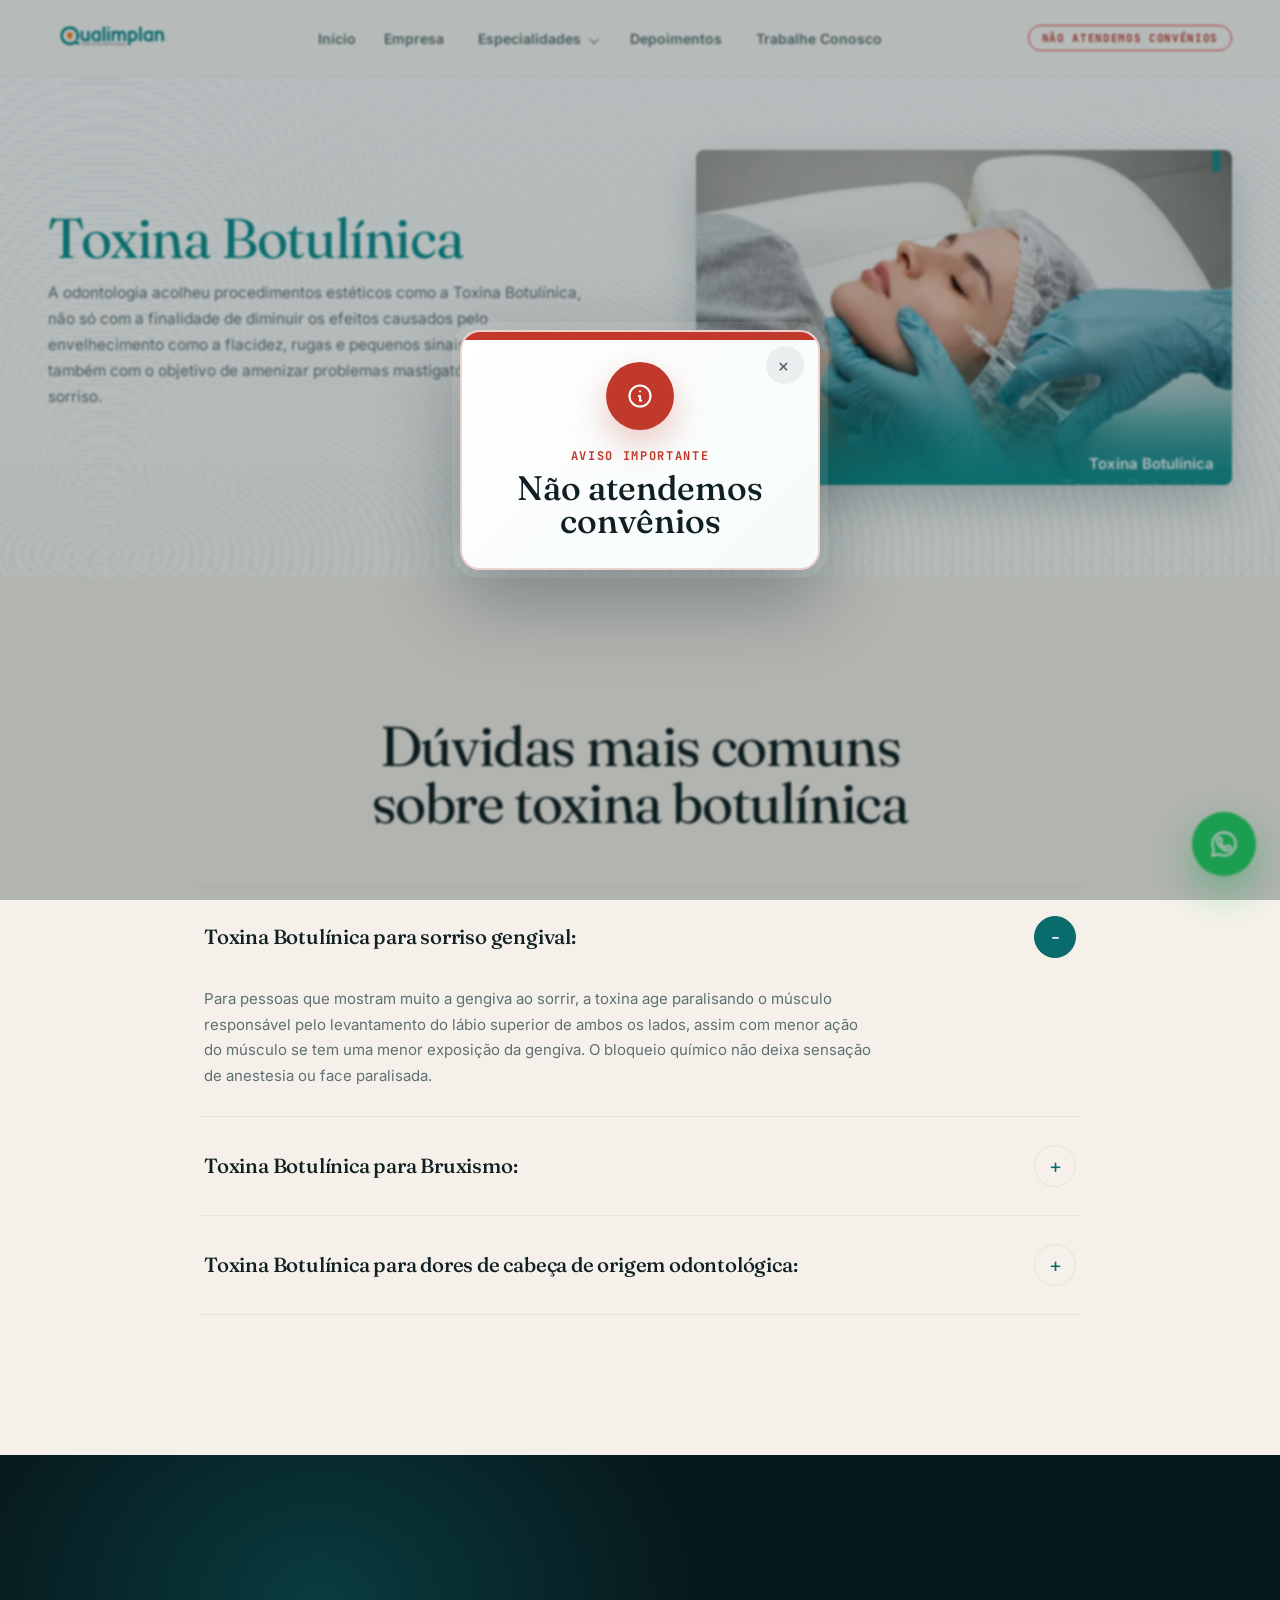
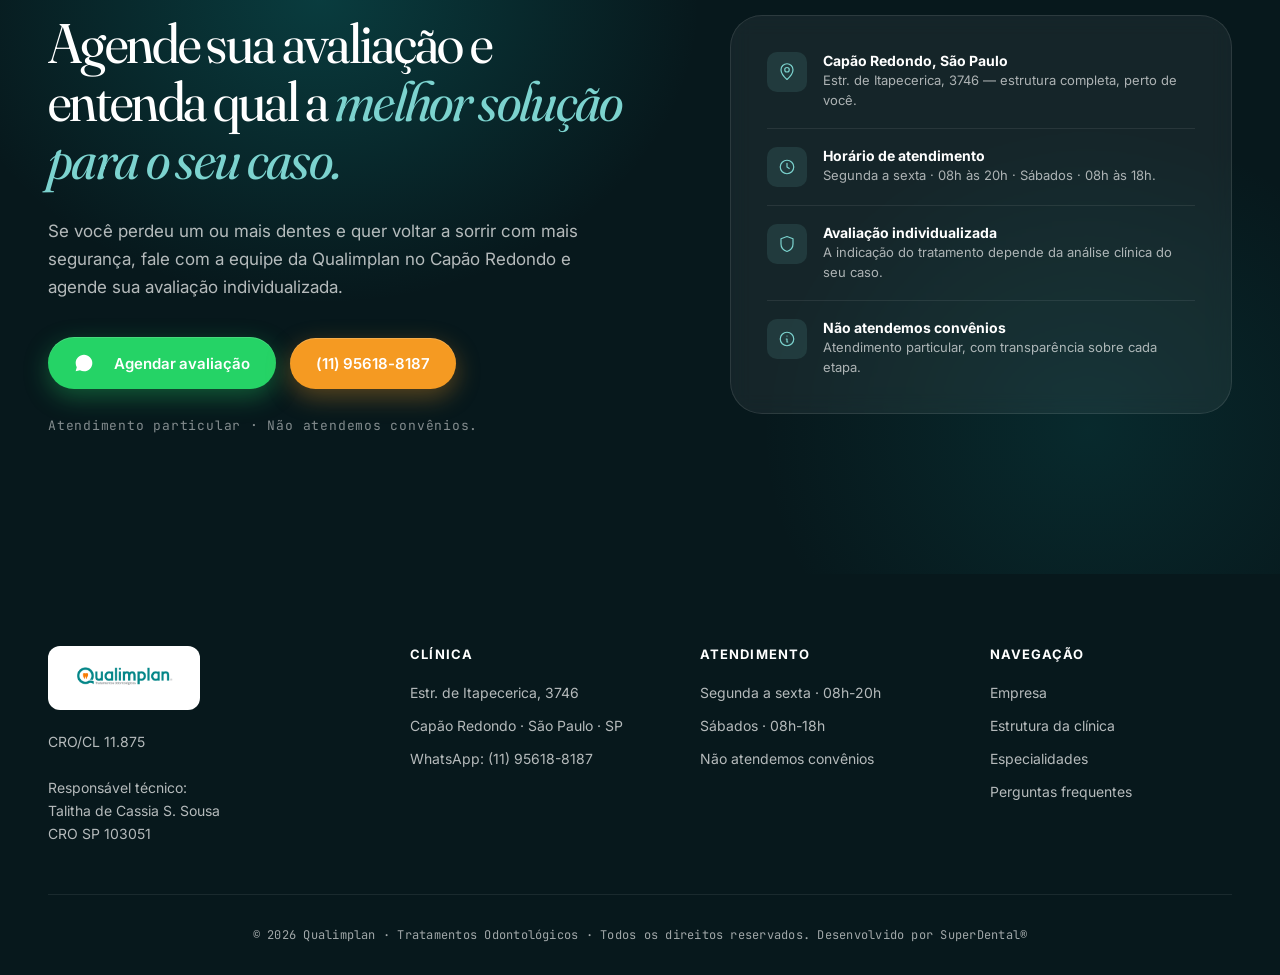
<file: toxina-botulinica.html>
<!doctype html>
<html lang="pt-BR">
<head>
  <meta charset="utf-8">
  <meta name="viewport" content="width=device-width,initial-scale=1">
  <!-- Google tag (gtag.js) -->
  <script async src="https://www.googletagmanager.com/gtag/js?id=G-245B7WVMEZ"></script>
  <script>
    window.dataLayer = window.dataLayer || [];
    function gtag(){dataLayer.push(arguments);}
    gtag('js', new Date());

    gtag('config', 'G-245B7WVMEZ');
  </script>
  <title>Toxina Botul&iacute;nica | Qualimplan</title>
  <meta name="description" content="Toxina Botul&iacute;nica na Qualimplan, no Cap&atilde;o Redondo. Procedimento est&eacute;tico e funcional para sorriso gengival, bruxismo e dores de origem odontol&oacute;gica.">
  <link rel="icon" href="assets/favicon.png">
  <link rel="preconnect" href="https://fonts.googleapis.com">
  <link rel="preconnect" href="https://fonts.gstatic.com" crossorigin>
  <link href="https://fonts.googleapis.com/css2?family=Fraunces:ital,opsz,wght,SOFT@0,9..144,300..700,30..100;1,9..144,300..700,30..100&family=Inter:wght@400;500;600;700;800&family=JetBrains+Mono:wght@400;500&display=swap" rel="stylesheet">
  <link rel="stylesheet" href="ortodontia.css">
</head>
<body>
  <header class="ortho-header">
    <div class="ortho-container header-inner">
      <a href="index.html#hero" class="header-logo" aria-label="Qualimplan - in&iacute;cio">
        <img src="assets/logo.png" alt="Qualimplan">
      </a>
      <button class="header-mobile-toggle" type="button" aria-label="Abrir menu" aria-expanded="false">
        <svg class="mobile-icon-menu" width="24" height="24" viewBox="0 0 24 24" fill="none" stroke="currentColor" stroke-width="1.8" aria-hidden="true">
          <path d="M4 7h16M4 12h16M4 17h16" stroke-linecap="round"/>
        </svg>
        <svg class="mobile-icon-close" width="24" height="24" viewBox="0 0 24 24" fill="none" stroke="currentColor" stroke-width="1.8" aria-hidden="true">
          <path d="M8 8l8 8M16 8l-8 8" stroke-linecap="round" stroke-linejoin="round"/>
        </svg>
      </button>
      <nav class="header-nav" aria-label="Navega&ccedil;&atilde;o principal">
        <a href="index.html#hero">In&iacute;cio</a>
        <a href="index.html#clinica">Empresa</a>
        <div class="header-menu-group">
          <button class="header-menu-trigger" type="button" aria-expanded="false">Especialidades</button>
          <div class="header-submenu">
            <a href="ortodontia.html">Ortodontia</a>
            <a href="protese.html">Pr&oacute;teses</a>
            <a href="odontopediatria.html">Odontopediatria</a>
            <a href="dentistica.html">Dent&iacute;stica</a>
            <a href="endodontia.html">Endodontia</a>
            <a href="periodontia.html">Periodontia</a>
            <a href="implante.html">Implantodontia</a>
            <a href="cirurgia.html">Cirurgia</a>
          </div>
        </div>
        <a href="index.html#confianca">Depoimentos</a>
        <button class="header-link-button" type="button" data-work-open>Trabalhe Conosco</button>
      </nav>
      <span class="header-notice">N&atilde;o atendemos conv&ecirc;nios</span>
    </div>
  </header>

  <main>
    <section class="ortho-hero">
      <div class="ortho-container ortho-hero-grid">
        <div class="ortho-copy">
          <h1>Toxina Botul&iacute;nica</h1>
          <p>A odontologia acolheu procedimentos est&eacute;ticos como a Toxina Botul&iacute;nica, n&atilde;o s&oacute; com a finalidade de diminuir os efeitos causados pelo envelhecimento como a flacidez, rugas e pequenos sinais da idade, mas tamb&eacute;m com o objetivo de amenizar problemas mastigat&oacute;rios e est&eacute;ticos do sorriso.</p>
        </div>

        <figure class="ortho-card">
          <img src="assets/Toxina-Botulinica.png.webp" alt="Toxina Botul&iacute;nica">
          <figcaption>Toxina Botul&iacute;nica</figcaption>
        </figure>
      </div>
    </section>

    <section class="ortho-faq">
      <div class="ortho-container">
        <div class="faq-head">
          <span>D&uacute;vidas frequentes</span>
          <h2>D&uacute;vidas mais comuns sobre toxina botul&iacute;nica</h2>
        </div>
        <div class="faq-list">
          <details open>
            <summary>Toxina Botul&iacute;nica para sorriso gengival:</summary>
            <p>Para pessoas que mostram muito a gengiva ao sorrir, a toxina age paralisando o m&uacute;sculo respons&aacute;vel pelo levantamento do l&aacute;bio superior de ambos os lados, assim com menor a&ccedil;&atilde;o do m&uacute;sculo se tem uma menor exposi&ccedil;&atilde;o da gengiva. O bloqueio qu&iacute;mico n&atilde;o deixa sensa&ccedil;&atilde;o de anestesia ou face paralisada.</p>
          </details>
          <details>
            <summary>Toxina Botul&iacute;nica para Bruxismo:</summary>
            <p>No caso de pacientes que sofrem rangendo ou apertando os dentes, a toxina &eacute; injetada nos dois lados principais do m&uacute;sculo da mastiga&ccedil;&atilde;o e ajuda a controlar as dores musculares como tamb&eacute;m minimizar o desgaste sofrido aos dentes j&aacute; que, a toxina tem o objetivo de diminuir a pot&ecirc;ncia muscular e assim diminuir o bruxismo.</p>
          </details>
          <details>
            <summary>Toxina Botul&iacute;nica para dores de cabe&ccedil;a de origem odontol&oacute;gica:</summary>
            <p>Outro uso da toxina &eacute; no tratamento das dores orofaciais, dores de cabe&ccedil;a e disfun&ccedil;&otilde;es da articula&ccedil;&atilde;o t&ecirc;mporo mandibular, ATM, pois da mesma forma que age no m&uacute;sculo da mastiga&ccedil;&atilde;o, pode agir nos m&uacute;sculos da face.</p>
          </details>
        </div>
      </div>
    </section>

    <section class="ortho-final">
      <div class="ortho-container final-inner">
        <div class="final-copy">
          <h2>Agende sua avalia&ccedil;&atilde;o e entenda qual a <em>melhor solu&ccedil;&atilde;o para o seu caso.</em></h2>
          <p>Se voc&ecirc; perdeu um ou mais dentes e quer voltar a sorrir com mais seguran&ccedil;a, fale com a equipe da Qualimplan no Cap&atilde;o Redondo e agende sua avalia&ccedil;&atilde;o individualizada.</p>
          <div class="final-actions">
            <a class="final-whatsapp" href="https://api.whatsapp.com/send?phone=5511956188187&text=Ol%C3%A1!%20Vim%20do%20site%20e%20gostaria%20de%20mais%20informa%C3%A7%C3%B5es." target="_blank" rel="noopener">Agendar avalia&ccedil;&atilde;o</a>
            <a class="final-phone" href="tel:011956188187">(11) 95618-8187</a>
          </div>
          <div class="final-micro">Atendimento particular &middot; N&atilde;o atendemos conv&ecirc;nios.</div>
        </div>
        <div class="final-card">
          <div class="final-card-row">
            <span class="final-card-icon">
              <svg viewBox="0 0 24 24" aria-hidden="true"><path d="M12 22s8-7 8-13a8 8 0 1 0-16 0c0 6 8 13 8 13z"/><circle cx="12" cy="9" r="3"/></svg>
            </span>
            <div>
              <strong>Cap&atilde;o Redondo, S&atilde;o Paulo</strong>
              <span>Estr. de Itapecerica, 3746 — estrutura completa, perto de voc&ecirc;.</span>
            </div>
          </div>
          <div class="final-card-row">
            <span class="final-card-icon">
              <svg viewBox="0 0 24 24" aria-hidden="true"><circle cx="12" cy="12" r="9"/><path d="M12 7v5l3 2"/></svg>
            </span>
            <div>
              <strong>Hor&aacute;rio de atendimento</strong>
              <span>Segunda a sexta &middot; 08h &agrave;s 20h &middot; S&aacute;bados &middot; 08h &agrave;s 18h.</span>
            </div>
          </div>
          <div class="final-card-row">
            <span class="final-card-icon">
              <svg viewBox="0 0 24 24" aria-hidden="true"><path d="M12 2l8 3v7c0 5-3.5 8.5-8 10-4.5-1.5-8-5-8-10V5l8-3z"/></svg>
            </span>
            <div>
              <strong>Avalia&ccedil;&atilde;o individualizada</strong>
              <span>A indica&ccedil;&atilde;o do tratamento depende da an&aacute;lise cl&iacute;nica do seu caso.</span>
            </div>
          </div>
          <div class="final-card-row">
            <span class="final-card-icon">
              <svg viewBox="0 0 24 24" aria-hidden="true"><circle cx="12" cy="12" r="9"/><path d="M12 8h.01M11 12h1v4h1"/></svg>
            </span>
            <div>
              <strong>N&atilde;o atendemos conv&ecirc;nios</strong>
              <span>Atendimento particular, com transpar&ecirc;ncia sobre cada etapa.</span>
            </div>
          </div>
        </div>
      </div>
    </section>
  </main>

  <footer class="site-footer">
    <div class="ortho-container">
      <div class="footer-top">
        <div>
          <div class="footer-logo"><img src="assets/logo.png" alt="Qualimplan"></div>
          <p class="footer-brand-text">CRO/CL 11.875<br><br>Respons&aacute;vel t&eacute;cnico:<br>Talitha de Cassia S. Sousa<br>CRO SP 103051</p>
        </div>
        <div>
          <h4>Cl&iacute;nica</h4>
          <ul>
            <li>Estr. de Itapecerica, 3746</li>
            <li>Cap&atilde;o Redondo &middot; S&atilde;o Paulo &middot; SP</li>
            <li><a href="https://api.whatsapp.com/send?phone=5511956188187&text=Ol%C3%A1!%20Vim%20do%20site%20e%20gostaria%20de%20mais%20informa%C3%A7%C3%B5es." target="_blank" rel="noopener">WhatsApp: (11) 95618-8187</a></li>
          </ul>
        </div>
        <div>
          <h4>Atendimento</h4>
          <ul>
            <li>Segunda a sexta &middot; 08h-20h</li>
            <li>S&aacute;bados &middot; 08h-18h</li>
            <li>N&atilde;o atendemos conv&ecirc;nios</li>
          </ul>
        </div>
        <div>
          <h4>Navega&ccedil;&atilde;o</h4>
          <ul>
            <li><a href="index.html#clinica">Empresa</a></li>
            <li><a href="index.html#estrutura">Estrutura da cl&iacute;nica</a></li>
            <li><a href="index.html#especialidades">Especialidades</a></li>
            <li><a href="index.html#faq">Perguntas frequentes</a></li>
          </ul>
        </div>
      </div>
      <div class="footer-bottom">
        <span>&copy; 2026 Qualimplan &middot; Tratamentos Odontol&oacute;gicos &middot; Todos os direitos reservados. Desenvolvido por SuperDental&reg;</span>
      </div>
    </div>
  </footer>

  <a class="wa-float" href="https://api.whatsapp.com/send?phone=5511956188187&text=Ol%C3%A1!%20Vim%20do%20site%20e%20gostaria%20de%20mais%20informa%C3%A7%C3%B5es." target="_blank" rel="noopener" aria-label="Falar no WhatsApp">
    <span class="wa-float-ico" aria-hidden="true">
      <svg width="28" height="28" viewBox="0 0 24 24" fill="none" stroke="currentColor" stroke-width="1.8" xmlns="http://www.w3.org/2000/svg">
        <path d="M17.5 14.4c-.3-.2-1.8-.9-2-1-.3-.1-.5-.1-.7.1-.2.3-.8 1-1 1.2-.2.2-.3.2-.6.1-.3-.2-1.3-.5-2.4-1.5-.9-.8-1.5-1.8-1.7-2.1-.2-.3 0-.5.1-.6.1-.1.3-.3.4-.5.1-.2.2-.3.3-.5.1-.2 0-.4 0-.5 0-.1-.6-1.6-.9-2.2-.2-.6-.5-.5-.7-.5h-.6c-.2 0-.5.1-.8.4-.3.3-1 1-1 2.5s1.1 2.9 1.2 3.1c.1.2 2.1 3.2 5 4.5.7.3 1.3.5 1.7.6.7.2 1.4.2 1.9.1.6-.1 1.8-.7 2-1.4.3-.7.3-1.3.2-1.4-.1-.1-.3-.2-.6-.4zM12 2C6.5 2 2 6.5 2 12c0 1.8.5 3.5 1.3 5L2 22l5.2-1.3c1.4.8 3.1 1.2 4.8 1.2 5.5 0 10-4.5 10-10S17.5 2 12 2z" stroke-linejoin="round"/>
      </svg>
    </span>
  </a>

  <div class="insurance-popup" role="presentation">
    <button class="insurance-popup-backdrop" type="button" data-insurance-close aria-label="Fechar aviso"></button>
    <div class="insurance-popup-card" role="dialog" aria-modal="true" aria-labelledby="insurance-popup-title">
      <button class="insurance-popup-close" type="button" data-insurance-close aria-label="Fechar aviso">+</button>
      <div class="insurance-popup-icon" aria-hidden="true">
        <svg viewBox="0 0 24 24" fill="none" stroke="currentColor" stroke-width="1.8">
          <circle cx="12" cy="12" r="9"></circle>
          <path d="M12 8h.01M11 12h1v4h1" stroke-linecap="round" stroke-linejoin="round"></path>
        </svg>
      </div>
      <p class="insurance-popup-kicker">Aviso importante</p>
      <h2 id="insurance-popup-title" class="insurance-popup-title">N&atilde;o atendemos conv&ecirc;nios</h2>
    </div>
  </div>

  <div class="work-popup" hidden>
    <button class="work-popup-backdrop" type="button" data-work-close aria-label="Fechar"></button>
    <div class="work-popup-card" role="dialog" aria-modal="true" aria-labelledby="work-title">
      <button class="work-popup-close" type="button" data-work-close aria-label="Fechar">+</button>
      <h2 id="work-title">Trabalhe Conosco</h2>
      <p>Curr&iacute;culos s&atilde;o recebidos exclusivamente no e-mail: <a href="mailto:odontologia@qualimplan.com.br">odontologia@qualimplan.com.br</a></p>
    </div>
  </div>

  <script>
    const mobileButton = document.querySelector('.header-mobile-toggle');
    const nav = document.querySelector('.header-nav');
    const specialtyButton = document.querySelector('.header-menu-trigger');
    const specialtyGroup = document.querySelector('.header-menu-group');
    const popup = document.querySelector('.work-popup');
    const insurancePopup = document.querySelector('.insurance-popup');

    const closeInsurancePopup = () => {
      if (insurancePopup) {
        insurancePopup.hidden = true;
      }
    };

    mobileButton.addEventListener('click', () => {
      const open = nav.classList.toggle('open');
      mobileButton.setAttribute('aria-expanded', String(open));
      if (!open) {
        specialtyGroup.classList.remove('open');
        specialtyButton.setAttribute('aria-expanded', 'false');
      }
    });

    specialtyButton.addEventListener('click', () => {
      const open = specialtyGroup.classList.toggle('open');
      specialtyButton.setAttribute('aria-expanded', String(open));
    });

    document.querySelectorAll('.header-nav a').forEach((link) => {
      link.addEventListener('click', () => {
        nav.classList.remove('open');
        mobileButton.setAttribute('aria-expanded', 'false');
      });
    });

    document.querySelectorAll('[data-work-open]').forEach((button) => {
      button.addEventListener('click', () => {
        popup.hidden = false;
        nav.classList.remove('open');
      });
    });

    document.querySelectorAll('[data-work-close]').forEach((button) => {
      button.addEventListener('click', () => {
        popup.hidden = true;
      });
    });

    document.querySelectorAll('[data-insurance-close]').forEach((button) => {
      button.addEventListener('click', closeInsurancePopup);
    });

    document.addEventListener('keydown', (event) => {
      if (event.key === 'Escape') {
        closeInsurancePopup();
      }
    });
  </script>
</body>
</html>
</file>
<file: ortodontia.css>
:root{
  --teal:#0e8f8e;
  --teal-deep:#0a6b6d;
  --teal-dark:#064e51;
  --text:#0f1f22;
  --muted:#5f7073;
  --paper:#fafaf7;
  --line:#e6e2da;
  --dark:#07181c;
  --green:#25d366;
  --orange:#f59a22;
  --max:1280px;
  --gutter:clamp(20px,4vw,48px);
  --display:"Fraunces","Times New Roman",serif;
  --ui:"Inter",Arial,sans-serif;
}
*{box-sizing:border-box}
html{scroll-behavior:smooth}
body{
  margin:0;
  color:var(--text);
  background:var(--paper);
  font-family:var(--ui);
  -webkit-font-smoothing:antialiased;
}
a{color:inherit;text-decoration:none}
button{font:inherit;color:inherit;background:none;border:0;cursor:pointer}
.ortho-container{
  width:min(100%,var(--max));
  margin:0 auto;
  padding:0 var(--gutter);
}
.ortho-header{
  position:fixed;
  top:0;
  left:0;
  right:0;
  z-index:50;
  padding:14px 0;
  background:rgba(250,250,247,.93);
  backdrop-filter:blur(14px) saturate(1.2);
  -webkit-backdrop-filter:blur(14px) saturate(1.2);
  box-shadow:0 1px rgba(15,31,34,.06);
}
.header-inner{
  display:flex;
  align-items:center;
  justify-content:space-between;
  gap:24px;
  position:relative;
}
.header-logo img{height:36px;width:auto}
.header-nav{
  display:flex;
  align-items:center;
  gap:28px;
  color:var(--muted);
  font-size:14px;
  font-weight:600;
}
.header-nav a,
.header-link-button,
.header-menu-trigger{
  transition:color .2s ease,background .2s ease;
}
.header-nav a:hover,
.header-link-button:hover,
.header-menu-trigger:hover{color:var(--teal-deep)}
.header-notice{
  color:#c0392b;
  border:1.5px solid #e53e3e;
  border-radius:999px;
  padding:5px 13px;
  font-family:"JetBrains Mono",monospace;
  font-size:11px;
  font-weight:700;
  letter-spacing:.06em;
  text-transform:uppercase;
  white-space:nowrap;
}
.header-menu-group{position:relative}
.header-menu-trigger:after{
  content:"";
  display:inline-block;
  width:6px;
  height:6px;
  margin-left:8px;
  border-right:1.5px solid currentColor;
  border-bottom:1.5px solid currentColor;
  transform:rotate(45deg) translateY(-2px);
}
.header-submenu{
  position:absolute;
  top:calc(100% + 16px);
  left:50%;
  min-width:230px;
  padding:10px;
  border:1px solid var(--line);
  border-radius:14px;
  background:rgba(255,255,255,.96);
  box-shadow:0 20px 60px rgba(15,31,34,.14);
  opacity:0;
  visibility:hidden;
  pointer-events:none;
  transform:translateX(-50%) translateY(8px);
  transition:opacity .2s ease,transform .2s ease,visibility .2s ease;
}
.header-menu-group:hover .header-submenu,
.header-menu-group:focus-within .header-submenu{
  opacity:1;
  visibility:visible;
  pointer-events:auto;
  transform:translateX(-50%) translateY(0);
}
.header-submenu:before{
  content:"";
  position:absolute;
  left:0;
  right:0;
  top:-18px;
  height:18px;
}
.header-submenu a{
  display:block;
  padding:9px 12px;
  border-radius:10px;
  color:var(--muted);
  font-size:13px;
  white-space:nowrap;
}
.header-submenu a:hover{
  background:#eaf6f5;
  color:var(--teal-deep);
}
.header-mobile-toggle{display:none}
.ortho-hero{
  position:relative;
  overflow:hidden;
  padding:clamp(120px,12vw,150px) 0 clamp(58px,8vw,92px);
  background:
    repeating-radial-gradient(ellipse at 8% 96%,rgba(14,143,142,.13) 0 1px,transparent 1px 10px),
    linear-gradient(180deg,#fff 0%,#fbfaf7 100%);
}
.ortho-hero:after{
  content:"";
  position:absolute;
  left:-10%;
  right:-10%;
  bottom:-80px;
  height:190px;
  background:repeating-radial-gradient(ellipse at center,transparent 0 9px,rgba(14,143,142,.13) 10px 11px,transparent 12px 20px);
  opacity:.6;
  pointer-events:none;
}
.ortho-hero-grid{
  position:relative;
  z-index:1;
  display:grid;
  grid-template-columns:1fr .96fr;
  gap:clamp(36px,7vw,96px);
  align-items:center;
}
.ortho-copy h1{
  margin:0 0 14px;
  color:var(--teal);
  font-size:clamp(32px,4vw,50px);
  line-height:1;
  font-weight:800;
  letter-spacing:-.03em;
}
.ortho-copy p{
  margin:0 0 16px;
  color:var(--muted);
  font-size:clamp(14px,1.2vw,17px);
  line-height:1.7;
}
.ortho-card{
  position:relative;
  margin:0;
  border-radius:8px;
  overflow:hidden;
  box-shadow:0 18px 42px rgba(18,52,56,.22);
  aspect-ratio:16/10;
  background:#dbeeed;
}
.ortho-card:after{
  content:"";
  position:absolute;
  left:0;
  right:0;
  bottom:0;
  height:42%;
  background:linear-gradient(180deg,transparent,rgba(14,143,142,.88));
}
.ortho-card img{
  width:100%;
  height:100%;
  object-fit:cover;
  display:block;
}
.ortho-card figcaption{
  position:absolute;
  right:18px;
  bottom:12px;
  z-index:1;
  color:#fff;
  font-size:15px;
  font-weight:600;
}
.ortho-faq{
  padding:clamp(64px,8vw,100px) 0;
  color:#fff;
  background:
    radial-gradient(circle at 15% 20%,rgba(255,255,255,.16) 0 2px,transparent 3px 20px),
    linear-gradient(135deg,var(--teal-deep),var(--teal) 62%,#0aa6a2);
}
.faq-head{
  max-width:780px;
  margin:0 0 34px;
}
.faq-head span{
  display:inline-flex;
  margin-bottom:12px;
  font-family:"JetBrains Mono",monospace;
  font-size:12px;
  font-weight:700;
  letter-spacing:.12em;
  text-transform:uppercase;
  color:rgba(255,255,255,.74);
}
.faq-head h2{
  margin:0;
  font-family:var(--display);
  font-size:clamp(34px,4vw,54px);
  font-weight:500;
  line-height:1.04;
  letter-spacing:-.025em;
}
.faq-list{
  display:grid;
  gap:14px;
  max-width:980px;
}
.faq-list details{
  overflow:hidden;
  border:1px solid rgba(255,255,255,.18);
  border-radius:14px;
  background:rgba(255,255,255,.1);
  box-shadow:0 14px 40px rgba(7,24,28,.12);
}
.faq-list summary{
  position:relative;
  display:flex;
  align-items:center;
  min-height:66px;
  padding:18px 58px 18px 22px;
  list-style:none;
  cursor:pointer;
  font-size:clamp(15px,1.35vw,18px);
  font-weight:800;
  line-height:1.35;
}
.faq-list summary::-webkit-details-marker{display:none}
.faq-list summary:after{
  content:"+";
  position:absolute;
  right:18px;
  top:50%;
  width:32px;
  height:32px;
  display:grid;
  place-items:center;
  border-radius:50%;
  color:var(--teal-deep);
  background:#fff;
  transform:translateY(-50%);
  font-size:20px;
  line-height:1;
}
.faq-list details[open]{
  background:#fff;
  color:var(--text);
}
.faq-list details[open] summary:after{
  content:"-";
  color:#fff;
  background:var(--teal-deep);
}
.faq-list details p{
  margin:0;
  padding:0 22px 22px;
  color:var(--muted);
  font-size:15px;
  line-height:1.72;
}
.site-footer{
  background:var(--dark);
  color:rgba(255,255,255,.7);
  padding:72px 0 32px;
}
.footer-top{
  display:grid;
  grid-template-columns:1.3fr 1fr 1fr 1fr;
  gap:48px;
  padding-bottom:48px;
  border-bottom:1px solid rgba(255,255,255,.08);
}
.footer-logo{
  width:fit-content;
  margin-bottom:20px;
  padding:14px 18px;
  border-radius:12px;
  background:#fff;
}
.footer-logo img{height:32px;width:auto}
.footer-brand-text{
  max-width:290px;
  margin:0;
  font-size:14px;
  line-height:1.65;
}
.site-footer h4{
  margin:0 0 20px;
  color:#fff;
  font-size:13px;
  font-weight:700;
  letter-spacing:.08em;
  text-transform:uppercase;
}
.site-footer ul{
  display:flex;
  flex-direction:column;
  gap:12px;
  padding:0;
  margin:0;
  list-style:none;
}
.site-footer li{
  font-size:14px;
  line-height:1.5;
}
.site-footer a:hover{color:#7cd3cf}
.footer-bottom{
  display:flex;
  justify-content:center;
  padding-top:32px;
  text-align:center;
  font-family:"JetBrains Mono",monospace;
  font-size:12px;
  letter-spacing:.02em;
  color:rgba(255,255,255,.62);
}
.wa-float{
  position:fixed;
  right:24px;
  bottom:24px;
  z-index:90;
  width:64px;
  height:64px;
  display:grid;
  place-items:center;
  border-radius:50%;
  background:var(--green);
  box-shadow:0 16px 40px rgba(37,211,102,.45);
  color:#fff;
  font-size:0;
}
.wa-float:before{
  content:"";
  width:28px;
  height:28px;
  background:currentColor;
  -webkit-mask:url("data:image/svg+xml,%3Csvg viewBox='0 0 24 24' xmlns='http://www.w3.org/2000/svg'%3E%3Cpath d='M17.5 14.4c-.3-.2-1.8-.9-2-1-.3-.1-.5-.1-.7.1-.2.3-.8 1-1 1.2-.2.2-.3.2-.6.1-.3-.2-1.3-.5-2.4-1.5-.9-.8-1.5-1.8-1.7-2.1-.2-.3 0-.5.1-.6.1-.1.3-.3.4-.5.1-.2.2-.3.3-.5.1-.2 0-.4 0-.5 0-.1-.6-1.6-.9-2.2-.2-.6-.5-.5-.7-.5h-.6c-.2 0-.5.1-.8.4-.3.3-1 1-1 2.5s1.1 2.9 1.2 3.1c.1.2 2.1 3.2 5 4.5.7.3 1.3.5 1.7.6.7.2 1.4.2 1.9.1.6-.1 1.8-.7 2-1.4.3-.7.3-1.3.2-1.4-.1-.1-.3-.2-.6-.4zM12 2C6.5 2 2 6.5 2 12c0 1.8.5 3.5 1.3 5L2 22l5.2-1.3c1.4.8 3.1 1.2 4.8 1.2 5.5 0 10-4.5 10-10S17.5 2 12 2z'/%3E%3C/svg%3E") center/contain no-repeat;
  mask:url("data:image/svg+xml,%3Csvg viewBox='0 0 24 24' xmlns='http://www.w3.org/2000/svg'%3E%3Cpath d='M17.5 14.4c-.3-.2-1.8-.9-2-1-.3-.1-.5-.1-.7.1-.2.3-.8 1-1 1.2-.2.2-.3.2-.6.1-.3-.2-1.3-.5-2.4-1.5-.9-.8-1.5-1.8-1.7-2.1-.2-.3 0-.5.1-.6.1-.1.3-.3.4-.5.1-.2.2-.3.3-.5.1-.2 0-.4 0-.5 0-.1-.6-1.6-.9-2.2-.2-.6-.5-.5-.7-.5h-.6c-.2 0-.5.1-.8.4-.3.3-1 1-1 2.5s1.1 2.9 1.2 3.1c.1.2 2.1 3.2 5 4.5.7.3 1.3.5 1.7.6.7.2 1.4.2 1.9.1.6-.1 1.8-.7 2-1.4.3-.7.3-1.3.2-1.4-.1-.1-.3-.2-.6-.4zM12 2C6.5 2 2 6.5 2 12c0 1.8.5 3.5 1.3 5L2 22l5.2-1.3c1.4.8 3.1 1.2 4.8 1.2 5.5 0 10-4.5 10-10S17.5 2 12 2z'/%3E%3C/svg%3E") center/contain no-repeat;
}
.work-popup[hidden]{display:none}
.work-popup{
  position:fixed;
  inset:0;
  z-index:130;
  display:grid;
  place-items:center;
  padding:24px;
}
.work-popup-backdrop{
  position:absolute;
  inset:0;
  background:rgba(7,24,28,.42);
  backdrop-filter:blur(2px);
}
.work-popup-card{
  position:relative;
  z-index:1;
  width:min(100%,430px);
  padding:34px;
  border:1px solid var(--line);
  border-radius:20px;
  background:#fff;
  box-shadow:0 28px 80px rgba(7,24,28,.28);
}
.work-popup-close{
  position:absolute;
  top:14px;
  right:14px;
  width:38px;
  height:38px;
  display:grid;
  place-items:center;
  border-radius:50%;
  background:rgba(15,31,34,.06);
  color:var(--muted);
  font-size:28px;
  line-height:1;
  transform:rotate(45deg);
}
.work-popup-card h2{
  margin:0 0 14px;
  font-family:var(--display);
  font-size:30px;
  font-weight:500;
}
.work-popup-card p{
  margin:0;
  color:var(--muted);
  line-height:1.65;
}
.work-popup-card a{
  color:var(--teal-deep);
  font-weight:800;
}
.insurance-popup[hidden]{display:none}
.insurance-popup{
  position:fixed;
  inset:0;
  z-index:120;
  display:grid;
  place-items:center;
  padding:24px;
}
.insurance-popup-backdrop{
  position:absolute;
  inset:0;
  background:rgba(7,24,28,.28);
  backdrop-filter:blur(1px);
  -webkit-backdrop-filter:blur(1px);
}
.insurance-popup-card{
  position:relative;
  z-index:1;
  width:min(100%,360px);
  overflow:hidden;
  padding:clamp(20px,4vw,30px);
  border:2px solid rgba(192,57,43,.22);
  border-radius:20px;
  background:linear-gradient(135deg,rgba(255,255,255,.98),rgba(245,251,250,.98)),#fff;
  box-shadow:0 28px 80px rgba(7,24,28,.32),0 0 0 8px rgba(255,255,255,.12);
  text-align:center;
  animation:popupEnter .38s cubic-bezier(.2,.7,.2,1);
}
.insurance-popup-card:before{
  content:"";
  position:absolute;
  top:0;
  left:0;
  right:0;
  height:8px;
  background:#c0392b;
}
.insurance-popup-close{
  position:absolute;
  top:14px;
  right:14px;
  width:38px;
  height:38px;
  display:grid;
  place-items:center;
  border-radius:50%;
  color:var(--muted);
  background:rgba(15,31,34,.06);
  font-size:22px;
  line-height:1;
  transform:rotate(45deg);
  transition:background .2s ease,color .2s ease,transform .2s ease;
}
.insurance-popup-close:hover{
  color:#c0392b;
  background:rgba(192,57,43,.12);
  transform:rotate(45deg) scale(1.04);
}
.insurance-popup-icon{
  width:68px;
  height:68px;
  margin:0 auto 18px;
  display:grid;
  place-items:center;
  border-radius:50%;
  color:#fff;
  background:#c0392b;
  box-shadow:0 14px 34px rgba(192,57,43,.28);
}
.insurance-popup-icon svg{
  width:28px;
  height:28px;
}
.insurance-popup-kicker{
  margin:0 0 8px;
  color:#c0392b;
  font-family:"JetBrains Mono",monospace;
  font-size:12px;
  font-weight:700;
  letter-spacing:.14em;
  text-transform:uppercase;
}
.insurance-popup-title{
  margin:0;
  color:var(--text);
  font-family:var(--display);
  font-size:clamp(24px,5vw,34px);
  font-weight:500;
  line-height:.98;
  letter-spacing:0;
}
@keyframes popupEnter{
  0%{opacity:0;transform:translateY(18px) scale(.97)}
  100%{opacity:1;transform:translateY(0) scale(1)}
}
@media(max-width:1080px){
  .header-nav{gap:18px;font-size:13px}
  .header-notice{display:none}
  .footer-top{grid-template-columns:1fr 1fr}
}
@media(max-width:760px){
  .header-mobile-toggle{
    width:44px;
    height:44px;
    display:grid;
    place-items:center;
    border:1px solid var(--line);
    border-radius:50%;
    background:#fff;
    box-shadow:0 6px 18px rgba(15,31,34,.08);
  }
  .insurance-popup{
    align-items:end;
    padding:12px;
  }
  .insurance-popup-card{
    padding:16px 14px 14px;
    border-radius:16px;
  }
  .insurance-popup-icon{
    width:44px;
    height:44px;
    margin-bottom:10px;
  }
  .insurance-popup-icon svg{
    width:24px;
    height:24px;
  }
  .insurance-popup-kicker{
    margin-bottom:4px;
    font-size:10px;
  }
  .insurance-popup-title{
    font-size:20px;
  }
  .header-mobile-toggle span{
    width:18px;
    height:2px;
    display:block;
    margin:2px 0;
    border-radius:99px;
    background:var(--text);
  }
  .header-nav{
    position:absolute;
    top:calc(100% + 14px);
    left:20px;
    right:20px;
    display:none;
    flex-direction:column;
    align-items:stretch;
    gap:4px;
    padding:14px;
    border:1px solid var(--line);
    border-radius:16px;
    background:rgba(255,255,255,.98);
    box-shadow:0 20px 60px rgba(15,31,34,.14);
  }
  .header-nav.open{display:flex}
  .header-nav>a,
  .header-link-button,
  .header-menu-trigger{
    width:100%;
    min-height:42px;
    padding:10px 12px;
    border-radius:10px;
    justify-content:flex-start;
    text-align:left;
    color:var(--text);
    font-size:15px;
  }
  .header-nav>a:hover,
  .header-link-button:hover,
  .header-menu-trigger:hover{
    background:#eaf6f5;
  }
  .header-menu-trigger{
    display:flex;
    align-items:center;
  }
  .header-menu-trigger:after{
    margin-left:auto;
  }
  .header-menu-group.open .header-menu-trigger:after{
    transform:rotate(225deg) translate(-2px,-1px);
  }
  .header-submenu{
    position:static;
    display:none;
    min-width:0;
    padding:4px 0 6px;
    border:0;
    border-radius:0;
    background:transparent;
    box-shadow:none;
    opacity:1;
    visibility:visible;
    pointer-events:auto;
    transform:none;
  }
  .header-submenu:before{display:none}
  .header-menu-group.open .header-submenu{display:block}
  .header-submenu a{
    padding:9px 12px 9px 24px;
    border-radius:10px;
    text-align:left;
    white-space:normal;
  }
  .ortho-hero-grid{grid-template-columns:1fr}
  .ortho-copy{text-align:center}
  .ortho-card{max-width:520px;margin:0 auto}
  .faq-head{text-align:center;margin-left:auto;margin-right:auto}
  .footer-top{
    grid-template-columns:1fr;
    justify-items:center;
    text-align:center;
  }
  .footer-logo,
  .footer-brand-text{
    margin-left:auto;
    margin-right:auto;
  }
  .site-footer ul{align-items:center}
}

/* Align FAQ content to the page center */
.ortho-faq .faq-head{
  margin-left:auto!important;
  margin-right:auto!important;
  text-align:center!important;
}
.ortho-faq .faq-list{
  margin-left:auto!important;
  margin-right:auto!important;
}

/* Match the floating menu treatment used on the home page */
.ortho-header{
  padding:18px 0!important;
  background:rgba(250,250,247,.82)!important;
  backdrop-filter:blur(14px) saturate(1.2)!important;
  -webkit-backdrop-filter:blur(14px) saturate(1.2)!important;
  box-shadow:0 1px rgba(15,31,34,.06)!important;
}
.ortho-header .header-inner{
  max-width:var(--max)!important;
  margin:0 auto!important;
}
@media(max-width:760px){
  .ortho-faq .faq-list,
  .ortho-faq .faq-head{
    width:100%!important;
  }
}

.wa-float:before{content:none!important;display:none!important}
.wa-float-ico{display:grid;place-items:center;color:#fff;line-height:0}
.wa-float-ico svg{display:block;width:28px;height:28px}

/* FAQ matching the home page visual style */
.ortho-faq{
  padding:clamp(80px,12vw,140px) 0!important;
  color:var(--text)!important;
  background:#f5f1ea!important;
}
.ortho-faq .faq-head{
  max-width:640px!important;
  margin:0 auto 56px!important;
  text-align:center!important;
}
.ortho-faq .faq-head span{
  display:none!important;
}
.ortho-faq .faq-head h2{
  margin:0!important;
  color:var(--text)!important;
  font-family:var(--display)!important;
  font-size:clamp(36px,4.5vw,56px)!important;
  font-weight:400!important;
  line-height:1.02!important;
  letter-spacing:-.025em!important;
}
.ortho-faq .faq-list{
  max-width:880px!important;
  margin:0 auto!important;
  display:block!important;
  border-top:1px solid var(--line)!important;
}
.ortho-faq .faq-list details{
  border:0!important;
  border-bottom:1px solid var(--line)!important;
  border-radius:0!important;
  background:transparent!important;
  box-shadow:none!important;
  color:var(--text)!important;
}
.ortho-faq .faq-list summary{
  min-height:0!important;
  padding:28px 4px!important;
  display:flex!important;
  justify-content:space-between!important;
  align-items:center!important;
  gap:24px!important;
  color:var(--text)!important;
  font-family:var(--display)!important;
  font-size:clamp(18px,1.6vw,22px)!important;
  font-weight:500!important;
  line-height:1.3!important;
  letter-spacing:-.01em!important;
}
.ortho-faq .faq-list summary:hover{
  color:var(--teal-deep)!important;
}
.ortho-faq .faq-list summary:after{
  position:static!important;
  flex:0 0 40px!important;
  width:40px!important;
  height:40px!important;
  transform:none!important;
  border:1px solid var(--line)!important;
  border-radius:50%!important;
  color:var(--teal-deep)!important;
  background:transparent!important;
  font-family:var(--ui)!important;
  font-size:20px!important;
  font-weight:400!important;
}
.ortho-faq .faq-list details[open] summary:after{
  color:#fff!important;
  background:var(--teal-deep)!important;
  border-color:var(--teal-deep)!important;
}
.ortho-faq .faq-list details p{
  max-width:680px!important;
  margin:0!important;
  padding:0 4px 28px!important;
  color:var(--muted)!important;
  font-size:15px!important;
  line-height:1.7!important;
}
@media(max-width:760px){
  .ortho-faq .faq-head{
    margin-bottom:42px!important;
  }
  .ortho-faq .faq-list summary{
    text-align:left!important;
  }
}

.ortho-final{
  position:relative;
  overflow:hidden;
  padding:clamp(90px,12vw,150px) 0;
  color:#fff;
  background:var(--dark);
}
.ortho-final:before{
  content:"";
  position:absolute;
  top:-30%;
  left:-10%;
  width:70%;
  height:100%;
  background:radial-gradient(ellipse,rgba(14,143,142,.3),transparent 60%);
  pointer-events:none;
}
.ortho-final:after{
  content:"";
  position:absolute;
  bottom:-30%;
  right:-15%;
  width:60%;
  height:100%;
  background:radial-gradient(ellipse,rgba(14,143,142,.15),transparent 60%);
  pointer-events:none;
}
.final-inner{
  position:relative;
  z-index:1;
  display:grid;
  grid-template-columns:1.2fr 1fr;
  gap:80px;
  align-items:center;
}
.final-copy h2{
  margin:0 0 28px;
  color:#fff;
  font-family:var(--display);
  font-size:clamp(40px,5vw,68px);
  font-weight:400;
  line-height:1.02;
  letter-spacing:-.03em;
}
.final-copy h2 em{
  color:#7cd3cf;
  font-style:italic;
}
.final-copy p{
  max-width:560px;
  margin:0 0 36px;
  color:rgba(255,255,255,.7);
  font-size:17px;
  font-weight:600;
  line-height:1.65;
}
.final-whatsapp{
  display:inline-flex;
  align-items:center;
  justify-content:center;
  min-height:60px;
  padding:16px 28px;
  border-radius:999px;
  color:#fff;
  background:var(--green);
  box-shadow:0 14px 40px rgba(37,211,102,.35);
  font-size:15px;
  font-weight:800;
}
.final-whatsapp:before{
  content:"";
  width:20px;
  height:20px;
  margin-right:10px;
  background:currentColor;
  -webkit-mask:url("data:image/svg+xml,%3Csvg viewBox='0 0 24 24' xmlns='http://www.w3.org/2000/svg'%3E%3Cpath d='M17.5 14.4c-.3-.2-1.8-.9-2-1-.3-.1-.5-.1-.7.1-.2.3-.8 1-1 1.2-.2.2-.3.2-.6.1-.3-.2-1.3-.5-2.4-1.5-.9-.8-1.5-1.8-1.7-2.1-.2-.3 0-.5.1-.6.1-.1.3-.3.4-.5.1-.2.2-.3.3-.5.1-.2 0-.4 0-.5 0-.1-.6-1.6-.9-2.2-.2-.6-.5-.5-.7-.5h-.6c-.2 0-.5.1-.8.4-.3.3-1 1-1 2.5s1.1 2.9 1.2 3.1c.1.2 2.1 3.2 5 4.5.7.3 1.3.5 1.7.6.7.2 1.4.2 1.9.1.6-.1 1.8-.7 2-1.4.3-.7.3-1.3.2-1.4-.1-.1-.3-.2-.6-.4zM12 2C6.5 2 2 6.5 2 12c0 1.8.5 3.5 1.3 5L2 22l5.2-1.3c1.4.8 3.1 1.2 4.8 1.2 5.5 0 10-4.5 10-10S17.5 2 12 2z'/%3E%3C/svg%3E") center/contain no-repeat;
  mask:url("data:image/svg+xml,%3Csvg viewBox='0 0 24 24' xmlns='http://www.w3.org/2000/svg'%3E%3Cpath d='M17.5 14.4c-.3-.2-1.8-.9-2-1-.3-.1-.5-.1-.7.1-.2.3-.8 1-1 1.2-.2.2-.3.2-.6.1-.3-.2-1.3-.5-2.4-1.5-.9-.8-1.5-1.8-1.7-2.1-.2-.3 0-.5.1-.6.1-.1.3-.3.4-.5.1-.2.2-.3.3-.5.1-.2 0-.4 0-.5 0-.1-.6-1.6-.9-2.2-.2-.6-.5-.5-.7-.5h-.6c-.2 0-.5.1-.8.4-.3.3-1 1-1 2.5s1.1 2.9 1.2 3.1c.1.2 2.1 3.2 5 4.5.7.3 1.3.5 1.7.6.7.2 1.4.2 1.9.1.6-.1 1.8-.7 2-1.4.3-.7.3-1.3.2-1.4-.1-.1-.3-.2-.6-.4zM12 2C6.5 2 2 6.5 2 12c0 1.8.5 3.5 1.3 5L2 22l5.2-1.3c1.4.8 3.1 1.2 4.8 1.2 5.5 0 10-4.5 10-10S17.5 2 12 2z'/%3E%3C/svg%3E") center/contain no-repeat;
}
.final-micro{
  margin-top:28px;
  color:rgba(255,255,255,.5);
  font-family:"JetBrains Mono",monospace;
  font-size:13px;
  font-weight:700;
  letter-spacing:.06em;
}
.final-card{
  padding:36px;
  border:1px solid rgba(255,255,255,.1);
  border-radius:32px;
  background:rgba(255,255,255,.06);
  backdrop-filter:blur(10px);
}
.final-card-row{
  display:flex;
  gap:16px;
  padding:18px 0;
  border-bottom:1px solid rgba(255,255,255,.08);
}
.final-card-row:first-child{padding-top:0}
.final-card-row:last-child{padding-bottom:0;border-bottom:0}
.final-card-icon{
  flex:0 0 48px;
  width:48px;
  height:48px;
  display:grid;
  place-items:center;
  border-radius:12px;
  color:#7cd3cf;
  background:rgba(124,211,207,.12);
  font-weight:800;
}
.final-card-row strong{
  display:block;
  margin-bottom:4px;
  color:#fff;
  font-size:15px;
}
.final-card-row span:not(.final-card-icon){
  display:block;
  color:rgba(255,255,255,.65);
  font-size:14px;
  line-height:1.6;
}
@media(max-width:1080px){
  .final-inner{
    grid-template-columns:1fr;
    gap:48px;
  }
}
@media(max-width:760px){
  .ortho-final,
  .final-copy,
  .final-card-row{
    text-align:center;
  }
  .final-copy p{
    margin-left:auto;
    margin-right:auto;
  }
  .final-card{
    padding:26px 20px;
    border-radius:22px;
  }
  .final-card-row{
    flex-direction:column;
    align-items:center;
  }
}

.ortho-copy h1{
  font-family:var(--display)!important;
  font-weight:400!important;
  font-size:clamp(36px,4.5vw,56px)!important;
  line-height:1.02!important;
  letter-spacing:-.025em!important;
}

/* Match final CTA typography and proportions with the home section */
.ortho-final .final-copy h2{
  margin:20px 0 28px!important;
  font-size:clamp(40px,5vw,68px)!important;
  line-height:1.02!important;
  letter-spacing:-.03em!important;
}
.ortho-final .final-copy p{
  font-size:17px!important;
  font-weight:400!important;
  line-height:1.65!important;
  max-width:520px!important;
}
.ortho-final .final-whatsapp{
  min-height:auto!important;
  padding:16px 26px!important;
  font-size:15px!important;
  font-weight:600!important;
}
.ortho-final .final-micro{
  font-size:13px!important;
  font-weight:400!important;
}
.ortho-final .final-card-icon{
  flex-basis:40px!important;
  width:40px!important;
  height:40px!important;
  border-radius:10px!important;
}
.ortho-final .final-card-row strong{
  font-size:14px!important;
  font-weight:700!important;
}
.ortho-final .final-card-row span:not(.final-card-icon){
  font-size:13px!important;
  line-height:1.5!important;
}

/* Final CTA parity with index */
.ortho-final{
  padding:clamp(80px,12vw,140px) 0!important;
  background:#07181c!important;
}
.ortho-final .final-inner{
  display:grid!important;
  grid-template-columns:1.2fr 1fr!important;
  gap:80px!important;
  align-items:center!important;
}
.ortho-final .final-copy h2{
  margin:20px 0 28px!important;
  max-width:760px!important;
  font-family:var(--display)!important;
  font-size:clamp(40px,5vw,68px)!important;
  font-weight:400!important;
  line-height:1.02!important;
  letter-spacing:-.03em!important;
  color:#fff!important;
}
.ortho-final .final-copy h2 em{
  color:#7cd3cf!important;
  font-style:italic!important;
}
.ortho-final .final-copy p{
  max-width:520px!important;
  margin:0 0 36px!important;
  color:rgba(255,255,255,.7)!important;
  font-size:17px!important;
  font-weight:400!important;
  line-height:1.65!important;
}
.ortho-final .final-whatsapp{
  min-height:unset!important;
  padding:16px 26px!important;
  gap:10px!important;
  border-radius:999px!important;
  font-size:15px!important;
  font-weight:600!important;
  letter-spacing:-.005em!important;
  box-shadow:0 8px 24px rgba(37,211,102,.35),inset 0 1px rgba(255,255,255,.15)!important;
}
.ortho-final .final-actions{
  display:flex!important;
  align-items:center!important;
  flex-wrap:wrap!important;
  gap:14px!important;
}
.ortho-final .final-phone{
  display:inline-flex!important;
  align-items:center!important;
  justify-content:center!important;
  padding:16px 26px!important;
  border-radius:999px!important;
  color:#fff!important;
  background:var(--orange)!important;
  box-shadow:0 8px 24px rgba(245,154,34,.34),inset 0 1px rgba(255,255,255,.18)!important;
  font-size:15px!important;
  font-weight:600!important;
  letter-spacing:-.005em!important;
}
.ortho-final .final-micro{
  margin-top:28px!important;
  color:rgba(255,255,255,.5)!important;
  font-family:"JetBrains Mono",monospace!important;
  font-size:13px!important;
  font-weight:400!important;
  letter-spacing:.06em!important;
}
.ortho-final .final-card{
  padding:36px!important;
  border:1px solid rgba(255,255,255,.1)!important;
  border-radius:32px!important;
  background:rgba(255,255,255,.06)!important;
  backdrop-filter:blur(10px)!important;
  -webkit-backdrop-filter:blur(10px)!important;
}
.ortho-final .final-card-row{
  display:flex!important;
  flex-direction:row!important;
  align-items:flex-start!important;
  gap:16px!important;
  padding:18px 0!important;
  text-align:left!important;
  border-bottom:1px solid rgba(255,255,255,.08)!important;
}
.ortho-final .final-card-row:first-child{padding-top:0!important}
.ortho-final .final-card-row:last-child{padding-bottom:0!important;border-bottom:0!important}
.ortho-final .final-card-icon{
  flex:0 0 40px!important;
  width:40px!important;
  height:40px!important;
  display:grid!important;
  place-items:center!important;
  border-radius:10px!important;
  color:#7cd3cf!important;
  background:rgba(124,211,207,.12)!important;
}
.ortho-final .final-card-icon svg{
  width:18px!important;
  height:18px!important;
  fill:none!important;
  stroke:currentColor!important;
  stroke-width:1.6!important;
  stroke-linecap:round!important;
  stroke-linejoin:round!important;
}
.ortho-final .final-card-row strong{
  display:block!important;
  margin-bottom:2px!important;
  color:#fff!important;
  font-size:14px!important;
  font-weight:700!important;
}
.ortho-final .final-card-row span:not(.final-card-icon){
  display:block!important;
  color:rgba(255,255,255,.65)!important;
  font-size:13px!important;
  line-height:1.5!important;
}
@media(max-width:1080px){
  .ortho-final .final-inner{
    grid-template-columns:1fr!important;
    gap:48px!important;
  }
}
@media(max-width:760px){
  .ortho-final,
  .ortho-final .final-copy{
    text-align:center!important;
  }
  .ortho-final .final-copy p{
    margin-left:auto!important;
    margin-right:auto!important;
  }
  .ortho-final .final-actions{
    justify-content:center!important;
  }
  .ortho-final .final-card{
    padding:24px!important;
    border-radius:24px!important;
  }
}

/* Fine tune final CTA title to match index rendering */
.ortho-final .final-copy h2{
  max-width:820px!important;
  font-size:clamp(38px,4.35vw,60px)!important;
  line-height:1.04!important;
  font-variation-settings:"opsz" 144,"SOFT" 30!important;
}
.ortho-final .final-copy{
  max-width:820px!important;
}
.ortho-final .final-copy p{
  max-width:560px!important;
}
@media(max-width:1080px){
  .ortho-final .final-copy h2{
    max-width:720px!important;
    font-size:clamp(38px,6vw,58px)!important;
  }
}
@media(max-width:760px){
  .ortho-final .final-copy h2{
    max-width:100%!important;
    font-size:clamp(36px,11vw,52px)!important;
  }
}

.header-mobile-toggle{
  color:var(--text)!important;
}
.header-mobile-toggle .mobile-icon-close{
  display:none!important;
}
.header-mobile-toggle[aria-expanded="true"] .mobile-icon-menu{
  display:none!important;
}
.header-mobile-toggle[aria-expanded="true"] .mobile-icon-close{
  display:block!important;
}
.header-mobile-toggle span{
  display:none!important;
}
@media(max-width:760px){
  .header-mobile-toggle{
    display:flex!important;
    align-items:center!important;
    justify-content:center!important;
  }
}
</file>
